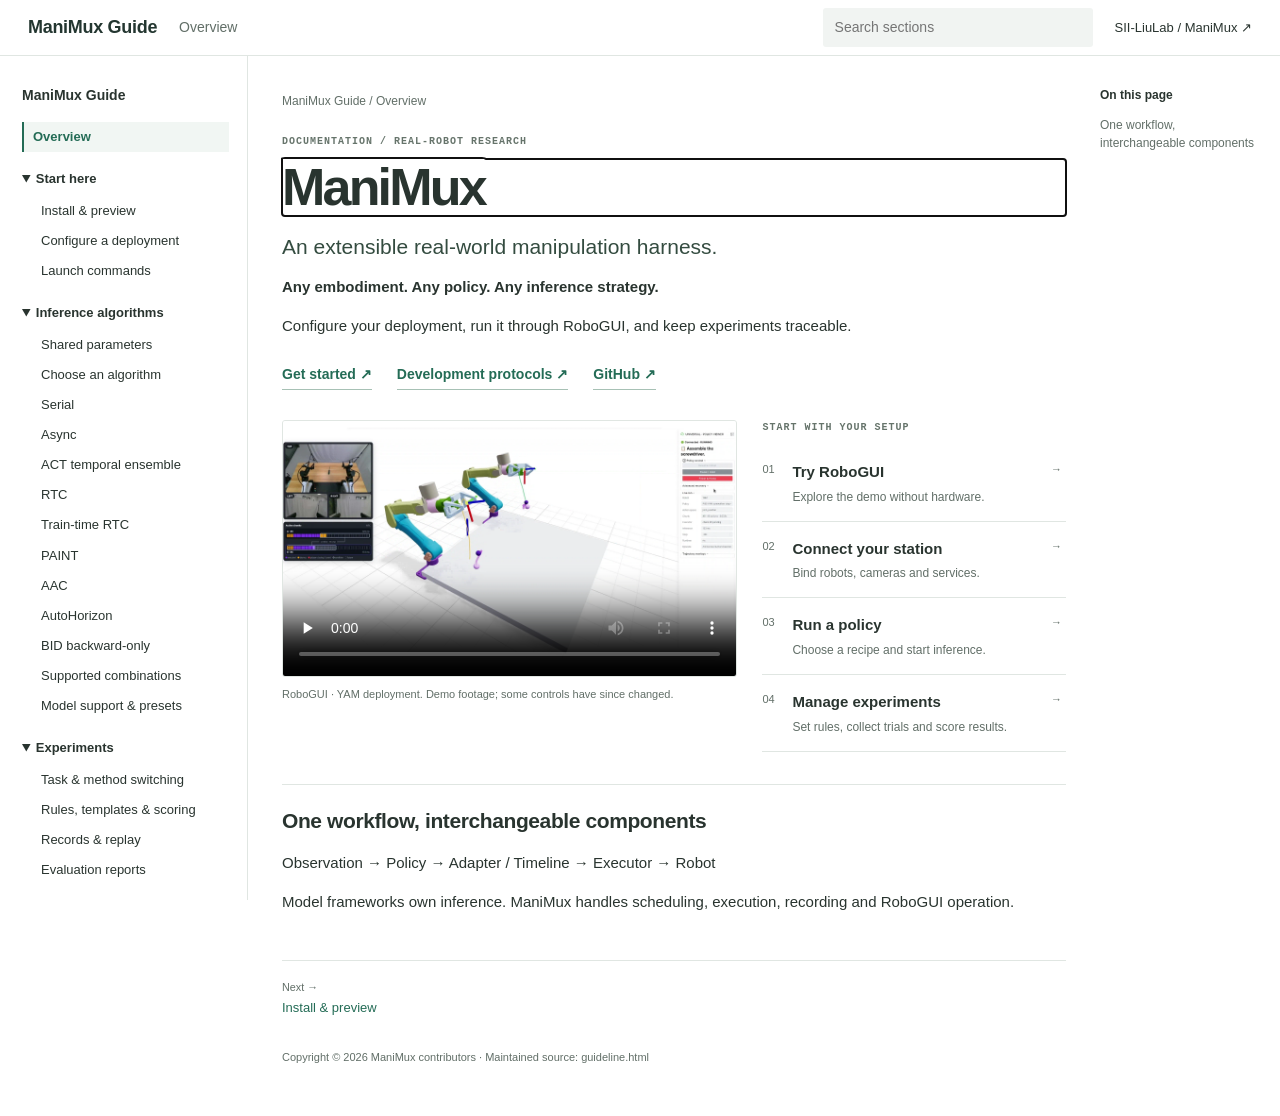
<file: guideline.html>
<!doctype html>
<html lang="en"><head><meta charset="utf-8"><meta name="viewport" content="width=device-width,initial-scale=1">
<meta name="description" content="ManiMux guide: deployment, inference algorithms and experiment rules."><title>ManiMux Guide</title><style>
:root{--ink:#29342f;--muted:#626f68;--accent:#246c56;--rule:#e0e6e2;--soft:#f5f7f6}
*{box-sizing:border-box}html{scroll-padding-top:80px}body{margin:0;background:#fff;color:var(--ink);font:15px/1.65 -apple-system,BlinkMacSystemFont,"Segoe UI",sans-serif}a{color:var(--accent);text-decoration:none}a:hover{text-decoration:underline;text-underline-offset:3px}a:focus-visible,button:focus-visible,input:focus-visible,summary:focus-visible{outline:2px solid var(--accent);outline-offset:3px}[hidden]{display:none!important}
.topbar{position:fixed;inset:0 0 auto;height:56px;background:white;border-bottom:1px solid var(--rule);z-index:30;display:flex;align-items:center;padding:0 28px;gap:22px}.brand{font-size:18px;letter-spacing:-.3px;font-weight:700;color:#233630;white-space:nowrap}.current{color:var(--muted);font-size:14px}.search-box{margin-left:auto;position:relative;width:270px}.search-box input{width:100%;padding:8px 12px;border:0;background:#f1f4f2;border-radius:3px;font:inherit;font-size:14px}.search-results{position:absolute;right:0;top:42px;width:420px;max-height:65vh;overflow:auto;background:#fff;border:1px solid var(--rule);box-shadow:0 8px 20px #142c191c}.search-results a{display:block;padding:12px 16px;border-bottom:1px solid var(--rule)}.search-results strong,.search-results small{display:block}.search-results small{color:var(--muted);font-size:12px;margin-top:3px}.search-results p{padding:10px 16px}.repo{font-size:13px;color:var(--ink);white-space:nowrap}
.layout{max-width:1450px;margin:auto;padding-top:56px;display:grid;grid-template-columns:248px minmax(0,1fr) 180px;gap:34px}.sidebar{position:sticky;top:56px;height:calc(100vh - 56px);overflow:auto;border-right:1px solid var(--rule);padding:28px 18px 28px 22px}.sidebar-title{font-weight:700;font-size:14px;margin-bottom:15px}.sidebar nav a{display:block;color:var(--ink);font-size:13px;padding:5px 9px;line-height:1.55;border-left:2px solid transparent}.sidebar nav a[aria-current="page"]{color:var(--accent);font-weight:650;border-left-color:var(--accent);background:#f1f6f3}.nav-group{margin:10px 0}.nav-group summary{font-weight:650;font-size:13px;cursor:pointer;padding:6px 0}.nav-group>div{padding-left:8px}.sidebar-tools{border-top:1px solid var(--rule);margin-top:20px;padding-top:14px}button{font:inherit;color:var(--accent);background:white;border:1px solid var(--rule);padding:5px 10px;border-radius:3px;cursor:pointer;font-size:12px}
main{min-width:0;padding:36px 0 50px}.breadcrumb{font-size:12px;color:var(--muted);margin-bottom:22px}.guide-page h2{font-size:30px;line-height:1.25;letter-spacing:-.8px;margin:0 0 26px;font-weight:650}.guide-page h3{font-size:21px;line-height:1.35;font-weight:650;letter-spacing:-.4px;border-top:1px solid var(--rule);padding-top:22px;margin:32px 0 16px}.guide-page p{margin:14px 0}.guide-page a{border-bottom:1px solid #c7d8ce}.table-wrap{overflow:auto;margin:22px 0}table{width:100%;border-collapse:collapse;font-size:13px;line-height:1.6;border:1px solid var(--rule)}td,th{border-bottom:1px solid var(--rule);padding:11px 13px;text-align:left;vertical-align:top}th{background:#f7f9f8;font-weight:650}td:first-child{min-width:115px}code{font:12px/1.65 "SFMono-Regular",Consolas,monospace;background:var(--soft);border-radius:2px;padding:2px 4px;overflow-wrap:anywhere}pre{position:relative;overflow:auto;background:var(--soft);padding:19px 18px;margin:20px 0;border-radius:3px}pre code{padding:0;white-space:pre;overflow-wrap:normal}pre .copy{position:absolute;right:6px;top:6px;background:#fff;font-size:11px;padding:2px 7px}.guide-page details{padding:12px 16px;border:1px solid var(--rule);border-radius:3px;margin:22px 0}.guide-page summary{cursor:pointer;font-weight:650;color:var(--accent)}li{margin:7px 0}.kicker{font:600 10px/1.5 "SFMono-Regular",Consolas,monospace;letter-spacing:1px;color:#66746b;text-transform:uppercase}.overview h1{font-size:52px;line-height:1.1;letter-spacing:-2.8px;margin:10px 0 16px;font-weight:650}.overview .lead{font-size:21px;line-height:1.4;color:#344c40}.quicklinks{display:flex;gap:25px;flex-wrap:wrap;margin:24px 0 30px;font-size:14px;font-weight:650}.quicklinks a{border-bottom:1px solid #a7c1b5;padding-bottom:3px}.overview-grid{display:grid;grid-template-columns:minmax(0,1.5fr) minmax(200px,1fr);gap:25px;align-items:start}.overview-grid figure{margin:0}video{display:block;width:100%;border:1px solid var(--rule);border-radius:3px;background:var(--soft)}figcaption{font-size:11px;color:var(--muted);margin-top:8px}.start-links>a{display:grid;grid-template-columns:20px 1fr 15px;gap:10px;padding:15px 0;border-bottom:1px solid var(--rule);color:var(--ink)}.start-links .kicker{padding-bottom:10px}.start-links small{display:block;font-size:12px;line-height:1.5;color:var(--muted);margin-top:3px}.start-links span{font-size:11px;color:var(--muted)}.toc{position:sticky;top:86px;align-self:start;padding-right:18px;font-size:12px}.toc-title{font-weight:650;margin-bottom:10px}.toc a{display:block;color:var(--muted);margin:8px 0;line-height:1.5}.page-footer{margin-top:45px;padding-top:18px;border-top:1px solid var(--rule);display:flex;justify-content:space-between;gap:20px;font-size:13px}.page-footer a{display:flex;flex-direction:column;max-width:48%}.page-footer small{color:var(--muted)}.copyright{color:var(--muted);font-size:11px;margin-top:30px}.menu-button{display:none;border:0;font-size:22px;padding:0}.backdrop{display:none}.skip{position:fixed;top:-60px;left:16px;z-index:100;background:white;padding:8px}.skip:focus{top:6px}
@media(min-width:1500px){.layout{gap:42px}}@media(max-width:1150px){.layout{grid-template-columns:232px minmax(0,1fr);gap:28px;padding-right:26px}.toc{display:none}.overview-grid{grid-template-columns:1fr}.search-box{width:225px}.current{display:none}}@media(max-width:760px){.topbar{padding:0 16px;gap:15px}.repo{display:none}.brand{font-size:16px}.menu-button{display:block}.search-box{width:min(45vw,250px)}.search-results{width:min(90vw,420px)}.layout{display:block;padding:76px 22px 0}.sidebar{position:fixed;top:56px;left:0;width:270px;z-index:25;background:white;transform:translateX(-100%);transition:transform .15s ease}.nav-open .sidebar{transform:translateX(0)}.nav-open .backdrop{display:block;position:fixed;inset:56px 0 0;background:#0005;z-index:20}main{padding-top:10px}.overview h1{font-size:44px}.guide-page h2{font-size:27px}.overview-grid{grid-template-columns:1fr}.breadcrumb{margin-bottom:18px}}@media print{.topbar,.sidebar,.toc,.page-footer,.copy,.breadcrumb,.backdrop{display:none!important}.layout{display:block;padding:0;max-width:none}main{padding:0}.guide-page{display:block!important;break-before:page}.guide-page.overview{break-before:auto}body{font-size:11px}table{font-size:10px}pre code{white-space:pre-wrap;font-size:10px}video{display:none}.guide-page h2,.guide-page h3{break-after:avoid}tr{break-inside:avoid}.table-wrap{overflow:visible}.copyright{display:none}}
</style></head>
<body><a class="skip" href="#overview">Skip to content</a>
<header class="topbar"><button class="menu-button" id="menu" aria-label="Toggle navigation" aria-expanded="false" aria-controls="sidebar">☰</button><a class="brand" href="#overview">ManiMux Guide</a><span class="current" id="current-title">Overview</span><div class="search-box"><input id="guide-search" type="search" placeholder="Search sections" aria-label="Search guide" autocomplete="off"><div id="search-results" class="search-results" hidden></div></div><a class="repo" href="https://github.com/SII-LiuLab/manimux">SII-LiuLab / ManiMux ↗</a></header>
<div id="backdrop" class="backdrop"></div><div class="layout"><aside class="sidebar" id="sidebar"><div class="sidebar-title">ManiMux Guide</div><nav aria-label="Guide sections"><a href="#overview" data-page="overview">Overview</a><details class="nav-group" open><summary>Start here</summary><div><a href="#install" data-page="install">Install &amp; preview</a><a href="#configuration" data-page="configuration">Configure a deployment</a><a href="#launch" data-page="launch">Launch commands</a></div></details><details class="nav-group" open><summary>Inference algorithms</summary><div><a href="#shared-parameters" data-page="shared-parameters">Shared parameters</a><a href="#algorithms" data-page="algorithms">Choose an algorithm</a><a href="#serial" data-page="serial">Serial</a><a href="#async" data-page="async">Async</a><a href="#act-temporal-ensemble" data-page="act-temporal-ensemble">ACT temporal ensemble</a><a href="#rtc" data-page="rtc">RTC</a><a href="#train-time-rtc" data-page="train-time-rtc">Train-time RTC</a><a href="#paint" data-page="paint">PAINT</a><a href="#aac" data-page="aac">AAC</a><a href="#autohorizon" data-page="autohorizon">AutoHorizon</a><a href="#bid-backward" data-page="bid-backward">BID backward-only</a><a href="#optional-algorithm-composition" data-page="optional-algorithm-composition">Supported combinations</a><a href="#support" data-page="support">Model support &amp; presets</a></div></details><details class="nav-group" open><summary>Experiments</summary><div><a href="#experiment-lists" data-page="experiment-lists">Task &amp; method switching</a><a href="#experiments" data-page="experiments">Rules, templates &amp; scoring</a><a href="#records" data-page="records">Records &amp; replay</a><a href="#reports" data-page="reports">Evaluation reports</a></div></details><details class="nav-group" open><summary>Development</summary><div><a href="#agent-references" data-page="agent-references">Work with your agent</a><a href="#troubleshooting" data-page="troubleshooting">Troubleshooting</a></div></details></nav><div class="sidebar-tools"><button id="print">Print entire guide / PDF</button></div></aside>
<main id="content"><div class="breadcrumb" id="breadcrumb">ManiMux Guide / Overview</div><section aria-labelledby="overview" class="guide-page overview" data-page-id="overview" data-title="Overview">
<div class="kicker">Documentation / Real-robot research</div>
<h1 id="overview">ManiMux</h1>
<p class="lead">An extensible real-world manipulation harness.</p>
<p><strong>Any embodiment. Any policy. Any inference strategy.</strong></p>
<p>Configure your deployment, run it through RoboGUI, and keep experiments traceable.</p>
<div class="quicklinks"><a href="#install">Get started ↗</a><a href="#agent-references">Development protocols ↗</a><a href="https://github.com/SII-LiuLab/manimux">GitHub ↗</a></div>
<div class="overview-grid"><figure><video aria-label="RoboGUI demonstration with a YAM robot" controls="" playsinline="" poster="assets/manimux-robogui-demo.webp" preload="none"><source src="assets/manimux_2026-09-05_23-17-35-00.00.03.144-00.00.34.914-seg1-00.00.02.596-00.00.34.966.mp4" type="video/mp4"/></video><figcaption>RoboGUI · YAM deployment. Demo footage; some controls have since changed.</figcaption></figure>
<div class="start-links"><div class="kicker">Start with your setup</div>
<a href="#install"><span>01</span><div><strong>Try RoboGUI</strong><small>Explore the demo without hardware.</small></div><span>→</span></a>
<a href="#configuration"><span>02</span><div><strong>Connect your station</strong><small>Bind robots, cameras and services.</small></div><span>→</span></a>
<a href="#launch"><span>03</span><div><strong>Run a policy</strong><small>Choose a recipe and start inference.</small></div><span>→</span></a>
<a href="#experiments"><span>04</span><div><strong>Manage experiments</strong><small>Set rules, collect trials and score results.</small></div><span>→</span></a>
</div></div>
<h3 id="workflow">One workflow, interchangeable components</h3>
<p>Observation → Policy → Adapter / Timeline → Executor → Robot</p>
<p>Model frameworks own inference. ManiMux handles scheduling, execution, recording and RoboGUI operation.</p>
</section>
<section aria-labelledby="install" class="guide-page" data-page-id="install" data-title="Install &amp; preview" hidden=""><h2 id="install">Install</h2>
<p>Run commands from the repository root. Python 3.11/3.12 are supported.</p>
<pre><code class="language-bash">uv sync --dev
uv run manimux-robogui --robot yam --demo --host 127.0.0.1 --port 8086
</code></pre>
<p>Open <code>http://127.0.0.1:8086</code>. This demo does not connect hardware.
Use <code>--robot piper</code> or <code>--robot aloha</code> for the corresponding asset preview.</p>
<table>
<thead>
<tr>
<th>Environment</th>
<th>Owns</th>
</tr>
</thead>
<tbody>
<tr>
<td>Root <code>.venv/</code></td>
<td>Core development and offline RoboGUI</td>
</tr>
<tr>
<td><code>envs/yam/.venv/</code></td>
<td>YAM SDK, cameras, runtime and RoboGUI</td>
</tr>
<tr>
<td>Model environment</td>
<td>JAX/PyTorch, weights and the XPolicyLab policy server</td>
</tr>
</tbody>
</table>
<p>For an existing hardware environment, install the current checkout explicitly:</p>
<pre><code class="language-bash">uv pip install --python envs/yam/.venv/bin/python -e '.[replay,realsense,xpolicylab]'
</code></pre>
<p>This does not install the robot SDK or create the model environment. Follow the
<a href=".agents/skills/manimux-station-setup/references/station.md">station setup reference</a>
and the selected <a href="#support">model runbook</a>. Do not run root <code>uv sync</code> against an
independent hardware/model environment; it can remove dependencies absent from the root lockfile.</p>
</section>
<section aria-labelledby="configuration" class="guide-page" data-page-id="configuration" data-title="Configure a deployment" hidden=""><h2 id="configuration">Configuration</h2>
<p>One experiment YAML selects the deployment. Keep common settings in their owning component YAML
and reference them with <code>config:</code>.</p>
<table>
<thead>
<tr>
<th>Setting</th>
<th>Edit here</th>
</tr>
</thead>
<tbody>
<tr>
<td>Task prompt, output, step budget</td>
<td>Experiment <code>run</code></td>
</tr>
<tr>
<td>Layout IDs / repeats / reference requirement</td>
<td><code>run.experiment_template</code></td>
</tr>
<tr>
<td>Scoring rules</td>
<td><code>evaluation.config</code> → rubric YAML</td>
</tr>
<tr>
<td>CAN/IP, camera serials, service endpoints, local paths</td>
<td><code>manimux/configs/local/station.yaml</code></td>
</tr>
<tr>
<td>Robot assembly, control frequency</td>
<td><code>robot.config</code>, <code>robot.control_hz</code></td>
</tr>
<tr>
<td>Geometry, joint order, TCP and limits</td>
<td>Embodiment / control profile YAML</td>
</tr>
<tr>
<td>Camera FPS, resolution and exposure</td>
<td><code>camera_server.config</code> → camera-set YAML</td>
</tr>
<tr>
<td>Model camera mapping and action conversion</td>
<td><code>policy.adapter</code></td>
</tr>
<tr>
<td>Model action interval and horizon</td>
<td><code>policy.action_dt_s</code>, <code>policy.horizon_policy_steps</code></td>
</tr>
<tr>
<td>Checkpoint, normalization, sampler steps and seed</td>
<td><code>policy_server.config</code> → model recipe</td>
</tr>
<tr>
<td>Scheduling / chunk handoff</td>
<td><code>inference</code> or its referenced YAML</td>
</tr>
<tr>
<td>Command generation</td>
<td><code>executor</code> — current team experiments use <code>type: direct</code></td>
</tr>
</tbody>
</table>
<p><strong>Station setup:</strong> copy <a href="manimux/configs/local/yam_example.yaml">yam_example.yaml</a> to
<code>station.yaml</code> only if a private station file does not already exist. Fill actual CAN
interfaces, camera serials, endpoints and checkpoint roots. Preserve component names.</p>
<p><code>config:</code> paths resolve relative to the containing YAML; mappings merge and lists replace.
Experiment <code>run.output_dir</code> is relative to the launch directory. Station-local paths resolve
relative to the station file; <code>paths.output_dir</code> can override the recording directory.</p>
<p>Use the same <code>--local PATH</code> on entry points that support station binding. Pi05, camera and runtime
support it; RoboGUI network options remain separate. A model launcher taking only <code>--config</code>
must use the recipe paired with the experiment. See <a href=".agents/skills/manimux-station-setup/references/station.md#scope-and-remaining-independent-entry-points">entry-point scope</a>.</p>
<p><strong>Before launch, inspect the resolved config without connecting hardware:</strong></p>
<pre><code class="language-bash">envs/yam/.venv/bin/python - &lt;&lt;'PY'
from manimux.cli import load_config
cfg = load_config('manimux/configs/experiments/coin/pi05/yam_pi05_rtc_joint_step50000.yaml')
for key in ('run', 'policy', 'inference', 'executor', 'evaluation'):
    print(key, cfg[key])
PY
</code></pre>
<p>Edit YAML before loading the experiment. Restart the affected process after changes;
editing a file does not hot-reload a running deployment.</p>
</section>
<section aria-labelledby="launch" class="guide-page" data-page-id="launch" data-title="Launch commands" hidden=""><h2 id="launch">Launch</h2>
<p><strong>Complete Pi05 coin / YAM example.</strong> Requires installed hardware/model environments,
the checkpoint selected by the recipe, and a configured station. Run from the repository
root in four terminals, using the same experiment in cameras, model and runtime.</p>
<h3 id="1-camera-service">1 · Camera service</h3>
<pre><code class="language-bash">envs/yam/.venv/bin/python -m manimux.servers.camera.server \
  --experiment manimux/configs/experiments/coin/pi05/yam_pi05_rtc_joint_step50000.yaml
</code></pre>
<h3 id="2-robogui">2 · RoboGUI</h3>
<pre><code class="language-bash">envs/yam/.venv/bin/python -m manimux.robogui.dashboard \
  --robot yam --host 127.0.0.1 --port 8086
</code></pre>
<h3 id="3-pi05-model-service">3 · Pi05 model service</h3>
<pre><code class="language-bash">XPolicyLab/policy/Pi_05/openpi/.venv/bin/python -m manimux.servers.pi05 \
  --experiment manimux/configs/experiments/coin/pi05/yam_pi05_rtc_joint_step50000.yaml
</code></pre>
<h3 id="4-runtime">4 · Runtime</h3>
<pre><code class="language-bash">envs/yam/.venv/bin/python -m manimux serve \
  --config manimux/configs/experiments/coin/pi05/yam_pi05_rtc_joint_step50000.yaml
</code></pre>
<p>Open <code>http://127.0.0.1:8086</code>. <code>serve</code> waits for GUI preparation; it does not launch the other
three services. <strong>Prepare can connect hardware and move to the configured start pose.</strong>
Use <strong>Prepare → adjust layout → Activate Warmup → Start rollout → Finish</strong>.</p><p>Recovery controls follow the connected runtime's declared capabilities and arm selections. When idle Home is available, <strong>Finish rollout</strong> does not home; use <strong>Return Home</strong>, which applies to all configured arms. Otherwise Finish preserves the experiment's <code>home_on_close</code>. Drag and Release finish an active rollout without homing. Tianji Release offers continuous or five-second cooperative hand-guiding when declared; loss of the recovery lease cancels it.</p><p>Pack-plate deployments select <code>tianji_taccap_pack_plate.yaml</code> for the saved <code>pack_plate_start</code> Home. Update older bound configurations and restart the runtime to load a changed assembly.</p><p>
Warmup is explicit when <code>run.warmup_before_start: true</code>; otherwise go directly to Start. Follow the selected Finish/Home behavior before
stopping runtime, then stop model, camera and GUI processes.</p>
<p>For another method, use its YAML in all experiment-aware commands. For another model,
replace terminal 3 with that model's environment and launcher; do not reuse Pi05's interpreter.</p>
<details><summary>Other model-server command forms</summary>
<p>These forms use explicit placeholders: resolve <code>MM_MODEL_PY</code>, <code>MM_RECIPE</code> and <code>MM_EXPERIMENT</code>
from the chosen deployment. They are not additional services to run alongside Pi05.</p>
<pre><code class="language-bash"># XR1: matching standalone model recipe
"$MM_MODEL_PY" -m manimux.servers.xr1 --config "$MM_RECIPE"

# LingBot: shared XPolicyLab server, matching model recipe
"$MM_MODEL_PY" XPolicyLab/setup_policy_server.py --config-path "$MM_RECIPE"

# DP: recipe selected from the experiment
"$MM_MODEL_PY" -m manimux.servers.dp --experiment "$MM_EXPERIMENT"

# OpenWAM: matching standalone model recipe
"$MM_MODEL_PY" -m manimux.servers.openwam --config "$MM_RECIPE"
</code></pre>
</details>
</section>
<section aria-labelledby="shared-parameters" class="guide-page" data-page-id="shared-parameters" data-title="Shared parameters" hidden=""><h2 id="shared-parameters">Shared parameters</h2>
<p>Use this guide to configure Serial, asynchronous chunking, RTC, ACT temporal
ensembling, AAC, PAINT, AutoHorizon and backward-only BID, including their supported
combinations. Start from an experiment that already works with your robot and policy;
keep its checkpoint, cameras, action representation and executor settings.</p>
<h3 id="configure-an-experiment">Configure an experiment</h3>
<p>Set <code>inference.algorithm</code> and <code>inference.inference_schedule</code> explicitly. The examples
below replace the experiment's entire <code>inference</code> section unless described as overrides.
They assume a model horizon <strong>H = 50</strong>; adjust the example windows for your model's
actual H. Do not shorten <code>policy.horizon_policy_steps</code> to change how long a chunk executes.</p>
<p>You can instead load an <a href="manimux/configs/inference/README.md">inference preset</a>
and override its settings:</p>
<pre><code class="language-yaml">inference:
  config: ../../../inference/yam_act_serial.yaml
  algorithm: act_temporal_ensemble
  chunk_policy_steps: 8
</code></pre>
<p>This relative path is for an experiment under
<code>manimux/configs/experiments/&lt;task&gt;/&lt;model&gt;/</code>. <code>config</code> paths are relative to the
experiment YAML. Nested mappings merge; omitted fields remain inherited. Each
section loads one preset, without recursive <code>config</code> references.
When switching methods, remove incompatible inherited limits, triggers and blending.
Some presets contain only parameters, so select the algorithm explicitly.</p>
<p>The examples use <code>policy.action_decoding: inline</code> (the default). Verify that the
deployment's adapter and action format meet the compatibility requirements below
before enabling a combination. See <a href="#configuration">configuration</a> and
<a href="#support">deployment recipes</a> for the rest of the experiment and launch procedure.</p>
<h3 id="asyncsim-deployments">AsyncSim deployments</h3>
<p>Simulation experiments live under <code>manimux/configs/experiments/asyncsim/</code> and use AsyncSimRuntime, the shared policy worker, request scheduler and action timeline. Ordinary chunking selects <code>async</code> or <code>serial</code>; latency trimming uses <code>drop_infer_latency</code>. Use <code>robodojo_x5_dual.yaml</code> for RoboDojo geometry, separately from the physical X5 model.</p>
<p>Run the controller in <code>envs/arx_x5/.venv</code>, inference in the model's own environment, and simulation in the RoboDojo environment. The <a href=".agents/skills/manimux-inference/references/deployment/vpp2-arx-x5.md">VPP2 deployment reference</a> covers visible observation history and launch prerequisites. VPP2 uses default sampling, serial 25 Hz execution and a 24-action prefix. History does not receive simulator poses or execution metrics.</p>
<p>AsyncSimRuntime supports <code>multi_inflight</code> with a streaming-capable backend. Each result keeps its request's observation anchor and deadline; results newer than the accepted plan can be used even after another observation was uploaded. XR1 and OpenWAM X5 decoding preserve request context beyond their eight-entry fallback caches. Serial retains one outstanding request and waits for the execution prefix to finish. Inline IK still uses the controller thread.</p>
<p>Select <code>robodojo_xr1_insert_tubes_default_multi_inflight.yaml</code> for default XR1 sampling with continuous observation uploads capped at 25 Hz, 30 action rows at 40 ms each, and <code>drop_infer_latency</code> on the simulation clock. The existing <code>robodojo_xr1_insert_tubes_default_serial.yaml</code> keeps serial execution from row zero. With the model and simulator already running, launch from the AsyncSim workspace root:</p>
<pre><code class="language-bash">PYTHONPATH=.:manimux manimux/envs/arx_x5/.venv/bin/python scripts/run_async_benchmark.py \
  --experiment manimux/manimux/configs/experiments/asyncsim/robodojo_xr1_insert_tubes_default_multi_inflight.yaml \
  --local manimux/manimux/configs/local/asyncsim_xr1.example.yaml \
  --task insert_tubes --policy Xiaomi_Robotics_1 \
  --checkpoint HF-RoboDojo-sim-arx_x5-ee-0-35efbc7 \
  --profile async_config/profiles/manimux_xr1_zero_delay.yml --seeds 1 \
  --timeout 900 --output async_eval_result/xr1_insert_tubes_default_multi_inflight</code></pre>
<p>AsyncSim deployments use one environment and one policy service per simulator. Multi-inflight scheduling remains available within that controller; it does not batch multiple environments.</p>
<h3 id="request-schedules-and-triggers">Request schedules and triggers</h3>
<table>
<thead>
<tr>
<th><code>inference_schedule</code></th>
<th>When a new request may start</th>
</tr>
</thead>
<tbody>
<tr>
<td><code>serial</code></td>
<td>After the selected execution prefix finishes and the preceding response or error is processed. The robot holds its last command while waiting for inference.</td>
</tr>
<tr>
<td><code>single_inflight</code></td>
<td>After the preceding response or error is processed, including process decoding when enabled; the current chunk may still be executing.</td>
</tr>
<tr>
<td><code>deadline</code></td>
<td>First request immediately when its trigger permits; later requests only after the preceding request's <code>policy.timeout_s</code> deadline, even if its reply arrived earlier. See the algorithm-specific resolutions above.</td>
</tr>
<tr>
<td><code>multi_inflight</code></td>
<td>Before earlier replies arrive, subject to the observation-rate cap, trigger and algorithm readiness.</td>
</tr>
</tbody>
</table>
<p>Serial waits for scheduled execution time, not measured arrival at the target.
Reaching <code>policy.timeout_s</code> alone does not release a single-inflight request; the
client must return a response or error. It also does not cancel a remote model call.</p>
<table>
<thead>
<tr>
<th><code>request_trigger</code></th>
<th>Applies to</th>
<th>Behavior</th>
</tr>
</thead>
<tbody>
<tr>
<td><code>refill</code></td>
<td>Asynchronous ordinary chunking, BID, AAC and AutoHorizon</td>
<td>Submit when remaining prepared action time is <strong>strictly below</strong> <code>refill_threshold_s</code>. Default for these algorithms, including multi-inflight.</td>
</tr>
<tr>
<td><code>continuous</code></td>
<td>The same asynchronous algorithms</td>
<td>Submit without checking remaining action time. Schedule and rate limits still apply.</td>
</tr>
<tr>
<td><code>algorithm</code></td>
<td>All serial configurations, RTC, PAINT and standalone ACT</td>
<td>Use the selected algorithm's execution/query timing. Default and required for these cases.</td>
</tr>
</tbody>
</table>
<p>With <code>multi_inflight</code>, the server runs one model call at a time and replaces its
waiting observation with the newest available one. It starts another call when a
fresh observation is available; this is not parallel model execution. RTC/PAINT
execution windows and ACT query intervals still limit submissions.</p>
<h3 id="time-rate-and-handoff-parameters">Time, rate and handoff parameters</h3>
<table>
<thead>
<tr>
<th>Parameter</th>
<th>Default</th>
<th>Usage</th>
</tr>
</thead>
<tbody>
<tr>
<td><code>policy.action_dt_s</code></td>
<td>Required</td>
<td>Seconds per model action row, unless <code>trajectory_duration_s</code> overrides it. Keep the checkpoint's interval.</td>
</tr>
<tr>
<td><code>policy.horizon_policy_steps</code></td>
<td>Required</td>
<td>Full predicted horizon H, not an execution limit.</td>
</tr>
<tr>
<td><code>inference.refill_threshold_s</code></td>
<td><code>0.4</code></td>
<td>Seconds of remaining actions at which refill becomes eligible; <code>0.1</code> means 100 ms. Use a positive value. Zero prevents refill even with an empty timeline.</td>
</tr>
<tr>
<td><code>inference.observation_hz</code></td>
<td><code>null</code></td>
<td>Maximum request submission rate. A finite positive value is required for multi-inflight; other schedules may also use it. It does not change camera FPS or robot control rate.</td>
</tr>
<tr>
<td><code>policy.timeout_s</code></td>
<td><code>1.0</code></td>
<td>Runtime request deadline, in seconds; also sets the resubmission deadline for actual deadline scheduling.</td>
</tr>
<tr>
<td><code>policy.options.request_timeout_s</code></td>
<td><code>policy.timeout_s</code> for <code>xpolicylab_ws</code></td>
<td>Client transport timeout, distinct from the runtime deadline.</td>
</tr>
<tr>
<td><code>inference.max_plan_age_s</code></td>
<td><code>1.0</code></td>
<td>Maximum observation-to-acceptance age of a plan, in seconds. Separate from the request deadline.</td>
</tr>
<tr>
<td><code>inference.action_start_mode</code></td>
<td><code>drop_infer_latency</code></td>
<td>Choose the playback clock described below.</td>
</tr>
<tr>
<td><code>inference.blend_policy_steps</code></td>
<td><code>2</code></td>
<td>Number of model action steps used for the handoff from the measured/last command to the new trajectory. <code>0</code> disables this blend. This is separate from ACT ensembling.</td>
</tr>
<tr>
<td><code>inference.handoff_skip_steps</code></td>
<td><code>0</code></td>
<td>Intentional action-row skip, not a latency estimate. Leave at zero for the combinations in this guide.</td>
</tr>
</tbody>
</table>
<p>Choose a refill threshold that leaves time for preparation, transport, inference
and decoding. Outside refill mode, only the default <code>0.4</code> is tolerated and ignored;
other explicit values, including <code>null</code>, are rejected. If a preset supplies another
value, use a different preset or override it to <code>0.4</code> when changing triggers.</p>
<p><code>first_step_when_ready</code> starts row zero when the result is accepted. Use it for the
serial examples below. <code>drop_infer_latency</code> keeps the observation-based action
clock and discards source rows whose times have passed before acceptance. Use it
for the asynchronous examples. Neither setting changes the recorded observation
timestamp. A late reply can have too few usable rows and be rejected.</p>
<h3 id="meaning-of-chunk_policy_steps">Meaning of <code>chunk_policy_steps</code></h3>
<p>Step counts are <strong>model action rows</strong>, not control-loop ticks. The row interval dt
is normally <code>policy.action_dt_s</code>. If <code>policy.trajectory_duration_s</code> is set, it
overrides dt with <code>trajectory_duration_s / (H - 1)</code>.</p>
<p>K rows span <code>(K - 1) * dt</code> between their first and last targets. Ordinary serial,
serial ACT and BID additionally hold the last row for one interval, giving K * dt
for K usable rows. AAC/AutoHorizon do not add that interval. Thus 12 rows at 30 Hz
span about 0.367 s, or 0.4 s with the last-row hold; the control-loop rate does not
change these times.</p>
<table>
<thead>
<tr>
<th>Algorithm</th>
<th>Meaning of <code>chunk_policy_steps</code></th>
<th>Valid setting / omitted value</th>
</tr>
</thead>
<tbody>
<tr>
<td>Ordinary chunking</td>
<td>Maximum source prefix; asynchronous latency trimming can shorten it further</td>
<td>Integer 2 through H; omitted/null leaves <code>max_chunk_policy_steps</code> in control, whose default is null (full horizon)</td>
</tr>
<tr>
<td>RTC</td>
<td>Minimum execution window used to time the next request, adjusted for predicted delay; execution continues during inference</td>
<td>Positive integer up to H; omitted uses <code>rtc.min_execute_policy_steps</code>, default roughly H/2</td>
</tr>
<tr>
<td>PAINT</td>
<td>Source-action window that triggers the next request; execution continues during inference</td>
<td>K must satisfy <code>d &lt;= K &lt;= H - d</code>; omitted uses <code>paint.execution_policy_steps</code>, default 10</td>
</tr>
<tr>
<td>ACT, asynchronous</td>
<td>Interval between eligible queries</td>
<td>Integer 1 through H−1; omitted uses <code>temporal_ensemble.query_interval_policy_steps</code>, default 1</td>
</tr>
<tr>
<td>ACT, serial</td>
<td>Execution prefix K</td>
<td>Integer 1 through H; omitted/null executes H</td>
</tr>
<tr>
<td>BID, fixed horizon</td>
<td>Up to K future rows after alignment; fewer if the prediction ends earlier</td>
<td>Integer 1 through H−1; omitted uses <code>bid.replan_policy_steps</code>, default 5</td>
</tr>
<tr>
<td>AAC, AutoHorizon, BID + AAC horizon</td>
<td>Chosen adaptively for each prediction</td>
<td>Omit this field</td>
</tr>
</tbody>
</table>
<p>Use either <code>chunk_policy_steps</code> or its method-specific counterpart. Conflicting
values are rejected; setting <code>chunk_policy_steps: null</code> does not clear an inherited
counterpart. Remove/reset that field too. Do not carry <code>max_chunk_policy_steps</code> into
a specialized method.</p>
<h3 id="related-deployment-controls">Related deployment controls</h3>
<table><thead><tr><th>Parameter</th><th>Meaning</th><th>Usage</th></tr></thead><tbody>
<tr>
<td><code>policy_server.num_steps</code></td>
<td>Sampler iterations for Pi05/XR1</td>
<td>More iterations cost compute; key names differ by model recipe</td>
</tr>
<tr>
<td><code>policy_server.inference_seed</code></td>
<td>Sampling seed where supported</td>
<td>Freeze for a controlled comparison; follow that backend's RESET behavior</td>
</tr>
<tr>
<td><code>robot.control_hz</code></td>
<td>Commands per second</td>
<td>Independent of camera FPS and model action rate</td>
</tr>
<tr>
<td><code>run.max_control_steps</code></td>
<td>Control-step budget</td>
<td>A step limit, not a precisely measured wall-clock task timeout</td>
</tr>
<tr>
<td><code>run.warmup_before_start</code></td>
<td>Show Activate Warmup after Prepare; Start drains warmup and resets the backend</td>
<td>Separates cold compilation from trial operation</td>
</tr>
</tbody></table>
</section>
<section aria-labelledby="algorithms" class="guide-page" data-page-id="algorithms" data-title="Choose an algorithm" hidden=""><h2 id="algorithms">Algorithms</h2>
<table>
<thead>
<tr>
<th>Method / <code>inference.algorithm</code></th>
<th>Execution</th>
<th>Main controls</th>
<th>Requires model hook</th>
</tr>
</thead>
<tbody>
<tr>
<td><a href="#serial">Serial</a> / <code>serial</code></td>
<td>Infer after the selected prefix ends; hold while waiting</td>
<td>K</td>
<td>Default sampling</td>
</tr>
<tr>
<td><a href="#async">Async</a> / <code>async</code></td>
<td>Infer while the current prefix executes</td>
<td>K, refill threshold</td>
<td>Default sampling</td>
</tr>
<tr>
<td><a href="#act-temporal-ensemble">ACT</a> / <code>act_temporal_ensemble</code></td>
<td>Combine overlapping predictions at the same action time</td>
<td>Query interval or serial prefix, coefficient</td>
<td>Default sampling</td>
</tr>
<tr>
<td><a href="#rtc">RTC</a> / <code>rtc</code></td>
<td>Condition the new chunk on the old trajectory during inference</td>
<td>Minimum execution, delay forecast, beta</td>
<td>RTC</td>
</tr>
<tr>
<td><a href="#paint">PAINT</a> / <code>paint</code></td>
<td>Prefix-conditioned generation with an explicit predicted delay</td>
<td>Execution trigger, delay forecast</td>
<td>PAINT</td>
</tr>
<tr>
<td><a href="#aac">AAC</a> / <code>aac</code></td>
<td>Sample candidates, select a chunk and adaptive length</td>
<td>Samples, motion threshold, selector, stats</td>
<td>AAC</td>
</tr>
<tr>
<td><a href="#autohorizon">AutoHorizon</a> / <code>autohorizon</code></td>
<td>Attention-selected execution length</td>
<td>Fixed upstream attention rule</td>
<td>AutoHorizon</td>
</tr>
<tr><td><a href="#bid-backward">BID backward-only</a> / <code>bid_backward</code></td><td>Select a candidate consistent with the previous accepted prediction</td><td>Samples, decay, fixed or AAC horizon</td><td>AAC candidate sampling</td></tr>
</tbody>
</table>
<p>ACT here is temporal ensembling, not the ACT policy architecture. <code>algorithm: manimux</code>
is removed; use <code>async</code>. Executors are configured separately.</p>
<h3 id="compatibility">Compatibility</h3>
<p>“Yes” means a supported built-in runtime combination, subject to the requirements
below; “—” means unsupported. ACT means temporal ensembling, not an ACT policy checkpoint.</p>
<table>
<thead>
<tr>
<th>Base algorithm</th>
<th><code>serial</code></th>
<th><code>single_inflight</code></th>
<th><code>deadline</code></th>
<th><code>multi_inflight</code></th>
<th>Add ACT ensembling</th>
</tr>
</thead>
<tbody>
<tr>
<td>Ordinary chunking: <code>serial</code> / <code>async</code></td>
<td>Yes</td>
<td>Yes</td>
<td>Yes</td>
<td>Yes</td>
<td>Select <code>act_temporal_ensemble</code> instead</td>
</tr>
<tr>
<td><code>act_temporal_ensemble</code></td>
<td>Yes</td>
<td>Yes</td>
<td>Resolves to <code>single_inflight</code></td>
<td>Yes</td>
<td>Already enabled</td>
</tr>
<tr>
<td><code>rtc</code></td>
<td>—</td>
<td>Yes</td>
<td>Resolves to <code>single_inflight</code></td>
<td>Yes</td>
<td>Yes</td>
</tr>
<tr>
<td><code>paint</code></td>
<td>—</td>
<td>Yes</td>
<td>Resolves to <code>single_inflight</code></td>
<td>Yes</td>
<td>Yes</td>
</tr>
<tr>
<td><code>aac</code></td>
<td>Yes</td>
<td>Yes</td>
<td>Resolves to <code>serial</code></td>
<td>Yes</td>
<td>Yes</td>
</tr>
<tr>
<td><code>autohorizon</code></td>
<td>Yes</td>
<td>Yes</td>
<td>Resolves to <code>serial</code></td>
<td>Yes</td>
<td>Yes</td>
</tr>
<tr>
<td><code>bid_backward</code></td>
<td>Yes</td>
<td>Yes</td>
<td>Yes</td>
<td>Yes</td>
<td>Yes</td>
</tr>
<tr>
<td><code>bid_backward</code> + AAC horizon</td>
<td>Yes</td>
<td>Yes</td>
<td>Yes</td>
<td>Yes</td>
<td>Yes</td>
</tr>
</tbody>
</table>
<p>The <code>deadline</code> resolutions also apply with ACT enabled. The final column adds ACT
to the base method under each of its supported schedules; it does not enable other
pairs such as RTC + PAINT.</p>
<h4 id="policy-and-decoding-requirements">Policy and decoding requirements</h4>
<ul>
<li>Ordinary chunking and standalone ACT use the policy's default sampling mode.
  RTC, PAINT, AAC and AutoHorizon require the corresponding advertised sampling mode
  (<code>rtc</code>, <code>paint</code>, <code>aac</code>, <code>autohorizon</code>). BID also requires <code>aac</code> candidate sampling.
  Adding ACT does not change the base algorithm's sampling requirement. Check the
  <a href=".agents/skills/manimux-inference/references/inference-matrix.md">model sampling matrix</a> and the running server's capabilities;
  a YAML setting cannot enable a missing model hook.</li>
<li>Process decoding supports ordinary <code>async</code>, <code>serial</code>, RTC and train-time RTC without ACT,
  using a compatible adapter and a non-streaming schedule. Serial preserves its complete
  selected prefix through inference and decoding. Multi-inflight requires inline decoding.</li>
<li>Multi-inflight requires a streaming-capable client/server and adapter. The supplied
  path uses <code>xpolicylab_ws</code>, ManiMux's streaming server, and
  <code>manimux.policy_adapter.joint:JointAdapter</code>. An upstream server without the
  <code>multi_inflight</code> capability cannot run these configurations.</li>
<li>BID, serial ACT, ACT added to another algorithm, and asynchronous AAC/AutoHorizon
  require complete absolute-joint trajectories with inline decoding. The supplied
  adapter is <code>JointAdapter</code>; do not pass delta-joint or end-effector actions directly
  to it. These combinations do not support dense IK or waypoint handoffs.</li>
<li>Asynchronous AAC, AAC + ACT, and BID + AAC require <code>policy.worker: xpolicylab_ws</code>.
  Every use of AAC, including BID + AAC, needs an explicit <code>robot.config</code> and
  matching dual-arm end-effector increment statistics.</li>
<li>Custom <code>inference.strategy</code> plugins do not support multi-inflight, continuous
  requests, serial ACT or ACT composition. A model recipe that needs its own history
  or decoding adapter cannot gain these combinations by replacing its adapter name.</li>
</ul>
</section>
<section aria-labelledby="serial" class="guide-page" data-page-id="serial" data-title="Serial" hidden=""><h2 id="serial">Serial</h2>
<pre><code class="language-yaml">inference:
  algorithm: serial
  inference_schedule: serial
  chunk_policy_steps: 12
  action_start_mode: first_step_when_ready
  blend_policy_steps: 0
</code></pre>
<p>Executes the selected prefix, including a full interval for its last row, before
observing and requesting again. Omit <code>chunk_policy_steps</code> to execute the full chunk.
<code>algorithm: serial</code> defaults to serial and requires that schedule.</p>
</section>
<section aria-labelledby="async" class="guide-page" data-page-id="async" data-title="Async" hidden=""><h2 id="async">Async</h2>
<pre><code class="language-yaml">inference:
  algorithm: async
  inference_schedule: single_inflight
  request_trigger: refill
  refill_threshold_s: 0.4
  action_start_mode: drop_infer_latency
  blend_policy_steps: 0
</code></pre>
<p>This uses the full available prediction and refills while actions are still executing.
Optionally add <code>chunk_policy_steps</code> to cap its source prefix. Change only
<code>inference_schedule</code> to <code>deadline</code> for deadline admission, or use the
<a href="#multi-inflight-and-continuous-requests">multi-inflight example</a> below.
The defaults are <code>async</code> and <code>deadline</code>. With only <code>inference_schedule: serial</code>,
the algorithm defaults to <code>serial</code>. The old <code>algorithm: manimux</code> selector is no longer accepted.</p>
</section>
<section aria-labelledby="act-temporal-ensemble" class="guide-page" data-page-id="act-temporal-ensemble" data-title="ACT temporal ensemble" hidden=""><h2 id="act-temporal-ensemble">ACT temporal ensemble</h2>
<pre><code class="language-yaml">inference:
  algorithm: act_temporal_ensemble
  inference_schedule: single_inflight
  chunk_policy_steps: 1
  action_start_mode: drop_infer_latency
  blend_policy_steps: 0
  temporal_ensemble:
    coefficient: 0.01
</code></pre>
<p><code>coefficient</code> must be non-negative: zero weights overlapping predictions equally;
positive values favor older contributing predictions. The default is <code>0.01</code>.
No <code>temporal_ensemble.enabled</code> flag is needed for this algorithm.</p>
<p>Standalone asynchronous ACT permits a positive <code>blend_policy_steps</code>, which adds a
separate handoff blend. Keep it zero to use only temporal ensembling.</p>
<h3 id="serial-act-with-a-configurable-execution-horizon">Serial ACT with a configurable execution horizon</h3>
<pre><code class="language-yaml">inference:
  algorithm: act_temporal_ensemble
  inference_schedule: serial
  chunk_policy_steps: 5
  action_start_mode: first_step_when_ready
  blend_policy_steps: 0
  temporal_ensemble:
    coefficient: 0.01
</code></pre>
<p>Full predictions contribute at their actual execution times, including inference
gaps. Set K below H to leave potential overlap; K = H or long gaps may leave only
the current prediction. <code>query_interval_policy_steps</code> is unused in serial mode.
Keep blending and handoff skip at zero.</p>
</section>
<section aria-labelledby="rtc" class="guide-page" data-page-id="rtc" data-title="RTC" hidden=""><h2 id="rtc">RTC</h2>
<pre><code class="language-yaml">inference:
  algorithm: rtc
  inference_schedule: single_inflight
  chunk_policy_steps: 12
  action_start_mode: drop_infer_latency
  blend_policy_steps: 0
  rtc:
    initial_delay_policy_steps: 4
    delay_buffer_size: 10
    beta: 5.0
</code></pre>
<p>The <code>rtc</code> values above are the defaults:</p>
<ul>
<li><code>initial_delay_policy_steps</code> initializes latency in model steps; require
  <code>2 * initial_delay_policy_steps &lt;= H</code>.</li>
<li><code>delay_buffer_size</code> sets the number of recent samples whose maximum predicts delay.</li>
<li><code>beta</code> controls conditioning strength and must be finite and positive.</li>
<li><code>initial_delay_policy_steps: null</code> initializes from pre-Start warmup samples.
  To use that workflow, enable <code>run.warmup_before_start: true</code>, choose <strong>Activate Warmup</strong>
  after Prepare in RoboGUI, and use inline
  decoding. Without calibration samples, the initial estimate is zero. See the
  <a href="manimux/configs/inference/README.md">preset guide</a> for warmup controls.</li>
</ul>
</section>
<section aria-labelledby="train-time-rtc" class="guide-page" data-page-id="train-time-rtc" data-title="Train-time RTC" hidden=""><h2 id="train-time-rtc">Train-time RTC</h2>
<p>Prefix-trained UMI-DP checkpoints use <code>algorithm: train_time_rtc</code> and <code>inference_schedule: single_inflight</code>. They advertise the separate <code>train_time_rtc</code> sampling capability; ordinary RTC guidance checkpoints do not support this mode.</p>
<p>The pack-plate recipe fixes five leading action rows with <code>delay_estimator: fixed</code> and <code>fixed_prefix_steps: 5</code>. The first request and unavailable committed prefixes are unconditioned. Fixed prefixes do not guarantee latency coverage. Dynamic <code>decode_max</code> and <code>end_to_end_max</code> estimators are also available.</p>
<p>Use <code>action_start_mode: drop_infer_latency</code>, <code>blend_policy_steps: 0</code> and <code>handoff_skip_steps: 0</code>. Both inline and process decoding are supported. Select <code>manimux/configs/experiments/pack_plate/umi_dp/tianji_taccap_umi_dp_train_time_rtc.yaml</code>.</p>
<p>See the <a href=".agents/skills/manimux-inference/references/inference.md#train-time-rtc">timing contract</a> and <a href=".agents/skills/manimux-inference/references/deployment/umi-dp-tianji-taccap.md#pack-plate-train-time-rtc">deployment reference</a>.</p></section>
<section aria-labelledby="paint" class="guide-page" data-page-id="paint" data-title="PAINT" hidden=""><h2 id="paint">PAINT</h2>
<pre><code class="language-yaml">inference:
  algorithm: paint
  inference_schedule: single_inflight
  chunk_policy_steps: 12
  action_start_mode: drop_infer_latency
  blend_policy_steps: 0
  paint:
    initial_delay_policy_steps: 4
    delay_buffer_size: 10
</code></pre>
<p>Use a positive initial delay <strong>d</strong> and execution/query window <strong>K</strong> satisfying
<code>d &lt;= K &lt;= H - d</code>. The defaults are d = 4, K = 10 and a delay buffer of 10 samples.
Unlike RTC, PAINT does not accept <code>null</code> for its initial delay. Its delay estimate
must cover observation age, queueing, transport, inference and decoding; higher
observed delays can make the window infeasible. Select K and d for the actual model
horizon and measured latency.</p>
</section>
<section aria-labelledby="aac" class="guide-page" data-page-id="aac" data-title="AAC" hidden=""><h2 id="aac">AAC</h2>
<pre><code class="language-yaml">inference:
  algorithm: aac
  inference_schedule: serial
  action_start_mode: first_step_when_ready
  blend_policy_steps: 0
  aac:
    num_samples: 20
    motion_threshold: 0.2
    ee_stats_path: manimux/policies/xpolicylab/norm_stats/yam_60ep_ee_increment.json
    chunk_id_selector: &quot;0&quot;
    backward_beta: 0.99
</code></pre>
<p>This example uses YAM statistics and a YAM preset threshold. Replace them for a
different embodiment or dataset. Relative <code>ee_stats_path</code> values resolve from the
launch working directory, unlike <code>config</code>; run from the repository root for this
example or use an absolute path.</p>
<table>
<thead>
<tr>
<th>AAC parameter</th>
<th>Usage</th>
</tr>
</thead>
<tbody>
<tr>
<td><code>num_samples</code></td>
<td>Number of independent candidate chunks, at least 2; default 20. More samples increase inference/memory demand.</td>
</tr>
<tr>
<td><code>motion_threshold</code></td>
<td>Finite non-negative threshold used to choose the execution horizon; larger values can raise the minimum execution length. Core default is 3.0; the example uses 0.2.</td>
</tr>
<tr>
<td><code>ee_stats_path</code></td>
<td>Required normalization statistics for dual-arm end-effector increments.</td>
</tr>
<tr>
<td><code>chunk_id_selector</code></td>
<td><code>"0"</code>: first candidate; <code>"mean"</code>: candidate closest to the mean; <code>"backward"</code>: continuity-based selection using previous predictions. Quote <code>"0"</code> in YAML.</td>
</tr>
<tr>
<td><code>backward_beta</code></td>
<td>Decay for <code>"backward"</code> selection, in <code>(0, 1]</code>; default 0.99.</td>
</tr>
</tbody>
</table>
<p>AAC's <code>"backward"</code> selector is distinct from <code>algorithm: bid_backward</code>.</p>
</section>
<section aria-labelledby="autohorizon" class="guide-page" data-page-id="autohorizon" data-title="AutoHorizon" hidden=""><h2 id="autohorizon">AutoHorizon</h2>
<pre><code class="language-yaml">inference:
  algorithm: autohorizon
  inference_schedule: serial
  action_start_mode: first_step_when_ready
  blend_policy_steps: 0
</code></pre>
<p>The policy chooses the execution length; omit fixed chunk limits. There is no
runtime <code>autohorizon</code> parameter block. Model-side settings belong to the
<a href=".agents/skills/manimux-inference/references/inference-matrix.md">model recipe and sampling matrix</a>.</p>
</section>
<section aria-labelledby="bid-backward" class="guide-page" data-page-id="bid-backward" data-title="BID backward-only" hidden=""><h2 id="bid-backward">BID backward-only</h2>
<pre><code class="language-yaml">inference:
  algorithm: bid_backward
  inference_schedule: serial
  chunk_policy_steps: 5
  action_start_mode: first_step_when_ready
  blend_policy_steps: 0
  bid:
    num_samples: 16
    rho: 0.9
    execution_horizon: fixed
</code></pre>
<p>Uses candidates from one policy and BID's backward criterion; no forward criterion
or second policy is used.</p>
<ul>
<li><code>num_samples</code>: integer at least 2, default 16.</li>
<li><code>rho</code>: backward score decay, in <code>(0, 1]</code>, default 0.9. Smaller values emphasize
  earlier overlapping action times more strongly.</li>
<li><code>execution_horizon</code>: <code>fixed</code> (default), using K, or <code>aac</code> as shown below.</li>
<li>Fixed K must be smaller than H. Keep <code>handoff_skip_steps: 0</code>.</li>
</ul>
<p>Serial BID requires <code>first_step_when_ready</code>. Fixed-horizon asynchronous BID accepts
either action-start mode; the examples use <code>drop_infer_latency</code> to discard expired rows.
Asynchronous scoring compares overlapping future action times; its K counts future
rows remaining after latency alignment, not already-expired source rows.</p>
</section>
<section aria-labelledby="optional-algorithm-composition" class="guide-page" data-page-id="optional-algorithm-composition" data-title="Supported combinations" hidden=""><h2 id="optional-algorithm-composition">Supported combinations</h2>
<p>Choose one base <code>algorithm</code>. Add ACT with <code>temporal_ensemble.enabled</code>, or select
AAC's execution horizon through <code>bid.execution_horizon</code>. Merely adding an <code>rtc</code>,
<code>paint</code> or <code>aac</code> parameter block does not activate a second algorithm.</p>
<h3 id="what-ensemble-adds">What ensemble adds</h3>
<p>Standalone <code>algorithm: act_temporal_ensemble</code> already performs temporal ensembling.
The optional combination wraps another algorithm, such as RTC, with the same kind of output fusion.
It uses predictions from different inference requests for the <strong>same future action time</strong>.
It does not combine measured state with actions, call another model, or add another executor.</p>
<pre><code class="language-text">RTC only:
Scheduler → RTC request/condition → model → adapter → Timeline → executor

RTC + ACT:
Scheduler → RTC request/condition → model → adapter → ACT ensemble → Timeline → executor

BID + ACT:
model candidates → adapter decodes each → BID selects one → ACT ensemble → Timeline → executor</code></pre>
<p>The factory creates <code>EnsembleStrategy(base_strategy, config)</code> only when the combination
is enabled. The base strategy still constructs requests. The wrapper aligns and averages overlapping
predictions before Timeline commit. Reset clears both the base strategy and ensemble history.</p>
<table><thead><tr><th>Mechanism</th><th>Where it runs</th><th>What it changes</th></tr></thead><tbody>
<tr><td>RTC conditioning</td><td>Inside model sampling</td><td>Uses the existing action plan and weights to guide generation of a new chunk.</td></tr>
<tr><td><code>blend_policy_steps</code></td><td>Timeline handoff</td><td>Interpolates the beginning of a new plan from its configured command/state anchor.</td></tr>
<tr><td>ACT temporal ensemble</td><td>After decoding, before Timeline</td><td>Weights predictions from multiple chunks at matching future timestamps.</td></tr>
</tbody></table>
<p>RTC + ACT keeps RTC conditioning and adds one output ensemble. It requires
<code>blend_policy_steps: 0</code> so handoff interpolation is not added as well.
This is a supported combination, not evidence that it improves task success. The next RTC condition
uses the accepted fused timeline. No arbitrary stack of fusion algorithms is configured here.</p>
<h3 id="add-act-to-rtc-paint-bid-aac-or-autohorizon">Add ACT to RTC, PAINT, BID, AAC or AutoHorizon</h3>
<p>For example, RTC + ACT using a preset:</p>
<pre><code class="language-yaml">inference:
  config: ../../../inference/yam_rtc.yaml
  algorithm: rtc
  inference_schedule: single_inflight
  blend_policy_steps: 0
  temporal_ensemble:
    enabled: true
    coefficient: 0.01
</code></pre>
<p><strong>Disable the added ensemble:</strong> keep the base algorithm and set the flag to false
in the experiment YAML. These are overrides to the same RTC experiment:</p>
<pre><code class="language-yaml">inference:
  algorithm: rtc
  temporal_ensemble:
    enabled: false</code></pre>
<p>The combination flag defaults to false. Explicit false also overrides an enabled referenced preset.
After changing YAML, finish the current rollout and restart <code>manimux serve --config ...</code>
before preparing the next trial. The same model server can stay running for this flag change.
For a controlled comparison, leave the other settings unchanged.</p>
<p><code>coefficient: 0</code> still averages predictions with equal weights; it does not disable
ensemble. A positive coefficient follows ACT's oldest-to-newest exponential weighting and gives
older overlapping predictions more weight. Changing <code>enabled</code> to false does not disable
the standalone <code>act_temporal_ensemble</code> algorithm; select another base algorithm to remove it.</p>
<p>Apply the same <code>temporal_ensemble</code> block to PAINT, BID, AAC or AutoHorizon. Require
inline complete absolute-joint decoding, <code>blend_policy_steps: 0</code>,
<code>handoff_skip_steps: 0</code>, and the default <code>handoff: blend</code>. RTC/PAINT + ACT require
<code>drop_infer_latency</code>; serial combinations use <code>first_step_when_ready</code>.</p>
<p>The base algorithm retains its query/execution timing; ACT's
<code>query_interval_policy_steps</code> is unused in these combinations. Only overlapping
action times contribute, so serial AAC/AutoHorizon may have no effective overlap.</p>
<h3 id="ensemble-contribution-scope">Which prediction rows participate</h3>
<p>Prediction length and execution length are different. A model may predict 50 steps while this
request executes only 5. The base strategy declares <code>ensemble_scope</code> in code;
this is a developer contract, not another operator YAML setting.</p>
<table><thead><tr><th>Source strategy</th><th>Declared scope</th><th>Order</th></tr></thead><tbody>
<tr><td>Fixed-horizon BID, Serial ACT</td><td><code>full_prediction</code></td><td>Fuse and retain the full prediction; then crop the execution prefix.</td></tr>
<tr><td>AAC, AutoHorizon, BID + AAC</td><td><code>execution_prefix</code></td><td>Crop to the selected execution length first; fuse and retain only those rows.</td></tr>
<tr><td>RTC, PAINT</td><td><code>execution_prefix</code></td><td>Run the strategy's condition/plan validity checks first; fuse the returned chunk, which currently retains the full horizon.</td></tr>
</tbody></table>
<p>Only future, overlapping timestamps contribute in either mode. Cropping uses source-row indices;
expired rows are still removed by Timeline. The ensemble wrapper reads this declaration rather than
matching algorithm names. Keep the chosen scope fixed for a strategy instance.</p>
<h3 id="strategy-extension-contracts">For agents and strategy developers</h3>
<p>Use the optional protocols in <code>manimux/runtime/inference.py</code> when extending the existing
strategy path. Do not introduce another control loop or move model sampling into the executor.</p>
<table><thead><tr><th>Contract</th><th>Responsibility and call order</th></tr></thead><tbody>
<tr><td><code>StrategyActionDecoder.decode_action(raw, context, *, adapter)</code></td><td>Decode through the existing adapter after the response arrives. Candidate methods may retain pending candidates by request ID. Warmup uses this same path.</td></tr>
<tr><td><code>StrategyChunkSelector.select_chunk(*, chunk, now_ns)</code></td><td>Select after decoding. Execution uses the same timestamp for selection, preparation and Timeline commit. Warmup selects a preview without accepting a plan.</td></tr>
<tr><td><code>EnsembleSource.ensemble_scope</code></td><td>Declare full_prediction or execution_prefix. The wrapper calls prepare_chunk once, after or before fusion respectively.</td></tr>
<tr><td><code>on_plan_accepted / on_response_rejected / reset</code></td><td>Advance accepted reference history only after commit succeeds. Remove rejected pending state and rejected ensemble contributions; reset clears history before reuse.</td></tr>
<tr><td><code>PolicyAdapter.supports_candidate_decoding</code></td><td>Opt in only when each candidate decodes to full, untrimmed absolute-joint rows on the policy grid, without handoff or runtime-trajectory data. Used by BID and deferred AAC; model sampling capability is checked separately.</td></tr>
</tbody></table>
<h3 id="asynchronous-adaptive-horizons">Asynchronous adaptive horizons</h3>
<p>To use AAC or AutoHorizon with single-inflight, keep the selected method's parameters
and replace its serial settings with these overrides:</p>
<pre><code class="language-yaml">inference:
  inference_schedule: single_inflight
  request_trigger: refill
  refill_threshold_s: 0.4
  action_start_mode: drop_infer_latency
  blend_policy_steps: 0
</code></pre>
<p>Merge these overrides into the base example. They also work for BID and BID + AAC.
Asynchronous AAC, AutoHorizon and BID + AAC require <code>drop_infer_latency</code>, zero
blending/skip, and the decoding/client requirements above. ACT may also be added.</p>
<p>For an adaptive horizon of e source rows, if d rows expire before acceptance, only
the remaining e−d rows are eligible. When d reaches e, the reply is rejected. The
runtime does not extend the selected horizon to compensate for latency; short
horizons and slow inference can therefore cause holds.</p>
<h3 id="multi-inflight-and-continuous-requests">Multi-inflight and continuous requests</h3>
<p>Ordinary asynchronous chunking with continuous observation uploads:</p>
<pre><code class="language-yaml">inference:
  algorithm: async
  inference_schedule: multi_inflight
  request_trigger: continuous
  observation_hz: 30.0
  action_start_mode: drop_infer_latency
  blend_policy_steps: 0
</code></pre>
<p>For BID, AAC or AutoHorizon, keep its <code>algorithm</code> and method parameters and apply
the other settings in this example, including <code>action_start_mode</code>. For refill-based uploads,
use <code>request_trigger: refill</code> and a positive <code>refill_threshold_s</code> instead.
<code>continuous</code> can also be used with <code>single_inflight</code> or actual <code>deadline</code> scheduling.</p>
<p>RTC, PAINT and standalone ACT require <code>request_trigger: algorithm</code>. For example,
RTC + ACT + multi-inflight:</p>
<pre><code class="language-yaml">inference:
  config: ../../../inference/yam_rtc_multi_inflight.yaml
  algorithm: rtc
  inference_schedule: multi_inflight
  request_trigger: algorithm
  observation_hz: 30.0
  temporal_ensemble:
    enabled: true
    coefficient: 0.01
</code></pre>
<p>For standalone RTC, PAINT or ACT, start from its own individual example and set
<code>inference_schedule: multi_inflight</code>, <code>observation_hz</code>, and <code>request_trigger: algorithm</code>.
Keep its algorithm and method parameters. Streaming PAINT requires
<code>drop_infer_latency</code> and zero blending/skip. Add ACT to RTC/PAINT as shown above.</p>
<p>RTC/PAINT replies can be rejected when the plan they were conditioned on has already
been replaced. PAINT also rejects replies that arrive beyond the usable conditioned
prefix. A higher upload rate can increase such rejections; it does not remove model
latency or guarantee uninterrupted execution.</p>
<h3 id="bid-with-aacs-execution-horizon">BID with AAC's execution horizon</h3>
<p>Use the dedicated preset to avoid inheriting a fixed K:</p>
<pre><code class="language-yaml">inference:
  config: ../../../inference/yam_bid_aac.yaml
  algorithm: bid_backward
  inference_schedule: serial
  bid:
    execution_horizon: aac
    num_samples: 16
    rho: 0.9
</code></pre>
<p>The preset supplies serial scheduling, <code>first_step_when_ready</code>, zero blending,
YAM EE statistics and AAC's motion threshold. Override <code>aac.ee_stats_path</code> and
<code>aac.motion_threshold</code> for your deployment as described in the AAC section.</p>
<p><code>bid.num_samples</code> sets the shared batch size. AAC's sample-count/selector settings
and BID's fixed replan length do not control this combination; leave them at defaults.
Omit <code>chunk_policy_steps</code>, or set it to <code>null</code> to clear an inherited fixed K.
Apply the asynchronous overrides above for single-inflight or multi-inflight;
<code>deadline</code> also works. To add ACT, use the earlier <code>temporal_ensemble</code> block.</p>
<h3 id="unsupported-combinations">Unsupported combinations</h3>
<ul>
<li>RTC + PAINT, and RTC/PAINT with BID or AAC candidate selection.</li>
<li>AutoHorizon with RTC, PAINT, BID or AAC sampling/horizon selection.</li>
</ul>
<h3 id="further-configuration">Further configuration</h3>
<p>For model-specific sampler options, use the <a href=".agents/skills/manimux-inference/references/inference-matrix.md">sampling matrix</a>.
For executor smoothing, limits and IK, use <a href=".agents/skills/manimux-development/references/execution.md">execution and IK</a>.
Algorithm sources and derivations are kept in the <a href=".agents/skills/manimux-inference/references/reproductions/README.md">reproduction records</a>;
advanced decoder/waypoint configuration is covered by the
<a href=".agents/skills/manimux-development/references/runtime-config.md">runtime configuration reference</a>.</p>
</section>
<section aria-labelledby="support" class="guide-page" data-page-id="support" data-title="Model support &amp; presets" hidden=""><h2 id="support">Support</h2>
<p>BID requires AAC candidate sampling plus complete absolute-joint decoding. Adding ACT or asynchronous adaptive horizons also requires the decoding and client constraints in the <a href="#algorithms">compatibility table</a>; a model hook alone is insufficient.</p>
<p>This matrix covers the current <strong>YAM adapters</strong>, not every checkpoint or embodiment.
“Hook” means an implementation path; the loaded server's <code>HELLO.capabilities.sampling_modes</code>
decides availability. It does not establish task performance.</p>
<table>
<thead>
<tr>
<th>Model</th>
<th>Serial / Async / ACT</th>
<th>RTC</th>
<th>PAINT</th>
<th>AAC</th>
<th>AutoHorizon</th>
</tr>
</thead>
<tbody>
<tr>
<td>Pi05 JAX joint</td>
<td>Yes</td>
<td>Hook</td>
<td>Hook</td>
<td>Hook</td>
<td>Hook</td>
</tr>
<tr>
<td>Xiaomi XR1</td>
<td>Yes</td>
<td>Hook</td>
<td>Hook</td>
<td>Hook</td>
<td>Hook</td>
</tr>
<tr>
<td>LingBot-VLA2</td>
<td>Yes</td>
<td>Hook</td>
<td>Hook</td>
<td>Hook</td>
<td>Hook</td>
</tr>
<tr>
<td>DP U-Net DDPM</td>
<td>Yes</td>
<td>VP-guidance adaptation</td>
<td>No</td>
<td>Hook</td>
<td>No</td>
</tr>
<tr>
<td>OpenWAM joint flow</td>
<td>Yes</td>
<td>Adaptation</td>
<td>Adaptation</td>
<td>Hook</td>
<td>Hook</td>
</tr>
</tbody>
</table>
<p>OpenWAM specialized modes require compilation and DiT cache disabled, CFG scale 1;
AutoHorizon also requires the joint-attention driver. LingBot conditioned/attention modes
require the native horizon; attention capture needs eager execution. Pi05 PyTorch and
Pi05 EEF are outside this matrix. <a href=".agents/skills/manimux-inference/references/inference-matrix.md">Detailed model contracts</a></p>
<p><strong>Generate selecting configs from one existing deployment, without launching services:</strong></p>
<pre><code class="language-bash">PYTHONPATH=. envs/yam/.venv/bin/python scripts/experiments/build_inference_matrix.py \
  --base manimux/configs/experiments/coin/pi05/yam_pi05_rtc_joint_step50000.yaml \
  --output-dir data/configs/coin-pi05-comparison-v1 \
  --execution-steps 16 --paint-delay-steps 4 \
  --aac-stats manimux/policies/xpolicylab/norm_stats/yam_60ep_ee_increment.json \
  --methods serial async act rtc paint aac autohorizon
</code></pre>
<p>The generator preserves the base checkpoint, adapter and executor, skips unsupported DP
methods, validates configs, and refuses to overwrite outputs. The AAC stats must exist and
be suitable for the study; omitting AAC removes that requirement. Generated values are
starting presets, not a frozen protocol.</p>
<table>
<thead>
<tr>
<th>Model deployment details</th>
<th>Model environment / entry</th>
</tr>
</thead>
<tbody>
<tr>
<td><a href=".agents/skills/manimux-inference/references/deployment/pi05-yam.md">Pi05 / YAM</a></td>
<td>OpenPI environment; <code>manimux.servers.pi05 --experiment</code></td>
</tr>
<tr>
<td><a href=".agents/skills/manimux-inference/references/deployment/xiaomi-xr1-yam.md">XR1 / YAM</a></td>
<td>XR1 environment; <code>manimux.servers.xr1 --config</code></td>
</tr>
<tr>
<td><a href=".agents/skills/manimux-inference/references/deployment/lingbot-vla2-yam.md">LingBot / YAM</a></td>
<td>LingBot environment; XPolicyLab <code>setup_policy_server.py --config-path</code></td>
</tr>
<tr>
<td><a href=".agents/skills/manimux-inference/references/deployment/dp-yam.md">DP / YAM</a></td>
<td>DP environment; <code>manimux.servers.dp --experiment</code></td>
</tr>
<tr>
<td><a href=".agents/skills/manimux-inference/references/deployment/openwam-yam.md">OpenWAM / YAM</a></td>
<td>OpenWAM environment; <code>manimux.servers.openwam --config</code></td>
</tr>
</tbody>
</table>
<p>Use each selected experiment's actual <code>policy_server</code> recipe; changing only runtime algorithm
cannot add a missing sampler hook. Historical runbook measurements apply to their recorded
revisions, not automatically to a new checkpoint.</p>
</section>
<section aria-labelledby="experiment-lists" class="guide-page" data-page-id="experiment-lists" data-title="Task &amp; method switching" hidden=""><h2 id="experiment-lists">Task &amp; method switching</h2>
<p>Use <code>serve --config-list</code> to choose experiments in RoboGUI while keeping the same model and camera services running. A list references complete experiment YAMLs; it does not override their parameters.</p>
<h3 id="experiment-config-locations">Where configurations live</h3>
<table><thead><tr><th>File</th><th>Owns</th></tr></thead><tbody>
<tr><td><code>manimux/configs/experiment_lists/*.yaml</code></td><td>The experiments available in this session. First entry is the initial selection.</td></tr>
<tr><td><code>manimux/configs/experiments/&lt;task&gt;/&lt;model&gt;/*.yaml</code></td><td>Task prompt, inference method, executor, output directory, layout/repeat rules and rubric reference.</td></tr>
<tr><td><code>manimux/configs/policy/&lt;model&gt;/&lt;robot&gt;/&lt;dataset&gt;/*.yaml</code></td><td>Shared checkpoint, normalization, model initialization and backend identity.</td></tr>
<tr><td><code>manimux/configs/inference/*.yaml</code></td><td>Reusable method parameters, referenced by the experiment.</td></tr>
<tr><td><code>manimux/configs/evaluation/*.yaml</code></td><td>Task scoring rules; existing episode snapshots remain unchanged.</td></tr>
</tbody></table>
<pre><code class="language-yaml"># manimux/configs/experiment_lists/yam_pi05_mixed300ep.yaml
experiments:
  - id: coin_rtc
    label: RTC
    config: ../experiments/coin/pi05/yam_pi05_mixed300ep_rtc_step30000.yaml
  - id: coin_serial
    label: Serial
    config: ../experiments/coin/pi05/yam_pi05_mixed300ep_serial_step30000.yaml
  - id: stack_blocks_small_rtc
    label: RTC
    config: ../experiments/stack_blocks_small/pi05/yam_pi05_mixed300ep_rtc_step30000.yaml
</code></pre>
<p><code>id</code> must be unique. <code>config</code> is relative to the list file. Optional <code>label</code> is shown as Method / Config and defaults to the ID. Task and algorithm come from the resolved experiment, so they are not repeated in the list. Give parameter variants distinct labels and output directories.</p>
<h3 id="mixed300ep-launch">Launch the mixed-task Pi05 30k experiments</h3>
<p>The complete list contains six tasks × four methods: RTC, Serial, Async and PAINT. All use the shared <code>policy/pi05/yam/mixed/joint-step30000.yaml</code> recipe and direct executor. The checkpoint is <code>pi05_yam_mixed_20261011_300ep_30k/30000</code>; it is separate from the older single-task coin/block checkpoints.</p>
<p>Stop teleoperation before using the same robot/cameras for inference. Run these commands in four terminals. Camera and model services use the first experiment's shared settings; keep them running when changing the UI selection.</p>
<pre><code class="language-bash"># Terminal 1 — cameras
cd /home/ubuntu/manimux
envs/yam/.venv/bin/python -m manimux.servers.camera.server \
  --experiment manimux/configs/experiments/coin/pi05/yam_pi05_mixed300ep_rtc_step30000.yaml

# Terminal 2 — RoboGUI
cd /home/ubuntu/manimux
envs/yam/.venv/bin/python -m manimux.robogui.dashboard \
  --robot yam --host 127.0.0.1 --port 8086

# Terminal 3 — model (loads weights once)
cd /home/ubuntu/manimux
XPolicyLab/policy/Pi_05/openpi/.venv/bin/python -m manimux.servers.pi05 \
  --experiment manimux/configs/experiments/coin/pi05/yam_pi05_mixed300ep_rtc_step30000.yaml

# Terminal 4 — selectable runtime
cd /home/ubuntu/manimux
envs/yam/.venv/bin/python -m manimux serve \
  --config-list manimux/configs/experiment_lists/yam_pi05_mixed300ep.yaml
</code></pre>
<p>Open <a href="http://127.0.0.1:8086">RoboGUI</a>. Choose <strong>Task → Method / Config → Layout → Prepare Run / Prepare Experiment</strong>. Then Activate Warmup → Start rollout. After Finish, save or skip evaluation before selecting another configuration. Prepare Run needs neither a layout nor scoring. Prepare may move the robot to its configured start pose.</p>
<h3 id="experiment-switch-boundaries">What changes at selection</h3>
<table><thead><tr><th>Changes</th><th>Behavior</th></tr></thead><tbody>
<tr><td>Task</td><td>Update prompt, rubric, reference layout library and per-method repeat progress. The mixed model receives the task instruction in each observation.</td></tr>
<tr><td>Runtime method / parameters</td><td>Create a fresh runtime on the next Prepare: new worker, strategy, timeline and warmup. No old chunk or ensemble history is reused.</td></tr>
<tr><td>Checkpoint, normalization, model initialization (including num_steps), cameras, robot or action contract</td><td>Rejected within one list. Use a separate list and launch its matching services. Same weights alone are insufficient for service reuse.</td></tr>
<tr><td>YAML edited on disk</td><td>Lists are loaded and validated at serve startup. Restart serve to load edits; model/camera changes also require their services to restart.</td></tr>
</tbody></table>
<p>Task/config selection is disabled while preparing, running, recovering or awaiting evaluation. Switching never starts a rollout. Backend identity and sampling capability checks remain enabled. In the mixed recipe, task_name identifies the shared deployment; <code>run.task</code> owns the actual instruction.</p>
<h3 id="experiment-list-records">Output and provenance</h3>
<pre><code>data/experiments/pi05-mixed300ep-step30000/
  coin/rtc/session-.../
    session-manifest.json
    rollout-001/...
  coin/serial/session-.../
  stack_blocks_small/rtc/session-.../
</code></pre>
<p>Each selection opens a new session under that experiment's output directory. The session manifest saves the selected ID, list path/hash, experiment path/hash and complete resolved configuration. Repeat progress includes prior finalized scored records in the same method directory. New checkpoint configs do not overwrite historical experiment YAMLs or results.</p>
<p>Coin retains stages 0 / 0.1 / 0.3 / 0.5 / 1; both stacking tasks retain 0 / 0.5 / 1; bottles retain the existing count rubric. Clock and moving-cube configs currently use binary scoring. Their ten-layout templates require saved task reference images for Prepare Experiment; use Prepare Run for a trial without a reference.</p>
</section>
<section aria-labelledby="experiments" class="guide-page" data-page-id="experiments" data-title="Rules, templates &amp; scoring" hidden=""><h2 id="experiments">Experiments</h2>
<h3 id="agree-on-the-rule-before-collection">Agree on the rule before collection</h3>
<table>
<thead>
<tr>
<th>Decision</th>
<th>Record</th>
</tr>
</thead>
<tbody>
<tr>
<td>Complete success</td>
<td>Observable outcome and when it is judged</td>
</tr>
<tr>
<td>Partial credit</td>
<td>None, completed count, or named stages with explicit total scores</td>
</tr>
<tr>
<td>Progress lost later</td>
<td>Whether final state or a previously reached milestone determines the score</td>
</tr>
<tr>
<td>Comparison</td>
<td>Model/checkpoint + inference, controlled settings and chosen metrics</td>
</tr>
<tr>
<td>Trials</td>
<td>Layout/reset, repeat budget, order, stopping rule and invalid-attempt criteria</td>
</tr>
</tbody>
</table>
<p>An agent setting up a custom scored study should ask whether partial credit is needed,
unless already agreed. It should not invent weights or require scoring for free inference.
Keep PRM optional. Record protocol choices separately from runtime configuration.</p>
<h3 id="configure-two-independent-templates">Configure two independent templates</h3>
<p>Merge this fragment into a complete experiment under
<code>manimux/configs/experiments/&lt;task&gt;/&lt;model&gt;/</code>. The sample values are replaceable.</p>
<pre><code class="language-yaml">run:
  experiment_name: coin-study-v1
  condition: rtc
  output_dir: ./data/experiments/coin-study-v1/rtc
  experiment_template:
    name: Two layouts, three repeats
    layout_ids: [near, far]
    repeats: 3
    require_reference: false
evaluation:
  config: ../../../evaluation/coin.yaml
recording:
  enabled: true
</code></pre>
<p><strong>Prepare Run / Prepare Experiment.</strong> Both buttons are available before a rollout.
Prepare Run needs no layout or scoring. For Prepare Experiment, select Layout once;
its reference is attached automatically and scoring is offered after Finish.
The <strong>Images</strong> panel is expanded by default. Historical replay has a separate command below.
Task, policy and executor are read-only. Keep experiment name, condition and model parameters in YAML.
The Top gallery matches <code>run.task</code> ignoring case, punctuation and spaces versus underscores;
store images in <code>data/evaluation_layouts/&lt;task&gt;/&lt;layout&gt;.png</code>.</p>
<p>Repeat numbers are suggested from finalized, scored trials across sessions under the same
<code>run.output_dir</code>, matched by task, experiment name, condition, layout and reference hash.
Successful and failed tasks count; invalid, skipped and unstarted attempts remain recorded but do not
consume a repeat. When a layout is complete, select another. Use a separate output directory for each
model/checkpoint/method or changed scoring rule. No repeat counter is stored only in the browser.</p>
<p><code>run.experiment_template</code> constrains layouts/repeats/reference images. It does not schedule
or randomize the study. <code>evaluation.config</code> selects the scoring YAML. There is no UI template
editor; edit the files and reload the runtime before the next study condition.</p>
<table>
<thead>
<tr>
<th>Rubric <code>kind</code></th>
<th>Operator choice</th>
<th>Score</th>
</tr>
</thead>
<tbody>
<tr>
<td><code>binary</code></td>
<td>Completed / Not completed</td>
<td>Success rate only</td>
</tr>
<tr>
<td><code>count</code></td>
<td>Completed count</td>
<td>Count / target</td>
</tr>
<tr>
<td><code>stages</code></td>
<td>One outcome</td>
<td>Selected total score; never sum milestones</td>
</tr>
</tbody>
</table>
<p><strong>Coin example — stage template:</strong></p>
<pre><code class="language-yaml">kind: stages
task_id: coin
rubric_id: coin_stages_v2
label: Coin transfer and deposit
options:
  - {id: incomplete, label: No coin picked up, score: 0, success: false}
  - {id: picked_up, label: Coin picked up by one hand, score: 0.1, success: false}
  - {id: handover, label: Handed over, score: 0.3, success: false}
  - {id: above_bank, label: Coin held above piggy bank, score: 0.5, success: false}
  - {id: deposited, label: Deposited in target, score: 1, success: true}
</code></pre>
<p><strong>Stacking example — count template:</strong></p>
<pre><code class="language-yaml">kind: count
task_id: stack_blocks
rubric_id: stack_blocks_count2_v1
label: Stack blocks
count_label: Completed stacks
target_count: 2
</code></pre>
<p>This gives 0 / 0.5 / 1. A minimal binary file is <code>kind: binary</code>.
Stage IDs and labels must be unique; scores must be finite in [0, 1], with <code>success: true</code>
exactly for score 1. Keep longer judgment criteria in the study record, not unknown YAML fields.</p>
<p>Use one rubric across compared methods. Version <code>rubric_id</code> when criteria change.
Each rollout saves a snapshot; later YAML edits do not change historical scores.
<a href="manimux/configs/evaluation/coin.yaml">Current coin template</a> · <a href="manimux/configs/evaluation/stack_blocks.yaml">Stacking template</a></p>
<h3 id="operate-each-trial">Operate each trial</h3>
<ol>
<li>Use <strong>Prepare Run</strong> for a free trial. For a scored trial, reset the scene, select <strong>Layout</strong>, then click <strong>Prepare Experiment</strong>; its Top reference is attached automatically.</li>
<li><strong>Prepare → adjust layout → Activate Warmup → Start rollout.</strong>
Layout stays editable until first Start. The suggested repeat updates with the selected layout.
Start validates the template and freezes layout, repeat and image hash; Pause/Resume keeps that selection locked.
Warmup only previews predictions; it never executes them. Keep reset and stopping rules consistent.</li>
<li><strong>Finish</strong>, select one score option, then <strong>Save evaluation</strong>.
The scoring template supplies the expanded single-choice options: stage labels and scores,
or counts with their derived scores (for example 0 / 0.5 / 1). Without partial-credit rules,
choose <strong>1 · Completed</strong> or <strong>0 · Not completed</strong>. Nothing is preselected.</li>
<li>For an unusable trial, mark invalid and state the reason. <strong>Skip evaluation</strong> leaves it unreviewed.</li>
<li>Start a fresh rollout for the next trial. Preserve failed attempts and separately identify retries.</li>
</ol>
<p>For completion time, annotate seconds from formal Start to the success criterion, only for
successful attempts. Do not substitute the full recording duration. Free rollouts have no
scoring step. Optional operator notes and failure details are entered after Finish.</p>
<p>If a finished experiment was skipped or the GUI was restarted, <strong>New rollout</strong>
shows <strong>Unscored experiment → Score selected experiment</strong> while the runtime is idle.
It lists started, finalized, unlabelled experiments for the same task and method output directory.
Select the session/rollout and score it in the existing form using its saved rubric;
new YAML rules do not replace historical scoring rules. Free runs and partial attempts are excluded.</p>
</section>
<section aria-labelledby="records" class="guide-page" data-page-id="records" data-title="Records &amp; replay" hidden=""><h2 id="records">Records</h2>
<pre><code class="language-text">&lt;run.output_dir&gt;/
└── session-.../
    ├── session-manifest.json
    └── rollout-.../
        ├── meta.json
        ├── result.json
        ├── events.jsonl
        ├── data.zarr/           # ticks + raw / strategy / committed plans
        ├── videos/             # camera video + index.json
        └── evaluation/
            └── human-label.json
</code></pre>
<table>
<thead>
<tr>
<th>File / field</th>
<th>Meaning</th>
</tr>
</thead>
<tbody>
<tr>
<td><code>session-manifest.json</code></td>
<td>Resolved configuration, entry-file hash and source identities</td>
</tr>
<tr>
<td><code>meta.json</code></td>
<td>Task/layout/repeat, policy identity and frozen rubric</td>
</tr>
<tr>
<td><code>result.json.run_completed</code></td>
<td>Runtime completion, <strong>not task success</strong></td>
</tr>
<tr>
<td><code>human-label.json</code></td>
<td>Human task result, partial score where configured, rule snapshot and reviewer</td>
</tr>
<tr>
<td><code>ticks</code></td>
<td>Measured state, scheduled reference, executor command; command is not a hardware receipt</td>
</tr>
<tr>
<td><code>plans</code></td>
<td>Raw policy chunks, strategy output and committed trajectory</td>
</tr>
<tr>
<td><code>videos/index.json</code></td>
<td>Timestamps, counts, dropped bundles and encoder errors</td>
</tr>
</tbody>
</table>
<h3 id="evaluation-inputs">What evaluation actually reads</h3>
<p><strong>Read results first, traces second.</strong> Human labels hold task outcomes; metadata identifies the trial. Zarr holds numerical motion data. Events explain lifecycle changes, inference and handoffs; they are not the score sheet.</p>
<table><thead><tr><th>Question / metric</th><th>Files and fields</th><th>Current use</th></tr></thead><tbody>
<tr><td>Which trial and method?</td><td><code>meta.json</code>: task, layout_id, repeat_id, policy_backend, evaluation; <code>session-manifest.json</code>: config. The task report config selects the cohort and expected identities.</td><td>Validate grouping and rule consistency before aggregation.</td></tr>
<tr><td>Human score / success rate</td><td><code>evaluation/human-label.json</code>: task_result, stage_id / completed_count, score, evaluation; compare against <code>meta.evaluation</code>.</td><td>Implemented. Rubric options are possible outcomes, not the selected result. Skip leaves no label.</td></tr>
<tr><td>Successful completion time</td><td><code>human-label.json: completion_time.seconds</code>, with origin, endpoint and source.</td><td>Implemented for successful, explicitly annotated trials. Do not use result.wall_time_s.</td></tr>
<tr><td>NLDLJ / NSPARC</td><td><code>data.zarr/ticks</code>: scheduled/{arm}, monotonic_ns, plan_id; <code>events.jsonl</code>: pause and Home events; configured FK and metric profile.</td><td>Implemented when configured. Measures the scheduled end-effector reference, not measured state. Rejects unsupported gaps or interruptions.</td></tr>
<tr><td>Chunk jumps and 10/20/30-step comparisons</td><td><code>data.zarr/plans/*/committed</code>: joint arrays, start_time_ns, dt_ns, plan_id; canonical_raw and its observation_time_ns for diagnostic plots. Events and tick plan identities support execution review.</td><td>Offline candidate diagnostics exist; the report imports existing comparison artifacts and plots. Formal executed-handoff qualification is not integrated.</td></tr>
<tr><td>PRM-as-a-Judge</td><td><code>videos/*.mp4</code>, <code>videos/index.json</code>, task prompt and fixed judge/goal/sampling profile.</td><td>Separate PRM tooling exists; matched result import into the task report is not integrated.</td></tr>
<tr><td>Why was a trial slow or interrupted?</td><td><code>events.jsonl</code>: kind and event-specific request, timing, pause/Home and boundary fields; <code>result.json</code>: run_completed, terminal_reason, video_recording.</td><td>Diagnostics and eligibility checks; runtime completion is not task success.</td></tr>
</tbody></table>
<p><code>data.zarr/ticks/state</code> is measured motion; <code>scheduled</code> is the timeline reference; <code>command</code> is the executor submission to the SDK. <code>plans</code> includes predicted future points that may never execute. JSON Unicode escapes such as <code>\u4e22</code> are valid Chinese text encodings; new JSON records preserve readable UTF-8 text. Existing records and their hashes are unchanged.</p>
<div><h3 id="record-field-reference">Saved-record field reference</h3><p>Field paths below cover the recorded Pi05/RTC schema, with repeated arms, cameras and source-file entries written as placeholders. A value being saved does not mean its algorithm is active: RTC/direct snapshots also include inactive AAC, PAINT, Smooth and MPC settings. Session config holds defaults; meta.json holds the actual trial identity.</p><p>All monotonic timestamps are host-clock nanoseconds, not UTC. Do not subtract them directly from Unix timestamps. Model steps, command ticks, video frames and inference requests are different counters.</p>
<details><summary>session-manifest.json — identity/provenance</summary><table><thead><tr><th>Field</th><th>Meaning</th></tr></thead><tbody>
<tr><td><code>config_path</code></td><td>Entry experiment YAML path.</td></tr>
<tr><td><code>config_sha256</code></td><td>SHA-256 of the entry YAML bytes, not the fully resolved config and not every referenced file.</td></tr>
<tr><td><code>created_at</code></td><td>UTC wall-clock creation timestamp of the session manifest.</td></tr>
<tr><td><code>deployment_artifacts.declared_identity.checkpoint_source</code></td><td>Declared checkpoint training/export identity.</td></tr>
<tr><td><code>deployment_artifacts.declared_identity.checkpoint_variant</code></td><td>Named deployment/checkpoint variant for matching client and server.</td></tr>
<tr><td><code>deployment_artifacts.declared_identity.norm_stats_source</code></td><td>Declared normalization-statistics identity/fingerprint.</td></tr>
<tr><td><code>deployment_artifacts.declared_identity.train_config_name</code></td><td>Model training configuration name used to reconstruct/load the policy.</td></tr>
<tr><td><code>deployment_artifacts.model_path.available</code></td><td>Whether the artifact/source/SDK could be inspected.</td></tr>
<tr><td><code>deployment_artifacts.model_path.content_sha256</code></td><td>Optional content hash of a deployment artifact; null with not_hashed means no full content hash was computed.</td></tr>
<tr><td><code>deployment_artifacts.model_path.hash_reason</code></td><td>Why content_sha256 is unavailable.</td></tr>
<tr><td><code>deployment_artifacts.model_path.is_directory</code></td><td>Whether the artifact path was a directory when inspected.</td></tr>
<tr><td><code>deployment_artifacts.model_path.mtime_ns</code></td><td>Filesystem modification time, Unix nanoseconds.</td></tr>
<tr><td><code>deployment_artifacts.model_path.path</code></td><td>Absolute path of the referenced image, file or deployment artifact; identity evidence, not embedded file contents.</td></tr>
<tr><td><code>deployment_artifacts.model_path.size_bytes</code></td><td>File size from stat(); for a directory it is the directory entry size, NOT total checkpoint bytes.</td></tr>
<tr><td><code>deployment_artifacts.norm_stats_path.available</code></td><td>Whether the artifact/source/SDK could be inspected.</td></tr>
<tr><td><code>deployment_artifacts.norm_stats_path.content_sha256</code></td><td>Optional content hash of a deployment artifact; null with not_hashed means no full content hash was computed.</td></tr>
<tr><td><code>deployment_artifacts.norm_stats_path.hash_reason</code></td><td>Why content_sha256 is unavailable.</td></tr>
<tr><td><code>deployment_artifacts.norm_stats_path.is_directory</code></td><td>Whether the artifact path was a directory when inspected.</td></tr>
<tr><td><code>deployment_artifacts.norm_stats_path.mtime_ns</code></td><td>Filesystem modification time, Unix nanoseconds.</td></tr>
<tr><td><code>deployment_artifacts.norm_stats_path.path</code></td><td>Absolute path of the referenced image, file or deployment artifact; identity evidence, not embedded file contents.</td></tr>
<tr><td><code>deployment_artifacts.norm_stats_path.size_bytes</code></td><td>File size from stat(); for a directory it is the directory entry size, NOT total checkpoint bytes.</td></tr>
<tr><td><code>git_sha</code></td><td>ManiMux HEAD commit at session creation; dirty source is captured separately.</td></tr>
<tr><td><code>mode</code></td><td>Context-dependent mode: manifest run/serve; source-file POSIX permission bits; sensor read mode or executor limit mode in config.</td></tr>
<tr><td><code>session_id</code></td><td>Manifest: runtime-service session/directory ID. meta: per-rollout worker/reset session ID; these intentionally differ.</td></tr>
<tr><td><code>source_provenance.captured_at</code></td><td>UTC wall-clock time of provenance capture.</td></tr>
<tr><td><code>source_provenance.coverage</code></td><td>Declared scope of the provenance collection.</td></tr>
<tr><td><code>source_provenance.excluded</code></td><td>Categories intentionally omitted from source fingerprinting.</td></tr>
<tr><td><code>source_provenance.repositories.{repository}.available</code></td><td>Whether the artifact/source/SDK could be inspected.</td></tr>
<tr><td><code>source_provenance.repositories.{repository}.changed_source_paths</code></td><td>Selected source paths differing from HEAD or untracked at capture.</td></tr>
<tr><td><code>source_provenance.repositories.{repository}.complete</code></td><td>Whether all selected source fingerprints were obtained; not hardware health or experiment success.</td></tr>
<tr><td><code>source_provenance.repositories.{repository}.dirty_source</code></td><td>Whether the selected source scope contains uncommitted/untracked changes.</td></tr>
<tr><td><code>source_provenance.repositories.{repository}.files.{file}.mode</code></td><td>POSIX permission bits from stat(), stored as an integer; not an inference mode.</td></tr>
<tr><td><code>source_provenance.repositories.{repository}.files.{file}.reason</code></td><td>Context-specific reason code: for control, running / robogui_pause / stale_control / not_ready / home / finish / control_thread_stopped; for provenance, why evidence is unavailable.</td></tr>
<tr><td><code>source_provenance.repositories.{repository}.files.{file}.sha256</code></td><td>SHA-256 of the identified file&#x27;s bytes. null means that hash was unavailable.</td></tr>
<tr><td><code>source_provenance.repositories.{repository}.files.{file}.size_bytes</code></td><td>File size from stat(); for a directory it is the directory entry size, NOT total checkpoint bytes.</td></tr>
<tr><td><code>source_provenance.repositories.{repository}.files.{file}.stable_read</code></td><td>Whether file size and modification time stayed unchanged during fingerprinting.</td></tr>
<tr><td><code>source_provenance.repositories.{repository}.files.{file}.tracked</code></td><td>Whether Git tracked the file at capture.</td></tr>
<tr><td><code>source_provenance.repositories.{repository}.head</code></td><td>Repository HEAD revision at capture.</td></tr>
<tr><td><code>source_provenance.repositories.{repository}.scope</code></td><td>Source paths selected for fingerprinting.</td></tr>
<tr><td><code>source_provenance.repositories.{repository}.source_sha256</code></td><td>Fingerprint of the selected source manifest, including recorded file evidence; not necessarily a whole-repository archive hash.</td></tr>
<tr><td><code>source_provenance.repositories.{repository}.submodules</code></td><td>Nested source fingerprints for selected submodules; empty means none in this selected snapshot.</td></tr>
<tr><td><code>source_provenance.schema</code></td><td>Version tag describing the structure of this document.</td></tr>
<tr><td><code>xpolicylab_git_sha</code></td><td>XPolicyLab HEAD commit at session creation.</td></tr>
</tbody></table></details>
<details><summary>session-manifest.json — config</summary><table><thead><tr><th>Field</th><th>Meaning</th></tr></thead><tbody>
<tr><td><code>config.camera_server.cameras.{camera}.component</code></td><td>Robot assembly component name supplying the device binding.</td></tr>
<tr><td><code>config.camera_server.cameras.{camera}.config</code></td><td>Path of a referenced YAML/configuration file; config at manifest root is the entire resolved experiment configuration.</td></tr>
<tr><td><code>config.camera_server.cameras.{camera}.options.align_depth</code></td><td>Whether depth is aligned to the color image.</td></tr>
<tr><td><code>config.camera_server.cameras.{camera}.options.background</code></td><td>Whether camera acquisition runs in a background worker.</td></tr>
<tr><td><code>config.camera_server.cameras.{camera}.options.enable_depth</code></td><td>Whether the camera depth stream is enabled.</td></tr>
<tr><td><code>config.camera_server.cameras.{camera}.options.exposure_us</code></td><td>Requested exposure time in microseconds; this is configuration, not a per-frame measured exposure log.</td></tr>
<tr><td><code>config.camera_server.cameras.{camera}.options.flip</code></td><td>Configured camera-image flip option.</td></tr>
<tr><td><code>config.camera_server.cameras.{camera}.options.fps</code></td><td>Configured camera rate or video encoding rate depending on parent object; not a measured rate. Video replay timestamps must come from index.json.</td></tr>
<tr><td><code>config.camera_server.cameras.{camera}.options.height</code></td><td>Requested image height; camera-server client does not necessarily resize to its generic sensor default.</td></tr>
<tr><td><code>config.camera_server.cameras.{camera}.options.max_frame_age_sec</code></td><td>Maximum accepted cached-camera frame age, seconds.</td></tr>
<tr><td><code>config.camera_server.cameras.{camera}.options.read_timeout_ms</code></td><td>Camera SDK frame-read timeout, milliseconds.</td></tr>
<tr><td><code>config.camera_server.cameras.{camera}.options.warmup_frames</code></td><td>Camera frames discarded during camera startup, unrelated to model warmup.</td></tr>
<tr><td><code>config.camera_server.cameras.{camera}.options.white_balance</code></td><td>Requested color-camera white balance.</td></tr>
<tr><td><code>config.camera_server.cameras.{camera}.options.width</code></td><td>Requested image width; actual recorded pixels are determined by the served camera frames.</td></tr>
<tr><td><code>config.camera_server.pub_endpoint</code></td><td>Camera publication endpoint.</td></tr>
<tr><td><code>config.camera_server.rep_endpoint</code></td><td>Camera request/reply endpoint.</td></tr>
<tr><td><code>config.camera_server.service</code></td><td>Named service binding, e.g. camera or policy.</td></tr>
<tr><td><code>config.control_profile</code></td><td>Path selecting shared robot control settings.</td></tr>
<tr><td><code>config.evaluation.kind</code></td><td>Event type in events.jsonl; in an evaluation rubric, binary / count / stages selects the scoring rule.</td></tr>
<tr><td><code>config.evaluation.label</code></td><td>Human-readable rubric/score option label.</td></tr>
<tr><td><code>config.evaluation.options[].id</code></td><td>Device index under parameter_devices; stable scoring-option ID under evaluation.options[].</td></tr>
<tr><td><code>config.evaluation.options[].label</code></td><td>Human-readable rubric/score option label.</td></tr>
<tr><td><code>config.evaluation.options[].score</code></td><td>Configured partial score in a rubric; in a saved human label, the score derived from the chosen count/stage.</td></tr>
<tr><td><code>config.evaluation.options[].success</code></td><td>Whether this rubric option counts as complete task success; true exactly when its score is 1.</td></tr>
<tr><td><code>config.evaluation.rubric_id</code></td><td>Versioned scoring-rule identity.</td></tr>
<tr><td><code>config.evaluation.task_id</code></td><td>Canonical evaluation task identifier.</td></tr>
<tr><td><code>config.executor.command_safety.max_acceleration</code></td><td>Acceleration limit in the relevant coordinate convention; null/empty disables that particular configured limit.</td></tr>
<tr><td><code>config.executor.command_safety.max_velocity</code></td><td>Velocity limit in the relevant coordinate convention; null/empty disables that particular configured limit.</td></tr>
<tr><td><code>config.executor.command_safety.position_lower</code></td><td>Lower command position bounds by group.</td></tr>
<tr><td><code>config.executor.command_safety.position_upper</code></td><td>Upper command position bounds by group.</td></tr>
<tr><td><code>config.executor.motion_limits.arm.max_acceleration</code></td><td>Acceleration limit in the relevant coordinate convention; null/empty disables that particular configured limit.</td></tr>
<tr><td><code>config.executor.motion_limits.arm.max_step_dt_s</code></td><td>Cap on integration/update dt used by the selected motion limiter; null means no extra cap.</td></tr>
<tr><td><code>config.executor.motion_limits.arm.max_velocity</code></td><td>Velocity limit in the relevant coordinate convention; null/empty disables that particular configured limit.</td></tr>
<tr><td><code>config.executor.motion_limits.arm.mode</code></td><td>Context-dependent mode: manifest run/serve; source-file POSIX permission bits; sensor read mode or executor limit mode in config.</td></tr>
<tr><td><code>config.executor.motion_limits.gripper.group_indices.{arm}</code></td><td>Zero-based gripper coordinate index for this arm.</td></tr>
<tr><td><code>config.executor.motion_limits.gripper.max_acceleration</code></td><td>Acceleration limit in the relevant coordinate convention; null/empty disables that particular configured limit.</td></tr>
<tr><td><code>config.executor.motion_limits.gripper.max_closing_velocity</code></td><td>Separate gripper closing-speed limit when supported/configured.</td></tr>
<tr><td><code>config.executor.motion_limits.gripper.max_velocity</code></td><td>Velocity limit in the relevant coordinate convention; null/empty disables that particular configured limit.</td></tr>
<tr><td><code>config.executor.mpc.command_delta_weight</code></td><td>MPC objective weight on successive command changes; inactive when executor is direct.</td></tr>
<tr><td><code>config.executor.mpc.dynamics_a</code></td><td>MPC first-order dynamics coefficient; inactive when executor is direct.</td></tr>
<tr><td><code>config.executor.mpc.horizon_control_steps</code></td><td>MPC planning horizon measured in control ticks, not model steps.</td></tr>
<tr><td><code>config.executor.mpc.max_acceleration</code></td><td>Acceleration limit in the relevant coordinate convention; null/empty disables that particular configured limit.</td></tr>
<tr><td><code>config.executor.mpc.max_velocity</code></td><td>Velocity limit in the relevant coordinate convention; null/empty disables that particular configured limit.</td></tr>
<tr><td><code>config.executor.mpc.position_limit_abs</code></td><td>Symmetric absolute position bound of the owning executor.</td></tr>
<tr><td><code>config.executor.mpc.tracking_weight</code></td><td>MPC reference-tracking objective weight.</td></tr>
<tr><td><code>config.executor.smooth.cutoff_hz</code></td><td>Smooth-executor low-pass cutoff frequency, Hz.</td></tr>
<tr><td><code>config.executor.smooth.grasp_guard</code></td><td>Optional Smooth grasp-guard configuration; null disables it.</td></tr>
<tr><td><code>config.executor.smooth.gripper.close_threshold</code></td><td>Threshold for entering the gripper-closed state in the selected Smooth gripper mode.</td></tr>
<tr><td><code>config.executor.smooth.gripper.closed_value</code></td><td>Normalized gripper target representing closed.</td></tr>
<tr><td><code>config.executor.smooth.gripper.group_indices.{arm}</code></td><td>Zero-based gripper coordinate index for this arm.</td></tr>
<tr><td><code>config.executor.smooth.gripper.max_acceleration</code></td><td>Acceleration limit in the relevant coordinate convention; null/empty disables that particular configured limit.</td></tr>
<tr><td><code>config.executor.smooth.gripper.max_closing_velocity</code></td><td>Separate gripper closing-speed limit when supported/configured.</td></tr>
<tr><td><code>config.executor.smooth.gripper.max_velocity</code></td><td>Velocity limit in the relevant coordinate convention; null/empty disables that particular configured limit.</td></tr>
<tr><td><code>config.executor.smooth.gripper.min_closed_s</code></td><td>Minimum closed dwell time in Smooth gripper logic.</td></tr>
<tr><td><code>config.executor.smooth.gripper.mode</code></td><td>Context-dependent mode: manifest run/serve; source-file POSIX permission bits; sensor read mode or executor limit mode in config.</td></tr>
<tr><td><code>config.executor.smooth.gripper.open_confirm_s</code></td><td>Required open-intent confirmation interval in Smooth gripper logic.</td></tr>
<tr><td><code>config.executor.smooth.gripper.open_threshold</code></td><td>Threshold for entering the gripper-open state.</td></tr>
<tr><td><code>config.executor.smooth.gripper.open_value</code></td><td>Normalized gripper target representing open.</td></tr>
<tr><td><code>config.executor.smooth.max_acceleration</code></td><td>Acceleration limit in the relevant coordinate convention; null/empty disables that particular configured limit.</td></tr>
<tr><td><code>config.executor.smooth.max_step_dt_s</code></td><td>Cap on integration/update dt used by the selected motion limiter; null means no extra cap.</td></tr>
<tr><td><code>config.executor.smooth.max_velocity</code></td><td>Velocity limit in the relevant coordinate convention; null/empty disables that particular configured limit.</td></tr>
<tr><td><code>config.executor.smooth.mode</code></td><td>Context-dependent mode: manifest run/serve; source-file POSIX permission bits; sensor read mode or executor limit mode in config.</td></tr>
<tr><td><code>config.executor.smooth.position_limit_abs</code></td><td>Symmetric absolute position bound of the owning executor.</td></tr>
<tr><td><code>config.executor.smooth.release_guard</code></td><td>Optional Smooth release-guard configuration; null disables it.</td></tr>
<tr><td><code>config.executor.smooth.tracking_mode</code></td><td>Smooth executor tracking implementation selector; inactive for direct execution.</td></tr>
<tr><td><code>config.executor.type</code></td><td>Implementation selector of the owning robot, executor or action adapter.</td></tr>
<tr><td><code>config.inference.aac.backward_beta</code></td><td>AAC backward-guidance parameter; inactive for RTC.</td></tr>
<tr><td><code>config.inference.aac.chunk_id_selector</code></td><td>AAC reference chunk selector; inactive for RTC.</td></tr>
<tr><td><code>config.inference.aac.ee_stats_path</code></td><td>AAC end-effector normalization/statistics file; inactive for RTC.</td></tr>
<tr><td><code>config.inference.aac.motion_threshold</code></td><td>AAC motion-selection threshold; inactive for RTC.</td></tr>
<tr><td><code>config.inference.aac.num_samples</code></td><td>AAC candidate sample count; inactive for RTC.</td></tr>
<tr><td><code>config.inference.action_start_mode</code></td><td>Whether Timeline drops expired prefix rows (drop_infer_latency) or starts from the first available row when ready.</td></tr>
<tr><td><code>config.inference.algorithm</code></td><td>Selected inference algorithm; other algorithm parameter blocks may still be serialized but inactive.</td></tr>
<tr><td><code>config.inference.blend_policy_steps</code></td><td>Timeline blending length in model steps.</td></tr>
<tr><td><code>config.inference.chunk_policy_steps</code></td><td>Explicit chunk execution length in model steps when used by the chosen strategy; null leaves it unspecified.</td></tr>
<tr><td><code>config.inference.decode_budget_ms</code></td><td>Budget used by independent action decoding, milliseconds; not measured decode time.</td></tr>
<tr><td><code>config.inference.decode_forecast_mode</code></td><td>Action-decoding latency estimator mode.</td></tr>
<tr><td><code>config.inference.decode_forecast_size</code></td><td>Action-decoding latency estimator sample-window size.</td></tr>
<tr><td><code>config.inference.expected_decode_s</code></td><td>Configured initial decode-delay estimate, seconds.</td></tr>
<tr><td><code>config.inference.independent_group_decoding</code></td><td>Whether action groups use independent asynchronous decoding.</td></tr>
<tr><td><code>config.inference.inference_schedule</code></td><td>Request scheduling selector (e.g. deadline or serial).</td></tr>
<tr><td><code>config.inference.max_chunk_policy_steps</code></td><td>Maximum accepted source prefix in model steps; null means no additional cap.</td></tr>
<tr><td><code>config.inference.max_plan_age_s</code></td><td>Maximum accepted chunk age, seconds, checked against its observation anchor.</td></tr>
<tr><td><code>config.inference.paint.delay_buffer_size</code></td><td>Length of the owning strategy&#x27;s rolling delay forecast buffer.</td></tr>
<tr><td><code>config.inference.paint.execution_policy_steps</code></td><td>PAINT execution budget in model steps; inactive for RTC.</td></tr>
<tr><td><code>config.inference.paint.initial_delay_policy_steps</code></td><td>Initial delay forecast in model steps; RTC null allows warmup-based initialization.</td></tr>
<tr><td><code>config.inference.refill_threshold_s</code></td><td>Generic scheduling refill threshold, seconds; selected strategies can own their own trigger.</td></tr>
<tr><td><code>config.inference.rtc.beta</code></td><td>RTC conditioning guidance strength.</td></tr>
<tr><td><code>config.inference.rtc.delay_buffer_size</code></td><td>Length of the owning strategy&#x27;s rolling delay forecast buffer.</td></tr>
<tr><td><code>config.inference.rtc.initial_delay_policy_steps</code></td><td>Initial delay forecast in model steps; RTC null allows warmup-based initialization.</td></tr>
<tr><td><code>config.inference.rtc.min_execute_policy_steps</code></td><td>RTC minimum source-model steps before requesting the next chunk.</td></tr>
<tr><td><code>config.inference.strategy</code></td><td>Optional custom strategy implementation; null uses algorithm selection.</td></tr>
<tr><td><code>config.inference.temporal_ensemble.coefficient</code></td><td>ACT temporal ensemble weighting coefficient; also used when temporal_ensemble.enabled is true.</td></tr>
<tr><td><code>config.inference.temporal_ensemble.query_interval_policy_steps</code></td><td>ACT temporal ensemble query interval in model steps; inactive for RTC.</td></tr>
<tr><td><code>config.local</code></td><td>Private station YAML path used to resolve device/service bindings.</td></tr>
<tr><td><code>config.policy.action_decoding</code></td><td>Action decoder execution mode, e.g. inline versus independent decoding.</td></tr>
<tr><td><code>config.policy.action_dt_s</code></td><td>Spacing of model action points, in seconds; 1/30 here. Independent of 100-Hz command control.</td></tr>
<tr><td><code>config.policy.adapter.camera_map.{image_key}</code></td><td>Mapping from model image keys to camera-server source names.</td></tr>
<tr><td><code>config.policy.adapter.group_layouts.{arm}.arm_dofs</code></td><td>Number of arm coordinates in a controlled group.</td></tr>
<tr><td><code>config.policy.adapter.group_layouts.{arm}.gripper_dofs</code></td><td>Number of gripper coordinates in a controlled group.</td></tr>
<tr><td><code>config.policy.adapter.group_order</code></td><td>Order of groups when packing model action/state arrays.</td></tr>
<tr><td><code>config.policy.adapter.group_prefixes.{arm}</code></td><td>Model wire-name prefix for this arm.</td></tr>
<tr><td><code>config.policy.adapter.type</code></td><td>Implementation selector of the owning robot, executor or action adapter.</td></tr>
<tr><td><code>config.policy.device</code></td><td>Client/worker device setting; not proof of the remote model server&#x27;s GPU placement.</td></tr>
<tr><td><code>config.policy.expected_backend.model.action_horizon</code></td><td>Model output action-point count.</td></tr>
<tr><td><code>config.policy.expected_backend.model.checkpoint_source</code></td><td>Declared checkpoint training/export identity.</td></tr>
<tr><td><code>config.policy.expected_backend.model.checkpoint_variant</code></td><td>Named deployment/checkpoint variant for matching client and server.</td></tr>
<tr><td><code>config.policy.expected_backend.model.inference_seed</code></td><td>Configured/reported inference random seed; warmup is fenced by backend reset before formal execution.</td></tr>
<tr><td><code>config.policy.expected_backend.model.model_root</code></td><td>Server-reported checkpoint/model root directory.</td></tr>
<tr><td><code>config.policy.expected_backend.model.norm_stats_path</code></td><td>Normalization statistics path selected for this deployment.</td></tr>
<tr><td><code>config.policy.expected_backend.model.norm_stats_source</code></td><td>Declared normalization-statistics identity/fingerprint.</td></tr>
<tr><td><code>config.policy.expected_backend.model.num_steps</code></td><td>Model sampler/denoising iteration count; not action horizon or control ticks.</td></tr>
<tr><td><code>config.policy.expected_backend.model.policy_family</code></td><td>Model family reported by the server.</td></tr>
<tr><td><code>config.policy.expected_backend.model.task_name</code></td><td>Model-server task/prompt setting.</td></tr>
<tr><td><code>config.policy.expected_backend.model.train_config_name</code></td><td>Model training configuration name used to reconstruct/load the policy.</td></tr>
<tr><td><code>config.policy.expected_backend.server</code></td><td>Backend server identity string, or WebSocket URL under policy.options.</td></tr>
<tr><td><code>config.policy.horizon_policy_steps</code></td><td>Expected model action-point count per chunk.</td></tr>
<tr><td><code>config.policy.options.action_format</code></td><td>Wire/action conversion format selected by the client.</td></tr>
<tr><td><code>config.policy.options.request_timeout_s</code></td><td>WebSocket request timeout, seconds.</td></tr>
<tr><td><code>config.policy.options.server</code></td><td>Backend server identity string, or WebSocket URL under policy.options.</td></tr>
<tr><td><code>config.policy.service</code></td><td>Named service binding, e.g. camera or policy.</td></tr>
<tr><td><code>config.policy.startup_timeout_s</code></td><td>Startup/readiness timeout of the owning worker or sensor reader, seconds.</td></tr>
<tr><td><code>config.policy.timeout_s</code></td><td>Owning component timeout: policy request deadline seconds or GUI control transport timeout seconds.</td></tr>
<tr><td><code>config.policy.trajectory_duration_s</code></td><td>Optional explicit trajectory duration when determining action spacing.</td></tr>
<tr><td><code>config.policy.worker</code></td><td>Policy worker plugin/transport selector.</td></tr>
<tr><td><code>config.policy_server.action_horizon</code></td><td>Model output action-point count.</td></tr>
<tr><td><code>config.policy_server.action_type</code></td><td>Model-side action representation, e.g. joint.</td></tr>
<tr><td><code>config.policy_server.checkpoint_source</code></td><td>Declared checkpoint training/export identity.</td></tr>
<tr><td><code>config.policy_server.checkpoint_variant</code></td><td>Named deployment/checkpoint variant for matching client and server.</td></tr>
<tr><td><code>config.policy_server.env_cfg_type</code></td><td>Model framework environment contract name.</td></tr>
<tr><td><code>config.policy_server.eval_batch</code></td><td>Model framework batch-evaluation switch.</td></tr>
<tr><td><code>config.policy_server.host</code></td><td>Model service bind address.</td></tr>
<tr><td><code>config.policy_server.inference_seed</code></td><td>Configured/reported inference random seed; warmup is fenced by backend reset before formal execution.</td></tr>
<tr><td><code>config.policy_server.model_path</code></td><td>Model checkpoint path on the server host.</td></tr>
<tr><td><code>config.policy_server.norm_stats_path</code></td><td>Normalization statistics path selected for this deployment.</td></tr>
<tr><td><code>config.policy_server.norm_stats_source</code></td><td>Declared normalization-statistics identity/fingerprint.</td></tr>
<tr><td><code>config.policy_server.num_envs</code></td><td>Environment batch count expected by the model adapter.</td></tr>
<tr><td><code>config.policy_server.num_steps</code></td><td>Model sampler/denoising iteration count; not action horizon or control ticks.</td></tr>
<tr><td><code>config.policy_server.observation_profile</code></td><td>Model adapter observation mapping profile.</td></tr>
<tr><td><code>config.policy_server.policy_name</code></td><td>Registered model implementation name.</td></tr>
<tr><td><code>config.policy_server.port</code></td><td>Model service port.</td></tr>
<tr><td><code>config.policy_server.protocol</code></td><td>Service wire protocol, e.g. ws.</td></tr>
<tr><td><code>config.policy_server.repo_id</code></td><td>Dataset/asset identifier used by the model deployment.</td></tr>
<tr><td><code>config.policy_server.robot_action_dim_info.arm_dim</code></td><td>Per-arm model action dimensions, excluding end effectors.</td></tr>
<tr><td><code>config.policy_server.robot_action_dim_info.ee_dim</code></td><td>Per-arm end-effector action dimensions.</td></tr>
<tr><td><code>config.policy_server.task_name</code></td><td>Model-server task/prompt setting.</td></tr>
<tr><td><code>config.policy_server.train_config_name</code></td><td>Model training configuration name used to reconstruct/load the policy.</td></tr>
<tr><td><code>config.policy_server.use_delta_joint_actions</code></td><td>Model deployment transform setting for joint actions. Runtime canonical chunks remain decoded absolute targets.</td></tr>
<tr><td><code>config.recording.enabled</code></td><td>Whether this specific component or recording feature is enabled.</td></tr>
<tr><td><code>config.recording.video_codec</code></td><td>Requested saved-video codec.</td></tr>
<tr><td><code>config.recording.video_fps</code></td><td>Requested video encoding/sampling rate; not command-loop rate.</td></tr>
<tr><td><code>config.recording.video_queue_size</code></td><td>Maximum queued multi-camera video bundles before dropping a bundle.</td></tr>
<tr><td><code>config.robogui.camera_hz</code></td><td>Camera refresh publication rate to RoboGUI, not acquisition or recording FPS.</td></tr>
<tr><td><code>config.robogui.control.max_age_s</code></td><td>Maximum accepted cached GUI-control snapshot age, seconds; older snapshots force hold.</td></tr>
<tr><td><code>config.robogui.control.poll_hz</code></td><td>Configured polling frequency of the owning control/sensor reader.</td></tr>
<tr><td><code>config.robogui.control.timeout_s</code></td><td>Owning component timeout: policy request deadline seconds or GUI control transport timeout seconds.</td></tr>
<tr><td><code>config.robogui.enabled</code></td><td>Whether this specific component or recording feature is enabled.</td></tr>
<tr><td><code>config.robogui.policy_label</code></td><td>Human-readable policy label used in RoboGUI.</td></tr>
<tr><td><code>config.robogui.robot</code></td><td>RoboGUI robot display preset name.</td></tr>
<tr><td><code>config.robogui.tianji_teleop_root</code></td><td>Optional external Tianji teleoperation path; unused for YAM.</td></tr>
<tr><td><code>config.robot.config</code></td><td>Path of a referenced YAML/configuration file; config at manifest root is the entire resolved experiment configuration.</td></tr>
<tr><td><code>config.robot.control_hz</code></td><td>Requested robot control-loop frequency, Hz; actual intervals can overrun.</td></tr>
<tr><td><code>config.robot.group_dims.{arm}</code></td><td>Controlled vector width for this arm (7 in this YAM run).</td></tr>
<tr><td><code>config.robot.group_layouts.{arm}.arm_dofs</code></td><td>Number of arm coordinates in a controlled group.</td></tr>
<tr><td><code>config.robot.group_layouts.{arm}.gripper_dofs</code></td><td>Number of gripper coordinates in a controlled group.</td></tr>
<tr><td><code>config.robot.options.component_hardware.{component}.camera_serial</code></td><td>Physical camera serial binding. A station may list devices not selected in this experiment.</td></tr>
<tr><td><code>config.robot.options.component_hardware.{component}.channel</code></td><td>Physical CAN/controller channel binding.</td></tr>
<tr><td><code>config.robot.options.execute</code></td><td>Whether hardware command execution is enabled.</td></tr>
<tr><td><code>config.robot.options.home_duration_s</code></td><td>Configured Home interpolation duration, seconds.</td></tr>
<tr><td><code>config.robot.options.home_on_close</code></td><td>Whether normal cleanup returns the robot Home.</td></tr>
<tr><td><code>config.robot.options.move_to_start_on_connect</code></td><td>Whether robot connection moves to the configured start pose.</td></tr>
<tr><td><code>config.robot.options.start_duration_s</code></td><td>Configured start-pose interpolation duration, seconds.</td></tr>
<tr><td><code>config.robot.options.start_joints.{arm}</code></td><td>Configured arm start target: six joint radians followed by normalized gripper opening.</td></tr>
<tr><td><code>config.robot.type</code></td><td>Implementation selector of the owning robot, executor or action adapter.</td></tr>
<tr><td><code>config.run.condition</code></td><td>User-entered experiment condition label.</td></tr>
<tr><td><code>config.run.control_timing</code></td><td>Whether detailed loop-stage timing is captured; false does not disable events.jsonl.</td></tr>
<tr><td><code>config.run.experiment_mode</code></td><td>Whether this attempt uses the study workflow and optional human evaluation. Session config is a default; meta.json contains the actual prepared trial selection.</td></tr>
<tr><td><code>config.run.experiment_name</code></td><td>User-entered study/campaign name.</td></tr>
<tr><td><code>config.run.experiment_template.layout_ids</code></td><td>Allowed layout IDs in the study template.</td></tr>
<tr><td><code>config.run.experiment_template.name</code></td><td>Name of the containing template, sensor, SDK or component.</td></tr>
<tr><td><code>config.run.experiment_template.repeats</code></td><td>Allowed repeat count in the study template.</td></tr>
<tr><td><code>config.run.experiment_template.require_reference</code></td><td>Whether the study requires an attached saved reference image.</td></tr>
<tr><td><code>config.run.layout_id</code></td><td>Selected reference/layout identifier for this attempt.</td></tr>
<tr><td><code>config.run.max_control_steps</code></td><td>Maximum formal recorded control ticks before ending the rollout.</td></tr>
<tr><td><code>config.run.notes</code></td><td>User-entered trial notes.</td></tr>
<tr><td><code>config.run.output_dir</code></td><td>Campaign/algorithm parent output directory; sessions and rollouts are created below it.</td></tr>
<tr><td><code>config.run.reference_layout</code></td><td>Optional reference-image identity; null when none selected in this configuration snapshot.</td></tr>
<tr><td><code>config.run.repeat_id</code></td><td>Repeat number within the selected layout.</td></tr>
<tr><td><code>config.run.sensor_reading.max_frame_age_s</code></td><td>Maximum accepted cached sensor frame age, seconds.</td></tr>
<tr><td><code>config.run.sensor_reading.mode</code></td><td>Context-dependent mode: manifest run/serve; source-file POSIX permission bits; sensor read mode or executor limit mode in config.</td></tr>
<tr><td><code>config.run.sensor_reading.poll_hz</code></td><td>Configured polling frequency of the owning control/sensor reader.</td></tr>
<tr><td><code>config.run.sensor_reading.shutdown_timeout_s</code></td><td>Sensor-reader shutdown timeout, seconds.</td></tr>
<tr><td><code>config.run.sensor_reading.startup_timeout_s</code></td><td>Startup/readiness timeout of the owning worker or sensor reader, seconds.</td></tr>
<tr><td><code>config.run.task</code></td><td>Policy instruction in top-level meta; reference_layout.task is the reference-image gallery name, not the evaluation task_id.</td></tr>
<tr><td><code>config.run.timing_max_cycles</code></td><td>Maximum loop cycles retained by detailed timing capture.</td></tr>
<tr><td><code>config.run.warmup_before_start</code></td><td>Enable model warmup before formal Start; current GUI requires explicit activation.</td></tr>
<tr><td><code>config.sensors[].driver</code></td><td>Sensor driver plugin name.</td></tr>
<tr><td><code>config.sensors[].fps</code></td><td>Configured camera rate or video encoding rate depending on parent object; not a measured rate. Video replay timestamps must come from index.json.</td></tr>
<tr><td><code>config.sensors[].height</code></td><td>Requested image height; camera-server client does not necessarily resize to its generic sensor default.</td></tr>
<tr><td><code>config.sensors[].name</code></td><td>Name of the containing template, sensor, SDK or component.</td></tr>
<tr><td><code>config.sensors[].options.camera_names</code></td><td>Camera-server streams requested by this sensor client.</td></tr>
<tr><td><code>config.sensors[].options.endpoint</code></td><td>Remote sensor request/reply endpoint.</td></tr>
<tr><td><code>config.sensors[].options.max_frame_age_sec</code></td><td>Maximum accepted cached-camera frame age, seconds.</td></tr>
<tr><td><code>config.sensors[].options.request_timeout_ms</code></td><td>Sensor request timeout, milliseconds.</td></tr>
<tr><td><code>config.sensors[].service</code></td><td>Named service binding, e.g. camera or policy.</td></tr>
<tr><td><code>config.sensors[].width</code></td><td>Requested image width; actual recorded pixels are determined by the served camera frames.</td></tr>
</tbody></table></details>
<details><summary>meta.json — rollout and backend snapshots</summary><table><thead><tr><th>Field</th><th>Meaning</th></tr></thead><tbody>
<tr><td><code>action_dt_s</code></td><td>Spacing of model action points, in seconds; 1/30 here. Independent of 100-Hz command control.</td></tr>
<tr><td><code>action_start_mode</code></td><td>Whether Timeline drops expired prefix rows (drop_infer_latency) or starts from the first available row when ready.</td></tr>
<tr><td><code>blend_steps</code></td><td>Number of model steps configured for boundary blending; zero means no such blend.</td></tr>
<tr><td><code>camera_map.{image_key}</code></td><td>Mapping from model image keys to camera-server source names.</td></tr>
<tr><td><code>condition</code></td><td>User-entered experiment condition label.</td></tr>
<tr><td><code>episode_id</code></td><td>Rollout directory identity within its runtime-service session.</td></tr>
<tr><td><code>evaluation.kind</code></td><td>Event type in events.jsonl; in an evaluation rubric, binary / count / stages selects the scoring rule.</td></tr>
<tr><td><code>evaluation.label</code></td><td>Human-readable rubric/score option label.</td></tr>
<tr><td><code>evaluation.options[].id</code></td><td>Device index under parameter_devices; stable scoring-option ID under evaluation.options[].</td></tr>
<tr><td><code>evaluation.options[].label</code></td><td>Human-readable rubric/score option label.</td></tr>
<tr><td><code>evaluation.options[].score</code></td><td>Configured partial score in a rubric; in a saved human label, the score derived from the chosen count/stage.</td></tr>
<tr><td><code>evaluation.options[].success</code></td><td>Whether this rubric option counts as complete task success; true exactly when its score is 1.</td></tr>
<tr><td><code>evaluation.rubric_id</code></td><td>Versioned scoring-rule identity.</td></tr>
<tr><td><code>evaluation.task_id</code></td><td>Canonical evaluation task identifier.</td></tr>
<tr><td><code>executor_kind</code></td><td>Executor selected for this rollout; direct submits the scheduled target without Smooth/MPC processing.</td></tr>
<tr><td><code>experiment_mode</code></td><td>Whether this attempt uses the study workflow and optional human evaluation.</td></tr>
<tr><td><code>experiment_name</code></td><td>User-entered study/campaign name.</td></tr>
<tr><td><code>experiment_template.layout_ids</code></td><td>Allowed layout IDs in the study template.</td></tr>
<tr><td><code>experiment_template.name</code></td><td>Name of the containing template, sensor, SDK or component.</td></tr>
<tr><td><code>experiment_template.repeats</code></td><td>Allowed repeat count in the study template.</td></tr>
<tr><td><code>experiment_template.require_reference</code></td><td>Whether the study requires an attached saved reference image.</td></tr>
<tr><td><code>formal_start_state.groups.{arm}</code></td><td>Measured position vectors grouped by arm; six joint radians plus normalized gripper for this YAM run.</td></tr>
<tr><td><code>formal_start_state.monotonic_ns</code></td><td>Host monotonic-clock timestamp in nanoseconds. Meaning is the owning event/state/tick instant; not Unix calendar time.</td></tr>
<tr><td><code>formal_start_state.sequence</code></td><td>RobotState snapshot counter; under sent_command it is the SDK complete-send-cycle counter. Repeated CAN sequence values mean reused cached send snapshots.</td></tr>
<tr><td><code>formal_start_state.target_error.{arm}</code></td><td>Measured group positions minus the configured target_groups, coordinate by coordinate.</td></tr>
<tr><td><code>formal_start_state.target_groups.{arm}</code></td><td>Configured start/Home target positions grouped by arm.</td></tr>
<tr><td><code>formal_start_state.timestamp_source</code></td><td>Meaning of the state timestamp. robot_state_host_receipt is the host snapshot/receipt boundary, not motor hardware sampling time.</td></tr>
<tr><td><code>horizon_steps</code></td><td>Number of action points in the model chunk, not control-loop ticks.</td></tr>
<tr><td><code>inference_seed</code></td><td>Configured/reported inference random seed; warmup is fenced by backend reset before formal execution.</td></tr>
<tr><td><code>initial_state.groups.{arm}</code></td><td>Measured position vectors grouped by arm; six joint radians plus normalized gripper for this YAM run.</td></tr>
<tr><td><code>initial_state.monotonic_ns</code></td><td>Host monotonic-clock timestamp in nanoseconds. Meaning is the owning event/state/tick instant; not Unix calendar time.</td></tr>
<tr><td><code>initial_state.sequence</code></td><td>RobotState snapshot counter; under sent_command it is the SDK complete-send-cycle counter. Repeated CAN sequence values mean reused cached send snapshots.</td></tr>
<tr><td><code>initial_state.target_error.{arm}</code></td><td>Measured group positions minus the configured target_groups, coordinate by coordinate.</td></tr>
<tr><td><code>initial_state.target_groups.{arm}</code></td><td>Configured start/Home target positions grouped by arm.</td></tr>
<tr><td><code>initial_state.timestamp_source</code></td><td>Meaning of the state timestamp. robot_state_host_receipt is the host snapshot/receipt boundary, not motor hardware sampling time.</td></tr>
<tr><td><code>launch_mode</code></td><td>Runtime entry mode, e.g. serve or one-shot run.</td></tr>
<tr><td><code>layout_id</code></td><td>Selected reference/layout identifier for this attempt.</td></tr>
<tr><td><code>max_chunk_steps</code></td><td>Maximum allowed source chunk prefix length; null means no additional cap here.</td></tr>
<tr><td><code>notes</code></td><td>User-entered trial notes.</td></tr>
<tr><td><code>policy_adapter</code></td><td>Python class that maps robot observations and policy outputs to the shared representation.</td></tr>
<tr><td><code>policy_backend.model.action_dim</code></td><td>Model&#x27;s internal padded action width, e.g. 32. Not the robot&#x27;s 14 controlled coordinates.</td></tr>
<tr><td><code>policy_backend.model.action_horizon</code></td><td>Model output action-point count.</td></tr>
<tr><td><code>policy_backend.model.action_type</code></td><td>Model-side action representation, e.g. joint.</td></tr>
<tr><td><code>policy_backend.model.checkpoint_source</code></td><td>Declared checkpoint training/export identity.</td></tr>
<tr><td><code>policy_backend.model.checkpoint_variant</code></td><td>Named deployment/checkpoint variant for matching client and server.</td></tr>
<tr><td><code>policy_backend.model.class</code></td><td>Python model adapter class name reported by the server.</td></tr>
<tr><td><code>policy_backend.model.execution.backend</code></td><td>Model numerical backend, e.g. jax.</td></tr>
<tr><td><code>policy_backend.model.execution.compute_dtype</code></td><td>Measured/reported computation dtype; null when not captured. Do not infer it from parameter dtype.</td></tr>
<tr><td><code>policy_backend.model.execution.framework_versions.{package}</code></td><td>Installed version of the named numerical/model framework package.</td></tr>
<tr><td><code>policy_backend.model.execution.inference_seed</code></td><td>Configured/reported inference random seed; warmup is fenced by backend reset before formal execution.</td></tr>
<tr><td><code>policy_backend.model.execution.noise_dtype</code></td><td>Reported sampled-noise dtype; null when not captured.</td></tr>
<tr><td><code>policy_backend.model.execution.parameter_devices[].device_kind</code></td><td>Device model description reported by the numerical framework.</td></tr>
<tr><td><code>policy_backend.model.execution.parameter_devices[].id</code></td><td>Device index under parameter_devices; stable scoring-option ID under evaluation.options[].</td></tr>
<tr><td><code>policy_backend.model.execution.parameter_devices[].platform</code></td><td>Numerical backend device platform, e.g. gpu.</td></tr>
<tr><td><code>policy_backend.model.execution.parameter_devices[].process_index</code></td><td>Distributed framework process index of the device.</td></tr>
<tr><td><code>policy_backend.model.execution.parameter_dtypes</code></td><td>Dtypes of loaded model parameter arrays; not necessarily end-to-end compute precision.</td></tr>
<tr><td><code>policy_backend.model.execution.rng</code></td><td>Model RNG ownership/implementation, e.g. policy_owned_jax_key.</td></tr>
<tr><td><code>policy_backend.model.execution.unavailable.{field}</code></td><td>Reason this named measurement/metadata field is unavailable; do not substitute another field.</td></tr>
<tr><td><code>policy_backend.model.inference_seed</code></td><td>Configured/reported inference random seed; warmup is fenced by backend reset before formal execution.</td></tr>
<tr><td><code>policy_backend.model.model_path</code></td><td>Model checkpoint path on the server host.</td></tr>
<tr><td><code>policy_backend.model.model_root</code></td><td>Server-reported checkpoint/model root directory.</td></tr>
<tr><td><code>policy_backend.model.module</code></td><td>Python module implementing the loaded model or robot SDK.</td></tr>
<tr><td><code>policy_backend.model.norm_stats_path</code></td><td>Normalization statistics path selected for this deployment.</td></tr>
<tr><td><code>policy_backend.model.norm_stats_source</code></td><td>Declared normalization-statistics identity/fingerprint.</td></tr>
<tr><td><code>policy_backend.model.num_envs</code></td><td>Environment batch count expected by the model adapter.</td></tr>
<tr><td><code>policy_backend.model.num_steps</code></td><td>Model sampler/denoising iteration count; not action horizon or control ticks.</td></tr>
<tr><td><code>policy_backend.model.observation_profile</code></td><td>Model adapter observation mapping profile.</td></tr>
<tr><td><code>policy_backend.model.policy_family</code></td><td>Model family reported by the server.</td></tr>
<tr><td><code>policy_backend.model.policy_name</code></td><td>Registered model implementation name.</td></tr>
<tr><td><code>policy_backend.model.repo_id</code></td><td>Dataset/asset identifier used by the model deployment.</td></tr>
<tr><td><code>policy_backend.model.robot_action_dim_info.arm_dim</code></td><td>Per-arm model action dimensions, excluding end effectors.</td></tr>
<tr><td><code>policy_backend.model.robot_action_dim_info.ee_dim</code></td><td>Per-arm end-effector action dimensions.</td></tr>
<tr><td><code>policy_backend.model.task_name</code></td><td>Model-server task/prompt setting.</td></tr>
<tr><td><code>policy_backend.model.train_config_name</code></td><td>Model training configuration name used to reconstruct/load the policy.</td></tr>
<tr><td><code>policy_backend.server</code></td><td>Backend server identity string, or WebSocket URL under policy.options.</td></tr>
<tr><td><code>policy_backend.server_instance_id</code></td><td>Unique running policy-server instance ID.</td></tr>
<tr><td><code>policy_backend.server_revision</code></td><td>Policy server&#x27;s reported source revision.</td></tr>
<tr><td><code>policy_label</code></td><td>Human-readable policy label used in RoboGUI.</td></tr>
<tr><td><code>policy_worker</code></td><td>Policy worker transport/backend implementation, e.g. xpolicylab_ws.</td></tr>
<tr><td><code>reference_layout.path</code></td><td>Absolute path of the referenced image, file or deployment artifact; identity evidence, not embedded file contents.</td></tr>
<tr><td><code>reference_layout.sha256</code></td><td>SHA-256 of the identified file&#x27;s bytes. null means that hash was unavailable.</td></tr>
<tr><td><code>reference_layout.task</code></td><td>Policy instruction in top-level meta; reference_layout.task is the reference-image gallery name, not the evaluation task_id.</td></tr>
<tr><td><code>repeat_id</code></td><td>Repeat number within the selected layout.</td></tr>
<tr><td><code>robot_backend.connected</code></td><td>Connection status at metadata capture; not a guarantee of later connectivity.</td></tr>
<tr><td><code>robot_backend.execute</code></td><td>Whether hardware command execution is enabled.</td></tr>
<tr><td><code>robot_backend.groups.{arm}.arm_type</code></td><td>Arm implementation/type reported by the driver.</td></tr>
<tr><td><code>robot_backend.groups.{arm}.captured_monotonic_ns</code></td><td>Host monotonic time when the hardware metadata snapshot was captured.</td></tr>
<tr><td><code>robot_backend.groups.{arm}.channel</code></td><td>Physical CAN/controller channel binding.</td></tr>
<tr><td><code>robot_backend.groups.{arm}.connected</code></td><td>Connection status at metadata capture; not a guarantee of later connectivity.</td></tr>
<tr><td><code>robot_backend.groups.{arm}.effective.clip_motor_torque_nm</code></td><td>SDK torque-clipping limit in Nm; inf means this particular clamp is unbounded.</td></tr>
<tr><td><code>robot_backend.groups.{arm}.effective.coulomb_friction</code></td><td>Configured per-motor Coulomb-friction compensation magnitude; active only if use_coulomb_friction is true.</td></tr>
<tr><td><code>robot_backend.groups.{arm}.effective.enable_auto_recovery</code></td><td>SDK automatic recovery setting.</td></tr>
<tr><td><code>robot_backend.groups.{arm}.effective.grav_comp_kd</code></td><td>SDK damping gains used in gravity-compensation behavior.</td></tr>
<tr><td><code>robot_backend.groups.{arm}.effective.gravity_comp_factor</code></td><td>Per-motor multipliers on modeled gravity-compensation torque.</td></tr>
<tr><td><code>robot_backend.groups.{arm}.effective.gripper_clog_effort_threshold_nm</code></td><td>Effort threshold used by the SDK gripper obstruction detector, Nm.</td></tr>
<tr><td><code>robot_backend.groups.{arm}.effective.gripper_clog_speed_threshold</code></td><td>SDK gripper obstruction speed threshold; interpret in the SDK&#x27;s gripper-speed convention.</td></tr>
<tr><td><code>robot_backend.groups.{arm}.effective.gripper_effort_average_window_s</code></td><td>Time window for gripper effort averaging, seconds.</td></tr>
<tr><td><code>robot_backend.groups.{arm}.effective.gripper_force_limit_n</code></td><td>Configured gripper force limit, newtons.</td></tr>
<tr><td><code>robot_backend.groups.{arm}.effective.gripper_index</code></td><td>Gripper coordinate index in the arm vector (zero-based).</td></tr>
<tr><td><code>robot_backend.groups.{arm}.effective.gripper_limits_raw_rad</code></td><td>SDK gripper closed/open motor-position endpoints in raw motor radians.</td></tr>
<tr><td><code>robot_backend.groups.{arm}.effective.joint_limits_rad</code></td><td>SDK joint-position limits, radians.</td></tr>
<tr><td><code>robot_backend.groups.{arm}.effective.kd</code></td><td>Per-motor derivative gains.</td></tr>
<tr><td><code>robot_backend.groups.{arm}.effective.kp</code></td><td>Per-motor proportional gains.</td></tr>
<tr><td><code>robot_backend.groups.{arm}.effective.last_reported_communication_hz</code></td><td>SDK&#x27;s last reported communication-rate statistic at capture; zero can mean not yet populated, not proof of zero traffic.</td></tr>
<tr><td><code>robot_backend.groups.{arm}.effective.motor_direction</code></td><td>Per-motor sign used for joint/motor coordinate conversion.</td></tr>
<tr><td><code>robot_backend.groups.{arm}.effective.motor_offset_rad</code></td><td>Per-motor angular zero offset, radians.</td></tr>
<tr><td><code>robot_backend.groups.{arm}.effective.use_coulomb_friction</code></td><td>Whether Coulomb-friction compensation is enabled.</td></tr>
<tr><td><code>robot_backend.groups.{arm}.effective.use_gravity_comp</code></td><td>Whether gravity compensation is enabled.</td></tr>
<tr><td><code>robot_backend.groups.{arm}.gripper_calibration.effective_closed_open_raw_rad</code></td><td>Effective calibrated closed/open motor endpoints used by the connected SDK.</td></tr>
<tr><td><code>robot_backend.groups.{arm}.gripper_calibration.procedure</code></td><td>Calibration procedure identifier if reported; null means unavailable.</td></tr>
<tr><td><code>robot_backend.groups.{arm}.gripper_calibration.procedure_reason</code></td><td>Why calibration procedure/origin is unavailable.</td></tr>
<tr><td><code>robot_backend.groups.{arm}.gripper_calibration.source</code></td><td>Evidence origin, e.g. connected_sdk_gripper_limits; under completion_time, human_annotation.</td></tr>
<tr><td><code>robot_backend.groups.{arm}.gripper_type</code></td><td>Gripper implementation/model.</td></tr>
<tr><td><code>robot_backend.groups.{arm}.sdk.available</code></td><td>Whether the artifact/source/SDK could be inspected.</td></tr>
<tr><td><code>robot_backend.groups.{arm}.sdk.loaded_robot_module.mode</code></td><td>Context-dependent mode: manifest run/serve; source-file POSIX permission bits; sensor read mode or executor limit mode in config.</td></tr>
<tr><td><code>robot_backend.groups.{arm}.sdk.loaded_robot_module.module</code></td><td>Python module implementing the loaded model or robot SDK.</td></tr>
<tr><td><code>robot_backend.groups.{arm}.sdk.loaded_robot_module.path</code></td><td>Absolute path of the referenced image, file or deployment artifact; identity evidence, not embedded file contents.</td></tr>
<tr><td><code>robot_backend.groups.{arm}.sdk.loaded_robot_module.sha256</code></td><td>SHA-256 of the identified file&#x27;s bytes. null means that hash was unavailable.</td></tr>
<tr><td><code>robot_backend.groups.{arm}.sdk.loaded_robot_module.size_bytes</code></td><td>File size from stat(); for a directory it is the directory entry size, NOT total checkpoint bytes.</td></tr>
<tr><td><code>robot_backend.groups.{arm}.sdk.loaded_robot_module.stable_read</code></td><td>Whether file size and modification time stayed unchanged during fingerprinting.</td></tr>
<tr><td><code>robot_backend.groups.{arm}.sdk.name</code></td><td>Name of the containing template, sensor, SDK or component.</td></tr>
<tr><td><code>robot_backend.groups.{arm}.sdk.source.commit_id</code></td><td>Reported source-control commit of an installed package.</td></tr>
<tr><td><code>robot_backend.groups.{arm}.sdk.source.url</code></td><td>Source repository URL recorded by package installation metadata.</td></tr>
<tr><td><code>robot_backend.groups.{arm}.sdk.source.vcs</code></td><td>Source version-control system, e.g. git.</td></tr>
<tr><td><code>robot_backend.groups.{arm}.sdk.source_complete</code></td><td>Whether all selected SDK source files were fingerprinted successfully; not full experiment reproducibility.</td></tr>
<tr><td><code>robot_backend.groups.{arm}.sdk.source_files.{file}.mode</code></td><td>POSIX permission bits from stat(), stored as an integer; not an inference mode.</td></tr>
<tr><td><code>robot_backend.groups.{arm}.sdk.source_files.{file}.sha256</code></td><td>SHA-256 of the identified file&#x27;s bytes. null means that hash was unavailable.</td></tr>
<tr><td><code>robot_backend.groups.{arm}.sdk.source_files.{file}.size_bytes</code></td><td>File size from stat(); for a directory it is the directory entry size, NOT total checkpoint bytes.</td></tr>
<tr><td><code>robot_backend.groups.{arm}.sdk.source_files.{file}.stable_read</code></td><td>Whether file size and modification time stayed unchanged during fingerprinting.</td></tr>
<tr><td><code>robot_backend.groups.{arm}.sdk.source_sha256</code></td><td>Fingerprint of the selected source manifest, including recorded file evidence; not necessarily a whole-repository archive hash.</td></tr>
<tr><td><code>robot_backend.groups.{arm}.sdk.version</code></td><td>Installed package version.</td></tr>
<tr><td><code>robot_backend.groups.{arm}.unavailable</code></td><td>Map of metadata fields that could not be captured and the reason for each; an empty map reports none.</td></tr>
<tr><td><code>runtime</code></td><td>Selected inference strategy name, e.g. rtc.</td></tr>
<tr><td><code>session_id</code></td><td>Manifest: runtime-service session/directory ID. meta: per-rollout worker/reset session ID; these intentionally differ.</td></tr>
<tr><td><code>smooth</code></td><td>Smooth-executor settings snapshot; null when Smooth is not the selected executor.</td></tr>
<tr><td><code>task</code></td><td>Policy instruction in top-level meta; reference_layout.task is the reference-image gallery name, not the evaluation task_id.</td></tr>
<tr><td><code>view_profile</code></td><td>Optional named adapter camera/view profile; null if no named profile was selected.</td></tr>
<tr><td><code>warmup.calibration_latency_ns</code></td><td>Rolling warmup end-to-end duration samples in nanoseconds, excluding the first successful call per branch.</td></tr>
<tr><td><code>warmup.calibration_sample_count</code></td><td>Number of samples currently in the bounded delay-calibration buffer, not total warmup requests.</td></tr>
<tr><td><code>warmup.completed_requests</code></td><td>Cumulative successfully decoded warmup requests, including first calls.</td></tr>
<tr><td><code>warmup.error</code></td><td>Error detail if present; empty string or null means no error reported by this component.</td></tr>
<tr><td><code>warmup.first_inference_ms.conditioned</code></td><td>First successful conditioned-branch warmup end-to-end duration in milliseconds when under first_inference_ms.</td></tr>
<tr><td><code>warmup.first_inference_ms.ordinary</code></td><td>First successful ordinary-branch warmup end-to-end duration in milliseconds when under first_inference_ms.</td></tr>
<tr><td><code>warmup.latency_calibrated</code></td><td>Whether at least one eligible warmup delay sample exists; not a statistical quality guarantee.</td></tr>
<tr><td><code>warmup.latest_branch</code></td><td>Branch of the latest submitted warmup request.</td></tr>
<tr><td><code>warmup.phase</code></td><td>Warmup lifecycle: idle, warming, draining, resetting, complete or error. Historical runs may start directly in warming.</td></tr>
<tr><td><code>warmup.recent_inference_ms</code></td><td>Recent successful warmup end-to-end durations in milliseconds, including first calls; not the same as worker-only inference_ms.</td></tr>
</tbody></table></details>
<details><summary>result.json — runtime outcome</summary><table><thead><tr><th>Field</th><th>Meaning</th></tr></thead><tbody>
<tr><td><code>control_timing.status</code></td><td>Component status. control_timing.status=disabled means detailed per-stage loop timing was not saved.</td></tr>
<tr><td><code>run_completed</code></td><td>Runtime reached normal finalization; not human task success. Replaces the legacy top-level runtime success key.</td></tr>
<tr><td><code>steps</code></td><td>Number of formally recorded control ticks. Does not count warmup ticks and is not a task-success metric.</td></tr>
<tr><td><code>success</code></td><td>Legacy runtime result/event key meaning normal runtime finalization. Under evaluation.options[] it instead defines complete TASK success for that score option.</td></tr>
<tr><td><code>terminal_reason</code></td><td>Why the run ended; robogui_finish_requested means the user requested Finish.</td></tr>
<tr><td><code>video_recording.dropped_bundles</code></td><td>Video bundles rejected because the encoder queue was full; not all possible camera/frame losses.</td></tr>
<tr><td><code>video_recording.enabled</code></td><td>Whether this specific component or recording feature is enabled.</td></tr>
<tr><td><code>video_recording.error</code></td><td>Error detail if present; empty string or null means no error reported by this component.</td></tr>
<tr><td><code>video_recording.frames_written</code></td><td>Total encoded frames summed over cameras. Three cameras with 1044 frames each give 3132, not 3132 synchronized time points.</td></tr>
<tr><td><code>wall_time_s</code></td><td>Elapsed run() wall time until finalization is invoked, in seconds; includes startup, warmup and pauses. Not task completion time or video duration.</td></tr>
</tbody></table></details>
<details><summary>videos/index.json — encoded camera frames</summary><table><thead><tr><th>Field</th><th>Meaning</th></tr></thead><tbody>
<tr><td><code>cameras.{camera}.capture_monotonic_ns</code></td><td>One host-monotonic capture timestamp per encoded camera frame, in MP4 frame order. Preserve each camera&#x27;s own timestamp sequence.</td></tr>
<tr><td><code>cameras.{camera}.file</code></td><td>Camera MP4 filename relative to videos/.</td></tr>
<tr><td><code>codec</code></td><td>Video codec passed to the encoder, e.g. mp4v.</td></tr>
<tr><td><code>dropped_bundles</code></td><td>Video bundles rejected because the encoder queue was full; not all possible camera/frame losses.</td></tr>
<tr><td><code>error</code></td><td>Error detail if present; empty string or null means no error reported by this component.</td></tr>
<tr><td><code>fps</code></td><td>Configured camera rate or video encoding rate depending on parent object; not a measured rate. Video replay timestamps must come from index.json.</td></tr>
<tr><td><code>frames_written</code></td><td>Total encoded frames summed over cameras. Three cameras with 1044 frames each give 3132, not 3132 synchronized time points.</td></tr>
<tr><td><code>schema</code></td><td>Version tag describing the structure of this document.</td></tr>
</tbody></table></details>
<details><summary>events.jsonl — episode_started</summary><table><thead><tr><th>Field</th><th>Meaning</th></tr></thead><tbody>
<tr><td><code>episode_id</code></td><td>Rollout directory identity within its runtime-service session.</td></tr>
<tr><td><code>kind</code></td><td>Event type in events.jsonl; in an evaluation rubric, binary / count / stages selects the scoring rule.</td></tr>
</tbody></table></details>
<details><summary>events.jsonl — robogui_control_state</summary><table><thead><tr><th>Field</th><th>Meaning</th></tr></thead><tbody>
<tr><td><code>control_age_ms</code></td><td>Milliseconds since the request-start time of the latest successfully received RoboGUI control snapshot. Includes its round trip and subsequent cache residence; not robot-state age or camera age.</td></tr>
<tr><td><code>error_count</code></td><td>Cumulative non-timeout UI-control transport errors in this client.</td></tr>
<tr><td><code>kind</code></td><td>Event type in events.jsonl; in an evaluation rubric, binary / count / stages selects the scoring rule.</td></tr>
<tr><td><code>monotonic_ns</code></td><td>Host monotonic-clock timestamp in nanoseconds. Meaning is the owning event/state/tick instant; not Unix calendar time.</td></tr>
<tr><td><code>paused</code></td><td>Whether the runtime is required to hold instead of executing policy commands.</td></tr>
<tr><td><code>reason</code></td><td>Context-specific reason code: for control, running / robogui_pause / stale_control / not_ready / home / finish / control_thread_stopped; for provenance, why evidence is unavailable.</td></tr>
<tr><td><code>reply_rtt_ms</code></td><td>Latest successful UI-control request/reply round trip in milliseconds. Includes UI processing and scheduling, not just network transport.</td></tr>
<tr><td><code>server_timing.lock_wait_ms</code></td><td>Time the GUI control handler waited to acquire its shared lock, in milliseconds.</td></tr>
<tr><td><code>server_timing.state_read_ms</code></td><td>Time spent constructing the control reply while holding the lock, in milliseconds.</td></tr>
<tr><td><code>step</code></td><td>Formal recorded control-step counter at this event. Warmup remains at step 0; model steps and camera frames use different counters.</td></tr>
<tr><td><code>timeout_count</code></td><td>Cumulative UI-control request timeouts in this runtime control client; not dropped camera frames or failed policy requests.</td></tr>
<tr><td><code>transport_status</code></td><td>Latest control transport outcome, such as ok or timeout. An earlier fresh successful snapshot can still be used after a timeout.</td></tr>
</tbody></table></details>
<details><summary>events.jsonl — warmup_inference_submitted</summary><table><thead><tr><th>Field</th><th>Meaning</th></tr></thead><tbody>
<tr><td><code>branch</code></td><td>Warmup request branch: ordinary has no RTC action condition; conditioned exercises RTC conditioning. These are model paths, not robot arms or Git branches.</td></tr>
<tr><td><code>horizon_steps</code></td><td>Number of action points in the model chunk, not control-loop ticks.</td></tr>
<tr><td><code>kind</code></td><td>Event type in events.jsonl; in an evaluation rubric, binary / count / stages selects the scoring rule.</td></tr>
<tr><td><code>request_seq</code></td><td>Inference request sequence: negative during warmup, positive for formal requests. Joins request/acceptance/chunk records.</td></tr>
</tbody></table></details>
<details><summary>events.jsonl — warmup_inference_completed</summary><table><thead><tr><th>Field</th><th>Meaning</th></tr></thead><tbody>
<tr><td><code>branch</code></td><td>Warmup request branch: ordinary has no RTC action condition; conditioned exercises RTC conditioning. These are model paths, not robot arms or Git branches.</td></tr>
<tr><td><code>e2e_ms</code></td><td>Warmup: elapsed host time from min(request scheduling time, observation anchor) through response polling and action decoding. Includes observation age, preparation, transport, model call and decoding.</td></tr>
<tr><td><code>first_call</code></td><td>Whether this is the first successful completion for this warmup branch; excluded from the delay-calibration buffer.</td></tr>
<tr><td><code>inference_ms</code></td><td>Worker duration around model.infer(). For the WebSocket client this includes observation encoding, transport, server inference and reply conversion; not isolated GPU time. Tick values repeat the latest accepted request duration.</td></tr>
<tr><td><code>kind</code></td><td>Event type in events.jsonl; in an evaluation rubric, binary / count / stages selects the scoring rule.</td></tr>
<tr><td><code>request_seq</code></td><td>Inference request sequence: negative during warmup, positive for formal requests. Joins request/acceptance/chunk records.</td></tr>
</tbody></table></details>
<details><summary>events.jsonl — warmup_start_requested</summary><table><thead><tr><th>Field</th><th>Meaning</th></tr></thead><tbody>
<tr><td><code>kind</code></td><td>Event type in events.jsonl; in an evaluation rubric, binary / count / stages selects the scoring rule.</td></tr>
</tbody></table></details>
<details><summary>events.jsonl — formal_rollout_ready</summary><table><thead><tr><th>Field</th><th>Meaning</th></tr></thead><tbody>
<tr><td><code>inference_seed</code></td><td>Configured/reported inference random seed; warmup is fenced by backend reset before formal execution.</td></tr>
<tr><td><code>kind</code></td><td>Event type in events.jsonl; in an evaluation rubric, binary / count / stages selects the scoring rule.</td></tr>
<tr><td><code>latency_sample_count</code></td><td>Number of warmup delay samples transferred into the formal inference strategy.</td></tr>
</tbody></table></details>
<details><summary>events.jsonl — warmup_completed</summary><table><thead><tr><th>Field</th><th>Meaning</th></tr></thead><tbody>
<tr><td><code>calibration_latency_ns</code></td><td>Rolling warmup end-to-end duration samples in nanoseconds, excluding the first successful call per branch.</td></tr>
<tr><td><code>calibration_sample_count</code></td><td>Number of samples currently in the bounded delay-calibration buffer, not total warmup requests.</td></tr>
<tr><td><code>completed_requests</code></td><td>Cumulative successfully decoded warmup requests, including first calls.</td></tr>
<tr><td><code>error</code></td><td>Error detail if present; empty string or null means no error reported by this component.</td></tr>
<tr><td><code>first_inference_ms.conditioned</code></td><td>First successful conditioned-branch warmup end-to-end duration in milliseconds when under first_inference_ms.</td></tr>
<tr><td><code>first_inference_ms.ordinary</code></td><td>First successful ordinary-branch warmup end-to-end duration in milliseconds when under first_inference_ms.</td></tr>
<tr><td><code>kind</code></td><td>Event type in events.jsonl; in an evaluation rubric, binary / count / stages selects the scoring rule.</td></tr>
<tr><td><code>latency_calibrated</code></td><td>Whether at least one eligible warmup delay sample exists; not a statistical quality guarantee.</td></tr>
<tr><td><code>latest_branch</code></td><td>Branch of the latest submitted warmup request.</td></tr>
<tr><td><code>phase</code></td><td>Warmup lifecycle: idle, warming, draining, resetting, complete or error. Historical runs may start directly in warming.</td></tr>
<tr><td><code>recent_inference_ms</code></td><td>Recent successful warmup end-to-end durations in milliseconds, including first calls; not the same as worker-only inference_ms.</td></tr>
</tbody></table></details>
<details><summary>events.jsonl — inference_submitted</summary><table><thead><tr><th>Field</th><th>Meaning</th></tr></thead><tbody>
<tr><td><code>conditioned</code></td><td>Whether an inference uses action conditioning; under first_inference_ms, the first successful conditioned-branch warmup end-to-end duration in milliseconds.</td></tr>
<tr><td><code>executed_steps</code></td><td>Source trajectory cursor used when building the next RTC request, in model steps; includes source offset and elapsed scheduled steps, not measured physical completion.</td></tr>
<tr><td><code>forecast_delay</code></td><td>Delay forecast used for this request, in model steps. Zero may mean the unconditioned first request did not use a forecast.</td></tr>
<tr><td><code>kind</code></td><td>Event type in events.jsonl; in an evaluation rubric, binary / count / stages selects the scoring rule.</td></tr>
<tr><td><code>request_seq</code></td><td>Inference request sequence: negative during warmup, positive for formal requests. Joins request/acceptance/chunk records.</td></tr>
</tbody></table></details>
<details><summary>events.jsonl — control_overrun</summary><table><thead><tr><th>Field</th><th>Meaning</th></tr></thead><tbody>
<tr><td><code>kind</code></td><td>Event type in events.jsonl; in an evaluation rubric, binary / count / stages selects the scoring rule.</td></tr>
<tr><td><code>lag_ns</code></td><td>How far the control-loop work exceeded the next scheduled tick deadline, in nanoseconds; not the entire loop period.</td></tr>
<tr><td><code>step</code></td><td>Formal recorded control-step counter at this event. Warmup remains at step 0; model steps and camera frames use different counters.</td></tr>
</tbody></table></details>
<details><summary>events.jsonl — plan_accepted</summary><table><thead><tr><th>Field</th><th>Meaning</th></tr></thead><tbody>
<tr><td><code>decode_ms</code></td><td>Host time converting returned actions into the runtime canonical action chunk, in milliseconds.</td></tr>
<tr><td><code>forecast_delay</code></td><td>Delay forecast used for this request, in model steps. Zero may mean the unconditioned first request did not use a forecast.</td></tr>
<tr><td><code>kind</code></td><td>Event type in events.jsonl; in an evaluation rubric, binary / count / stages selects the scoring rule.</td></tr>
<tr><td><code>measured_delay</code></td><td>ceil(rtc_delay_ms / model step duration), in model steps; measures processing delay, not mechanical tracking lag.</td></tr>
<tr><td><code>observation_to_commit_ms</code></td><td>Elapsed time from observation anchor to timeline acceptance, in milliseconds. The anchor is not necessarily image exposure time.</td></tr>
<tr><td><code>plan_id</code></td><td>Unique decoded plan identifier linking accepted plans and recorded ticks.</td></tr>
<tr><td><code>request_seq</code></td><td>Inference request sequence: negative during warmup, positive for formal requests. Joins request/acceptance/chunk records.</td></tr>
<tr><td><code>request_to_commit_ms</code></td><td>Elapsed time from request scheduling to timeline acceptance, in milliseconds.</td></tr>
<tr><td><code>rtc_delay_ms</code></td><td>RTC delay measurement: commit time minus min(request scheduling time, observation anchor), in milliseconds.</td></tr>
<tr><td><code>rtc_executed_steps_at_commit</code></td><td>Source index where the newly accepted RTC suffix begins (source offset plus trimmed steps); not proof those skipped actions physically executed.</td></tr>
<tr><td><code>rtc_source_horizon</code></td><td>Full source chunk length before prefix trimming, in model steps.</td></tr>
<tr><td><code>server_ms</code></td><td>Historical name for rounded worker inference_ms. Includes the WebSocket round trip and client work; not pure server or GPU time.</td></tr>
<tr><td><code>timeline_latency_ms</code></td><td>Timeline acceptance time minus chunk observation/time anchor, in milliseconds; equal to observation_to_commit_ms for this RTC run.</td></tr>
<tr><td><code>trimmed_steps</code></td><td>Prefix rows removed by Timeline from the supplied chunk because their trajectory times have passed.</td></tr>
</tbody></table></details>
<details><summary>events.jsonl — plan_boundary</summary><table><thead><tr><th>Field</th><th>Meaning</th></tr></thead><tbody>
<tr><td><code>action_space</code></td><td>Canonical trajectory representation; joint_position is absolute joint targets plus normalized gripper coordinates for this YAM layout.</td></tr>
<tr><td><code>blend_anchor_source</code></td><td>Which vector was selected as the boundary-blending anchor, e.g. last_command.</td></tr>
<tr><td><code>blend_steps</code></td><td>Number of model steps configured for boundary blending; zero means no such blend.</td></tr>
<tr><td><code>committed_first.{arm}</code></td><td>First target in the accepted timeline horizon after trimming/blending, grouped by arm.</td></tr>
<tr><td><code>kind</code></td><td>Event type in events.jsonl; in an evaluation rubric, binary / count / stages selects the scoring rule.</td></tr>
<tr><td><code>last_command.{arm}</code></td><td>Most recently submitted executor command at this plan-boundary event.</td></tr>
<tr><td><code>measured.{arm}</code></td><td>Measured robot state sampled for this boundary event.</td></tr>
<tr><td><code>monotonic_ns</code></td><td>Host monotonic-clock timestamp in nanoseconds. Meaning is the owning event/state/tick instant; not Unix calendar time.</td></tr>
<tr><td><code>plan_id</code></td><td>Unique decoded plan identifier linking accepted plans and recorded ticks.</td></tr>
<tr><td><code>previous_command.{arm}</code></td><td>Command from the preceding tick relative to last_command, used to assess command continuity.</td></tr>
<tr><td><code>previous_reference</code></td><td>Old timeline reference at the new commit instant; null if no prior reference exists.</td></tr>
<tr><td><code>previous_reference.{arm}</code></td><td>Old timeline reference at the new commit instant; null if no prior reference exists.</td></tr>
<tr><td><code>raw_first.{arm}</code></td><td>First surviving source row at index trimmed_steps, before blending. It is NOT necessarily original chunk row 0.</td></tr>
<tr><td><code>request_seq</code></td><td>Inference request sequence: negative during warmup, positive for formal requests. Joins request/acceptance/chunk records.</td></tr>
<tr><td><code>step</code></td><td>Formal recorded control-step counter at this event. Warmup remains at step 0; model steps and camera frames use different counters.</td></tr>
<tr><td><code>trimmed_steps</code></td><td>Prefix rows removed by Timeline from the supplied chunk because their trajectory times have passed.</td></tr>
</tbody></table></details>
<details><summary>events.jsonl — robogui_finish_requested</summary><table><thead><tr><th>Field</th><th>Meaning</th></tr></thead><tbody>
<tr><td><code>home</code></td><td>Whether this Finish request asks the runtime to return Home during cleanup.</td></tr>
<tr><td><code>kind</code></td><td>Event type in events.jsonl; in an evaluation rubric, binary / count / stages selects the scoring rule.</td></tr>
<tr><td><code>step</code></td><td>Formal recorded control-step counter at this event. Warmup remains at step 0; model steps and camera frames use different counters.</td></tr>
</tbody></table></details>
<details><summary>events.jsonl — episode_finished</summary><table><thead><tr><th>Field</th><th>Meaning</th></tr></thead><tbody>
<tr><td><code>kind</code></td><td>Event type in events.jsonl; in an evaluation rubric, binary / count / stages selects the scoring rule.</td></tr>
<tr><td><code>steps</code></td><td>Number of formally recorded control ticks. Does not count warmup ticks and is not a task-success metric.</td></tr>
<tr><td><code>success</code></td><td>Legacy runtime result/event key meaning normal runtime finalization. Under evaluation.options[] it instead defines complete TASK success for that score option.</td></tr>
<tr><td><code>terminal_reason</code></td><td>Why the run ended; robogui_finish_requested means the user requested Finish.</td></tr>
</tbody></table></details>

<details><summary>data.zarr/ticks — arrays</summary><table><thead><tr><th>Field</th><th>Meaning</th></tr></thead><tbody>
<tr><td><code>monotonic_ns</code></td><td>Per-recorded-tick host monotonic timestamp (ns), using the control loop&#x27;s now_ns anchor. Not an individual motor hardware-sampling timestamp.</td></tr>
<tr><td><code>state/{arm}</code></td><td>Measured feedback vector, shape [recorded ticks, coordinates]. In this YAM layout: J1–J6 radians, then normalized gripper opening (0 closed, 1 open).</td></tr>
<tr><td><code>scheduled/{arm}</code></td><td>Timeline reference sampled for this tick, before executor processing.</td></tr>
<tr><td><code>command/{arm}</code></td><td>Executor target recorded after robot.send_command() returns. It is the target submitted to the robot interface, not a motor-receipt acknowledgment.</td></tr>
<tr><td><code>plan_id</code></td><td>Plan associated with the command; empty string when no plan is associated.</td></tr>
<tr><td><code>inference_ms</code></td><td>Latest accepted worker call duration repeated across ticks. Do not average this array to obtain a per-request latency distribution.</td></tr>
<tr><td><code>camera_time_ns/{camera}</code></td><td>Capture timestamp associated with the image held at this control tick, in host monotonic ns. Repeated values indicate reused frames; -1 means missing.</td></tr>
<tr><td><code>sent_command/{arm}/valid</code></td><td>Whether a complete SDK CAN-send snapshot was available for this recorded tick.</td></tr>
<tr><td><code>sent_command/{arm}/sequence</code></td><td>SDK complete-send-cycle counter; repeated values identify reuse of the same cached snapshot.</td></tr>
<tr><td><code>sent_command/{arm}/position</code></td><td>Decoded wire position targets mapped back to joint radians and normalized gripper opening, after SDK processing.</td></tr>
<tr><td><code>sent_command/{arm}/motor_position</code></td><td>Decoded MIT wire position target in motor radians, including direction/zero-coordinate conversion.</td></tr>
<tr><td><code>sent_command/{arm}/send_time_ns</code></td><td>Per-motor Unix timestamp immediately before its last successful host bus.send(). Not the motor receive time.</td></tr>
<tr><td><code>sent_command/{arm}/send_monotonic_ns</code></td><td>Same send-start boundary on the host monotonic clock, in ns.</td></tr>
<tr><td><code>sent_command/{arm}/send_end_monotonic_ns</code></td><td>Host monotonic timestamp after that bus.send() returned. End minus start measures the host send call, not physical bus-to-motor completion.</td></tr>
<tr><td><code>sent_command/{arm}/send_count</code></td><td>Successful host sends, including retries, in that motor transaction.</td></tr>
<tr><td><code>sent_command attrs: source, position, motor_position, send_time_ns, send_monotonic_ns, send_end_monotonic_ns, send_count, sequence, missing, scope</code></td><td>Embedded schema descriptions for the corresponding arrays. They are descriptive strings, not extra samples. Missing snapshots use valid=false, NaN positions and -1 integer fields. These records sample host send evidence; they are not a full CAN log.</td></tr>
</tbody></table></details>
<details><summary>data.zarr/plans/{index} — chunks and attributes</summary><table><thead><tr><th>Field</th><th>Meaning</th></tr></thead><tbody>
<tr><td><code>{index}</code></td><td>Zero-padded storage ordinal of an accepted plan, e.g. 000000; not necessarily its request sequence.</td></tr>
<tr><td><code>plan_id</code></td><td>Plan identifier used to join events and ticks.</td></tr>
<tr><td><code>request_seq</code></td><td>Formal inference request sequence that produced this plan.</td></tr>
<tr><td><code>canonical_raw/{arm}</code></td><td>Decoded canonical chunk BEFORE strategy processing. It is not the padded/normalized raw neural-network tensor.</td></tr>
<tr><td><code>infra_output/{arm}</code></td><td>Chunk AFTER strategy processing and before Timeline trimming/blending. RTC may preserve the same numeric rows while adding timing metadata.</td></tr>
<tr><td><code>committed/{arm}</code></td><td>Final accepted trajectory suffix after Timeline trimming/blending.</td></tr>
<tr><td><code>canonical_raw / infra_output: observation_time_ns</code></td><td>Monotonic source-trajectory time anchor, usually the request&#x27;s state observation timestamp. It is not a claim that all camera and state samples were simultaneous.</td></tr>
<tr><td><code>canonical_raw / infra_output: created_time_ns</code></td><td>Chunk creation provenance from the worker&#x27;s response-finished timestamp; adapter work can occur later.</td></tr>
<tr><td><code>canonical_raw / infra_output: dt_ns</code></td><td>Spacing of consecutive model action points, ns; independent of control-tick spacing.</td></tr>
<tr><td><code>canonical_raw / infra_output: action_space</code></td><td>Canonical representation, joint_position here.</td></tr>
<tr><td><code>canonical_raw / infra_output: source_offset_steps</code></td><td>Original source index represented by row 0 of this decoded chunk; nonzero when an upstream decoder already omitted a prefix.</td></tr>
<tr><td><code>canonical_raw / infra_output: hold_from_step</code></td><td>Per-group suffix-hold boundary in decoded chunk rows when present; empty for complete RTC joint plans.</td></tr>
<tr><td><code>canonical_raw / infra_output: metadata.decode_ms</code></td><td>Host canonical action-decoding duration, milliseconds.</td></tr>
<tr><td><code>infra_output: metadata.observation_to_commit_ms</code></td><td>Observation anchor to commit duration, milliseconds.</td></tr>
<tr><td><code>infra_output: metadata.timeline_latency_ms</code></td><td>Timeline&#x27;s age measurement at commit, milliseconds; this RTC run uses the same observation anchor.</td></tr>
<tr><td><code>committed: start_time_ns</code></td><td>Host monotonic time from which Timeline schedules the committed trajectory.</td></tr>
<tr><td><code>committed: observation_time_ns, dt_ns, plan_id, action_space</code></td><td>Inherited observation provenance, action interval, identity and coordinate representation. Array row 0 is the committed suffix start.</td></tr>
</tbody></table></details>
<details><summary>Zarr storage files — implementation metadata</summary><table><thead><tr><th>Field</th><th>Meaning</th></tr></thead><tbody>
<tr><td><code>.zgroup / zarr_format</code></td><td>Zarr format version; 2 in this recording. Group marker, not a robot datum.</td></tr>
<tr><td><code>.zattrs</code></td><td>JSON group attributes carrying the plan/schema meanings documented above.</td></tr>
<tr><td><code>.zarray / shape</code></td><td>Full numeric array dimensions.</td></tr>
<tr><td><code>.zarray / chunks</code></td><td>Storage chunk dimensions. These storage chunks are unrelated to policy action chunks.</td></tr>
<tr><td><code>.zarray / dtype</code></td><td>Numeric/string dtype including byte order, e.g. &lt;i8 is little-endian signed int64.</td></tr>
<tr><td><code>.zarray / fill_value</code></td><td>Storage fill value for unwritten cells; not automatically a valid robot measurement.</td></tr>
<tr><td><code>.zarray / order</code></td><td>Memory element ordering, C or F.</td></tr>
<tr><td><code>.zarray / filters</code></td><td>Optional preprocessing codecs; null means none.</td></tr>
<tr><td><code>.zarray / compressor.id</code></td><td>Compression codec family, e.g. blosc.</td></tr>
<tr><td><code>.zarray / compressor.cname</code></td><td>Compression algorithm, e.g. lz4.</td></tr>
<tr><td><code>.zarray / compressor.clevel</code></td><td>Compression level.</td></tr>
<tr><td><code>.zarray / compressor.shuffle</code></td><td>Codec byte/bit shuffle mode.</td></tr>
<tr><td><code>.zarray / compressor.blocksize</code></td><td>Codec block size; 0 lets the codec choose.</td></tr>
<tr><td><code>0 / 0.0 / other numbered storage files</code></td><td>Compressed array chunks. Read through Zarr; filenames are storage coordinates, not event sequence IDs.</td></tr>
</tbody></table></details>
<details><summary>evaluation/human-label.json — optional human assessment</summary><table><thead><tr><th>Field</th><th>Meaning</th></tr></thead><tbody>
<tr><td><code>label_schema</code></td><td>Human-label format version, human-label-v2 for new labels.</td></tr>
<tr><td><code>task_result</code></td><td>Human task outcome: success, failure or invalid. This is distinct from result.json.run_completed.</td></tr>
<tr><td><code>stage_id</code></td><td>Selected rubric stage for stages scoring.</td></tr>
<tr><td><code>completed_count</code></td><td>Human-reported count for count-based scoring; absent for stages/binary scoring.</td></tr>
<tr><td><code>target_count</code></td><td>Target count from the recorded count rubric.</td></tr>
<tr><td><code>score</code></td><td>Derived stage score or completed_count / target_count. No score is invented when evaluation is skipped.</td></tr>
<tr><td><code>evaluation</code></td><td>Frozen rule snapshot: kind, task_id, rubric_id, label and options[]. Each option has id, label, score and complete-task-success flag; count rules also include target_count/count_label.</td></tr>
<tr><td><code>failure_tags</code></td><td>Deduplicated human-selected failure categories.</td></tr>
<tr><td><code>operator_note</code></td><td>Free-text assessment note.</td></tr>
<tr><td><code>reviewer_id</code></td><td>Operator/reviewer identity entered in the UI.</td></tr>
<tr><td><code>review_mode</code></td><td>live or video, identifying how the assessment was made.</td></tr>
<tr><td><code>created_at</code></td><td>UTC timestamp when the label was written.</td></tr>
<tr><td><code>completion_time.seconds</code></td><td>Explicit human annotation from first formal Start to meeting the success criterion. Only supported for successful task results.</td></tr>
<tr><td><code>completion_time.origin</code></td><td>first_formal_start.</td></tr>
<tr><td><code>completion_time.endpoint</code></td><td>task_success.</td></tr>
<tr><td><code>completion_time.source</code></td><td>human_annotation; not a runtime-duration measurement.</td></tr>
</tbody></table></details>
<details><summary>Later-version / interrupted-run additions</summary><table><thead><tr><th>Field</th><th>Meaning</th></tr></thead><tbody>
<tr><td><code>meta.json.identity_frozen</code></td><td>Whether first Start froze the final layout/reference. This field is absent in older records.</td></tr>
<tr><td><code>events: warmup_activated</code></td><td>Explicit Warmup activation was accepted; separate from warmup_start_requested, which means the operator requested formal Start.</td></tr>
<tr><td><code>events: rollout_identity_frozen</code></td><td>Final Start-time trial identity; same experiment/layout/reference field meanings as meta.json.</td></tr>
<tr><td><code>result.json.incomplete</code></td><td>true for an interrupted .partial episode; not a completed trial.</td></tr>
<tr><td><code>result.json.detail</code></td><td>Exception/error detail accompanying the interruption reason.</td></tr>
<tr><td><code>events: episode_aborted</code></td><td>Interrupted runtime with terminal_reason and detail.</td></tr>
<tr><td><code>control_timing.status</code></td><td>disabled: no detailed timing files were captured. saved: timing capture was written. error: export failed, with an error message. Ordinary events.jsonl is independent.</td></tr>
</tbody></table></details><p>The raw recording has no human-label file after Skip. An absent label is unreviewed, not failure and not success. Warmup generates event/latency evidence, but its predicted chunks are display-only and do not populate the formal recorded plan/tick/video streams. Detailed loop-stage timing is absent when control_timing is disabled.</p></div>
<p>Check the actual episode path in RoboGUI; station configuration can override the output root.
Open a finalized episode in a separate, read-only replay process:</p>
<pre><code class="language-bash">cd /home/ubuntu/manimux
envs/yam/.venv/bin/python -m manimux.robogui.replay \
  --robot yam --episode /path/to/session-xxx/rollout-001 \
  --source state --host 127.0.0.1 --port 8087
</code></pre>
<p><code>--source state</code> shows measured state; <code>scheduled</code> shows the timeline reference;
<code>command</code> shows executor output, not a hardware acknowledgment. For a custom display model,
replace <code>--robot yam</code> with <code>--config /path/to/robogui.yaml</code>.
The player starts paused and supports seeking and playback speed using recorded tick timestamps.
It does not replay RGB videos or connect to hardware. No camera, policy or runtime service is needed.
Partial episodes and records without the selected stream cannot be replayed.
<a href=".agents/skills/manimux-experiments/references/records.md">Recording contract</a></p>
</section>
<section aria-labelledby="reports" class="guide-page" data-page-id="reports" data-title="Evaluation reports" hidden=""><h2 id="reports">Reports</h2>
<p>The report index is <strong>separate from the scoring template</strong>. Save it under
<code>data/evaluation_tasks/&lt;task&gt;/task.yaml</code> and select exact episodes/settings.</p>
<pre><code class="language-yaml">schema: task-report-v1
task_id: coin
title: Coin study
output_root: ../../analysis
groups:
  - setting_id: pi05-coin-50k-rtc-v1
    model: Pi05
    method: RTC
    split: test
    target_attempts: 6
    expected:
      meta.task: put_the_coin_into_the_bin
      manifest.config.inference.algorithm: rtc
      meta.policy_backend.model.checkpoint_variant: pi05_yam_coin_step50000
    episodes: []  # Add actual episode_dir entries after collection.
</code></pre>
<p>Paths resolve relative to <code>task.yaml</code>. An empty list means pending, not zero success.
Bind the recorded checkpoint and resolved setting; do not pool trials by folder name alone.</p>
<pre><code class="language-bash">envs/yam/.venv/bin/python -m manimux.evaluation \
  --task-dir data/evaluation_tasks/coin
</code></pre>
<p>The command prints the HTML path. With the example output root:</p>
<pre><code class="language-text">data/analysis/coin/
├── latest.json
└── reports/&lt;version&gt;/
    ├── index.html
    ├── summary.json
    ├── episode-metrics.json
    ├── episodes.csv
    ├── cohort.jsonl
    ├── provenance.json
    ├── task.yaml
    └── figures/
</code></pre>
<table>
<thead>
<tr>
<th>Metric</th>
<th>Input / interpretation</th>
</tr>
</thead>
<tbody>
<tr>
<td>H-Score</td>
<td>Mean valid human partial score; displayed as %</td>
</tr>
<tr>
<td>H-SR</td>
<td>Human complete successes / valid success-or-failure labels</td>
</tr>
<tr>
<td>Completion time</td>
<td>Explicit Start → success annotation, successful attempts only</td>
</tr>
<tr>
<td>NLDLJ / NSPARC</td>
<td>Configured offline smoothness of scheduled EE references; not measured tracking</td>
</tr>
<tr>
<td>Handoff / 10, 20, 30-step similarity</td>
<td>Reviewed trajectory metrics and attached diagnostic plots</td>
</tr>
<tr>
<td>PRM</td>
<td>Separately generated judge results; never a replacement for a missing human label</td>
</tr>
</tbody>
</table>
<p>Invalid and unreviewed counts stay visible; missing metrics remain missing. Keep different rubric
snapshots separate. The report CLI does not run a robot, PRM inference or a complete formal seam
evaluator. <a href=".agents/skills/manimux-experiments/references/evaluation-reports.md">Report schema and metric options</a>
· <a href=".agents/skills/manimux-experiments/references/prm.md">PRM workflow</a>
· <a href=".agents/skills/manimux-experiments/references/chunk-speed.md">Speed diagnostics</a></p>
</section>
<section aria-labelledby="agent-references" class="guide-page" data-page-id="agent-references" data-title="Work with your agent" hidden=""><h2 id="agent-references">Agent references</h2>
<table>
<thead>
<tr>
<th>Work</th>
<th>Entry point</th>
</tr>
</thead>
<tbody>
<tr>
<td>Components, models, adapters and runtime integration</td>
<td><a href=".agents/skills/manimux-development/SKILL.md">Development skill</a></td>
</tr>
<tr>
<td>Station devices, SDKs and endpoints</td>
<td><a href=".agents/skills/manimux-station-setup/SKILL.md">Station setup skill</a></td>
</tr>
<tr>
<td>Algorithm/model capability and configuration</td>
<td><a href=".agents/skills/manimux-inference/SKILL.md">Inference skill</a></td>
</tr>
<tr>
<td>Study rules, labels, metrics and results</td>
<td><a href=".agents/skills/manimux-experiments/SKILL.md">Experiment skill</a></td>
</tr>
</tbody>
</table>
<p>This HTML is the maintained user guide. Technical contracts live in each skill's <code>references/</code>.
<code>docs/</code> is an ignored local archive. The team's private <code>experiments.md</code> retains its study
decisions and result tables; it is not a second public guide.</p>
</section>
<section aria-labelledby="troubleshooting" class="guide-page" data-page-id="troubleshooting" data-title="Troubleshooting" hidden=""><h2 id="troubleshooting">Troubleshooting</h2>
<table>
<thead>
<tr>
<th>Symptom</th>
<th>Check first</th>
</tr>
</thead>
<tbody>
<tr>
<td>Backend identity mismatch</td>
<td>Same task/checkpoint/normalization/horizon/sampler settings in model and runtime; retain identity checks</td>
</tr>
<tr>
<td>Unsupported sampling mode</td>
<td>Loaded server capabilities and model constraints; a YAML name is not a sampler implementation</td>
</tr>
<tr>
<td>Repeated holds or rejected chunks</td>
<td>Inference latency, selected K/H, forecast delay and rejection events</td>
</tr>
<tr>
<td>Wrong camera views</td>
<td>Station serial bindings and <code>policy.adapter.camera_map</code></td>
</tr>
<tr>
<td>Changed template not visible</td>
<td>Finish the current attempt and restart runtime with the updated YAML</td>
</tr>
<tr>
<td>Missing report score</td>
<td>Finalized episode, saved human label, matching rubric and task-index membership</td>
</tr>
<tr>
<td>Missing checkpoint / SDK</td>
<td>Local installation assets are not included by cloning the repository</td>
</tr>
</tbody>
</table>
</section>
<section aria-labelledby="start-here" class="guide-page" data-page-id="start-here" data-title="Topic index" hidden=""><h2 id="start-here">Start here</h2>
<table>
<thead>
<tr>
<th>Goal</th>
<th>Go to</th>
</tr>
</thead>
<tbody>
<tr>
<td>Preview RoboGUI without hardware</td>
<td><a href="#install">Install</a></td>
</tr>
<tr>
<td>Connect a station or change a checkpoint</td>
<td><a href="#configuration">Configuration</a></td>
</tr>
<tr>
<td>Compare inference algorithms</td>
<td><a href="#algorithms">Algorithms</a> · <a href="#shared-parameters">Parameters</a></td>
</tr>
<tr>
<td>Start cameras, policy, UI and runtime</td>
<td><a href="#launch">Launch</a></td>
</tr>
<tr>
<td>Set layouts, success criteria and partial scores</td>
<td><a href="#experiments">Experiments</a></td>
</tr>
<tr>
<td>Find recordings and generate a report</td>
<td><a href="#records">Records</a> · <a href="#reports">Reports</a></td>
</tr>
</tbody>
</table>
<p>The runtime path is <strong>observation → policy → action adapter → inference strategy / Timeline → executor → robot</strong>.
Model inference and hardware control run in separate processes. Model output, scheduled reference,
executor command and measured state are distinct recorded stages.</p>
</section>
<nav class="page-footer" aria-label="Page navigation"><a id="prev-page" hidden><small>← Previous</small><span></span></a><a id="next-page" href="#install"><small>Next →</small><span>Install &amp; preview</span></a></nav><footer class="copyright">Copyright © 2026 ManiMux contributors · Maintained source: guideline.html</footer></main><aside id="page-toc" class="toc" aria-label="On this page"></aside></div>
<noscript><style>.guide-page[hidden]{display:block!important;margin-top:50px}.search-box,.page-footer,.menu-button{display:none}</style></noscript><script>
const pages=[...document.querySelectorAll('[data-page-id]')];
const navLinks=[...document.querySelectorAll('[data-page]')];
const pageMap=new Map(pages.map(p=>[p.dataset.pageId,p]));
const pageOrder=navLinks.map(a=>a.dataset.page);
const title=document.querySelector('#current-title');
const crumb=document.querySelector('#breadcrumb');
const toc=document.querySelector('#page-toc');
const search=document.querySelector('#guide-search');
const results=document.querySelector('#search-results');
const menu=document.querySelector('#menu');
function closeMenu(){document.body.classList.remove('nav-open');menu.setAttribute('aria-expanded','false');}
function route(){
 let id;try{id=decodeURIComponent(location.hash.slice(1));}catch{id='overview';}
 if(!id||id==='manimux-guide'||id==='manimux')id='overview';
 const target=document.getElementById(id);
 const page=target?.closest('[data-page-id]')||pageMap.get(id)||pageMap.get('overview');
 pages.forEach(p=>p.hidden=p!==page);
 navLinks.forEach(a=>{if(a.dataset.page===page.dataset.pageId){a.setAttribute('aria-current','page');const group=a.closest('details');if(group)group.open=true;}else a.removeAttribute('aria-current');});
 title.textContent=page.dataset.title;crumb.textContent='ManiMux Guide / '+page.dataset.title;
 document.title=page.dataset.title+' · ManiMux Guide';
 toc.replaceChildren();
 const headings=[...page.querySelectorAll('h3[id]')];
 if(headings.length){const label=document.createElement('div');label.className='toc-title';label.textContent='On this page';toc.append(label);headings.forEach(h=>{const a=document.createElement('a');a.href='#'+h.id;a.textContent=h.textContent;toc.append(a);});}
 const index=pageOrder.indexOf(page.dataset.pageId);
 const prev=document.querySelector('#prev-page'),next=document.querySelector('#next-page');
 for(const [a,n] of [[prev,index-1],[next,index+1]]){const dest=index<0?null:pageMap.get(pageOrder[n]);a.hidden=!dest;if(dest){a.href='#'+dest.dataset.pageId;a.querySelector('span').textContent=dest.dataset.title;}}
 closeMenu();results.hidden=true;
 if(target&&target.closest('[data-page-id]')===page&&target.tagName==='H3')target.scrollIntoView();else window.scrollTo(0,0);
 const mainHeading=page.querySelector('h1,h2');mainHeading.setAttribute('tabindex','-1');mainHeading.focus({preventScroll:true});
}
window.addEventListener('hashchange',route);
document.addEventListener('click',e=>{const a=e.target.closest('a[href^="#"]');if(a&&a.hash===location.hash){e.preventDefault();route();}});
menu.onclick=()=>{const opened=document.body.classList.toggle('nav-open');menu.setAttribute('aria-expanded',String(opened));};
document.querySelector('#backdrop').onclick=closeMenu;
document.querySelectorAll('table').forEach(t=>{const w=document.createElement('div');w.className='table-wrap';t.before(w);w.append(t);});
document.querySelectorAll('pre').forEach(p=>{const b=document.createElement('button');b.className='copy';b.textContent='Copy';b.setAttribute('aria-label','Copy code');p.append(b);b.onclick=async()=>{try{await navigator.clipboard.writeText(p.querySelector('code').textContent);b.textContent='Copied';}catch{const r=document.createRange();r.selectNodeContents(p.querySelector('code'));getSelection().removeAllRanges();getSelection().addRange(r);b.textContent='Select + copy';}setTimeout(()=>b.textContent='Copy',1800);};});
const searchIndex=pages.map(p=>({id:p.dataset.pageId,title:p.dataset.title,text:p.textContent.replace(/\s+/g,' ').trim()}));
search.oninput=()=>{const q=search.value.trim().toLowerCase();results.replaceChildren();results.hidden=!q;if(!q)return;const matches=searchIndex.filter(p=>p.text.toLowerCase().includes(q)||p.title.toLowerCase().includes(q)).slice(0,9);for(const p of matches){const a=document.createElement('a');a.href='#'+p.id;const strong=document.createElement('strong');strong.textContent=p.title;const small=document.createElement('small');const at=Math.max(0,p.text.toLowerCase().indexOf(q)-35);small.textContent=(at?'…':'')+p.text.slice(at,at+145)+'…';a.append(strong,small);results.append(a);}if(!matches.length){const p=document.createElement('p');p.textContent='No matching section';results.append(p);}};
search.addEventListener('keydown',e=>{if(e.key==='Enter'){const a=results.querySelector('a');if(a)a.click();}if(e.key==='Escape'){results.hidden=true;search.blur();}});
document.addEventListener('keydown',e=>{if(e.key==='Escape'){closeMenu();results.hidden=true;}});
document.addEventListener('click',e=>{if(!e.target.closest('.search-box'))results.hidden=true;});
document.querySelector('#print').onclick=()=>window.print();
window.addEventListener('beforeprint',()=>{document.querySelectorAll('.guide-page details').forEach(d=>{d.dataset.wasOpen=String(d.open);d.open=true;});});
window.addEventListener('afterprint',()=>{document.querySelectorAll('.guide-page details').forEach(d=>d.open=d.dataset.wasOpen==='true');});
if(location.hostname.endsWith('github.io'))document.querySelectorAll('a[href]').forEach(a=>{const h=a.getAttribute('href');if(!/^(#|https?:|mailto:)/.test(h))a.href='https://github.com/SII-LiuLab/manimux/blob/main/'+h;});
route();
</script></body></html>
</file>
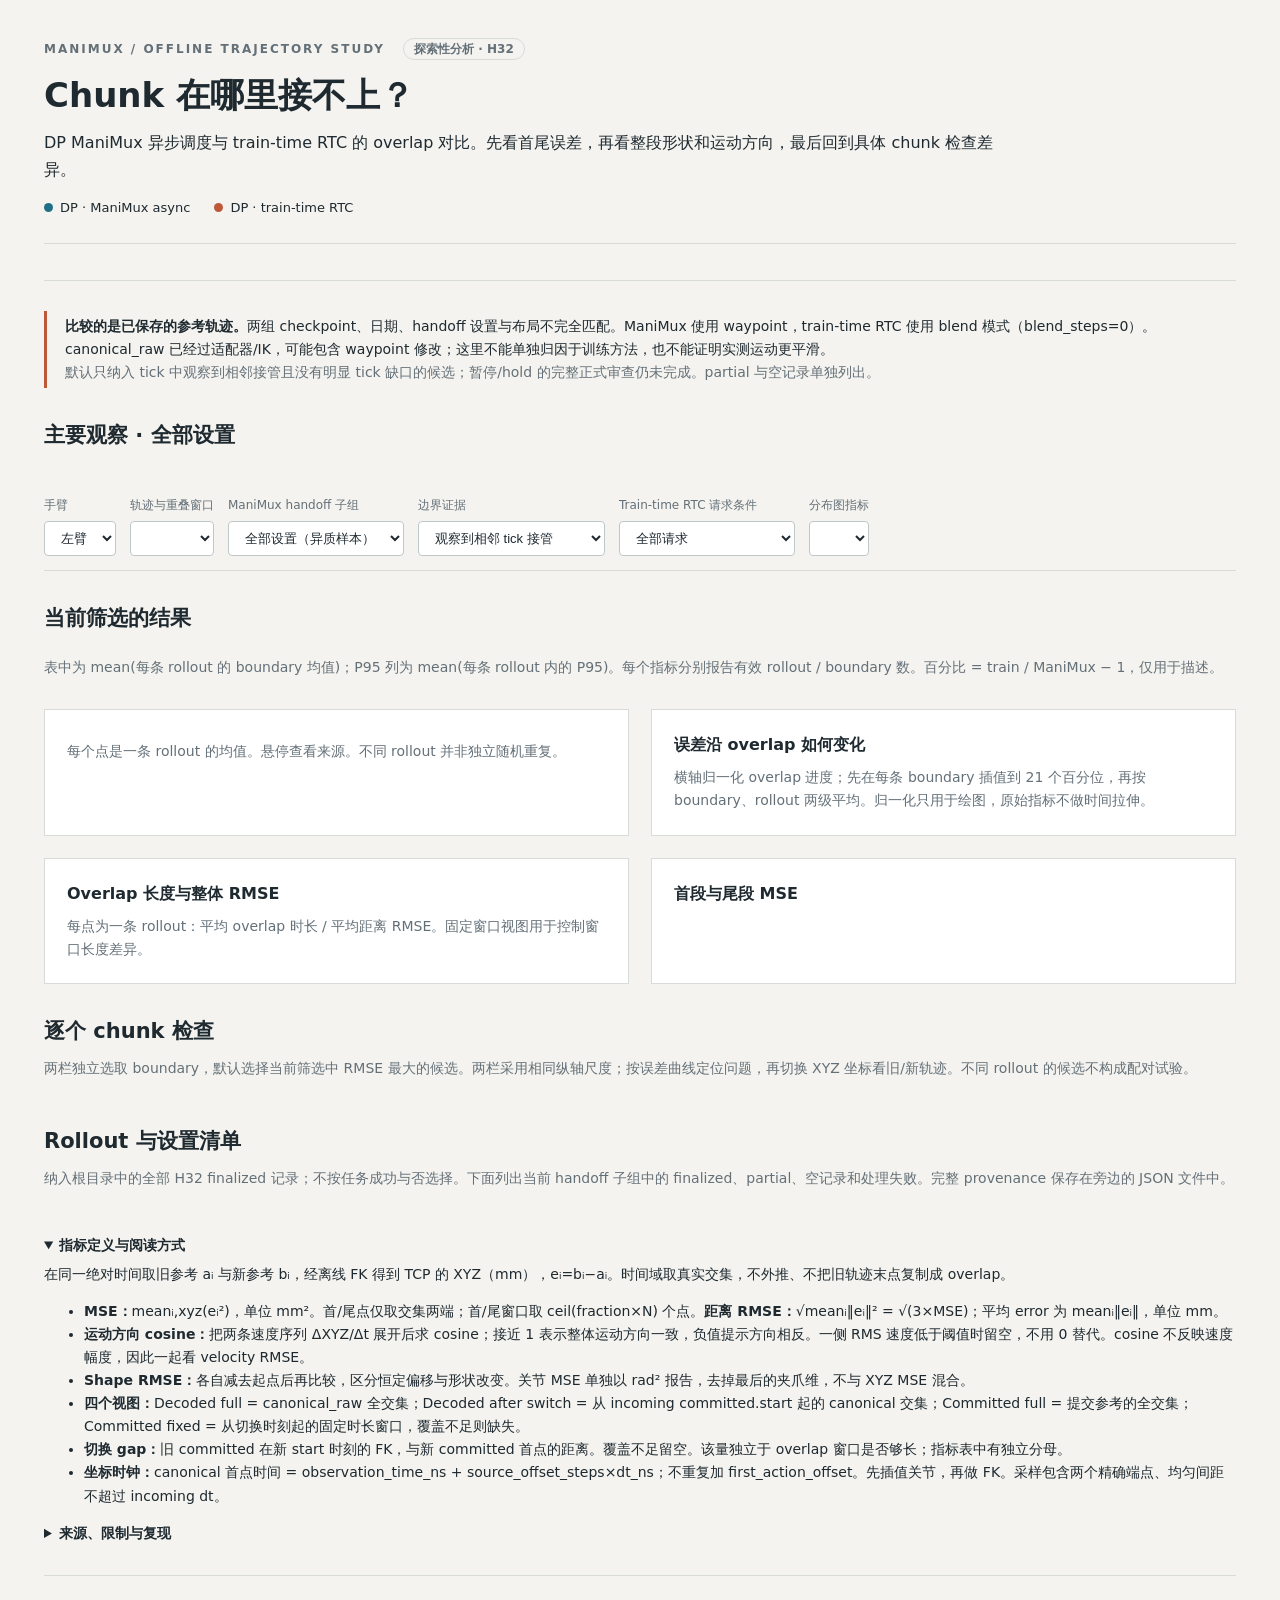
<file: manimux/evaluation/chunk_overlap_template.html>
<!doctype html>
<html lang="zh-CN"><meta charset="utf-8"><meta name="viewport" content="width=device-width, initial-scale=1">
<title>DP chunk overlap · ManiMux vs train-time RTC</title>
<style>
:root{--paper:#f4f3ef;--ink:#1e2930;--muted:#647078;--line:#d7dcd9;--base:#216f87;--train:#bd5939}*{box-sizing:border-box}body{margin:0;background:var(--paper);color:var(--ink);font:14px/1.65 system-ui,-apple-system,"Noto Sans CJK SC",sans-serif}main{max-width:1440px;margin:auto;padding:40px 44px}h1{font-size:34px;line-height:1.25;margin:14px 0}h2{font-size:21px;margin:0 0 8px}h3{font-size:16px;margin:0 0 8px}p{margin:6px 0 14px}.eyebrow{font-size:12px;letter-spacing:2px;font-weight:700;color:var(--muted)}.lead{max-width:970px;font-size:16px}.muted,small,figcaption{color:var(--muted)}.badge{border:1px solid var(--line);border-radius:20px;padding:3px 10px;margin-left:12px;letter-spacing:0}.stats{display:flex;gap:42px;margin:24px 0 30px;padding:18px 0;border-top:1px solid var(--line);border-bottom:1px solid var(--line)}.stats strong{display:block;font-size:29px;font-weight:550}.notice{border-left:3px solid var(--train);padding:4px 18px;max-width:1160px;margin-bottom:28px}.controls{position:sticky;top:0;z-index:3;background:var(--paper);border-bottom:1px solid var(--line);padding:14px 0;display:flex;gap:14px;flex-wrap:wrap}label{font-size:12px;color:var(--muted);display:flex;flex-direction:column;gap:5px}select{max-width:320px;background:white;border:1px solid #bec8c8;color:var(--ink);padding:8px 12px;border-radius:4px;font-size:13px}section{margin:30px 0}.grid{display:grid;grid-template-columns:1fr 1fr;gap:22px}.panel{background:#fff;padding:22px;border:1px solid var(--line);min-width:0}.legend{display:flex;gap:24px;margin-bottom:10px;font-size:13px}.dot{display:inline-block;width:9px;height:9px;border-radius:50%;margin-right:7px}.base{color:var(--base)}.train{color:var(--train)}.scroll{overflow:auto}table{border-collapse:collapse;width:100%;font-size:12px}td,th{text-align:left;padding:9px 10px;border-bottom:1px solid var(--line);white-space:nowrap}th{font-weight:600;color:var(--muted);background:#f5f6f4}td.num{text-align:right;font-variant-numeric:tabular-nums}svg{display:block;width:100%;height:auto;font-size:11px}svg text{fill:var(--muted)}.detail-controls{display:flex;flex-wrap:wrap;gap:12px;margin:12px 0}.detail-controls select{max-width:100%;width:100%}.detail-controls label:first-child{flex:1}.smallpath{word-break:break-all;font-family:monospace;font-size:11px;max-width:550px;white-space:normal}details{margin:14px 0}summary{cursor:pointer;font-weight:600}code{background:#e9ece8;padding:2px 4px;font-size:12px}footer{border-top:1px solid var(--line);padding-top:18px;color:var(--muted)}.keyline{font-size:16px;line-height:1.7}.empty{min-height:160px;display:grid;place-items:center;color:var(--muted)}a{color:var(--base)}@media(max-width:900px){main{padding:24px 16px}.grid{grid-template-columns:1fr}h1{font-size:27px}.stats{gap:20px;flex-wrap:wrap}.controls{position:static}.panel{padding:16px}}
</style>
<main>
<header><div class="eyebrow">MANIMUX / OFFLINE TRAJECTORY STUDY <span class="badge">探索性分析 · H32</span></div>
<h1>Chunk 在哪里接不上？</h1><p class="lead">DP ManiMux 异步调度与 train-time RTC 的 overlap 对比。先看首尾误差，再看整段形状和运动方向，最后回到具体 chunk 检查差异。</p>
<div class="legend"><span><i class="dot" style="background:var(--base)"></i>DP · ManiMux async</span><span><i class="dot" style="background:var(--train)"></i>DP · train-time RTC</span></div>
<div class="stats" id="stats"></div>
<div class="notice"><b>比较的是已保存的参考轨迹。</b>两组 checkpoint、日期、handoff 设置与布局不完全匹配。ManiMux 使用 waypoint，train-time RTC 使用 blend 模式（blend_steps=0）。canonical_raw 已经过适配器/IK，可能包含 waypoint 修改；这里不能单独归因于训练方法，也不能证明实测运动更平滑。<br><span class="muted">默认只纳入 tick 中观察到相邻接管且没有明显 tick 缺口的候选；暂停/hold 的完整正式审查仍未完成。partial 与空记录单独列出。</span></div>
<section><h2>主要观察 · 全部设置</h2><div id="overview" class="keyline"></div><p id="prefix-note" class="muted"></p></section></header>
<div class="controls">
<label>手臂<select id="arm"><option value="left_arm">左臂</option><option value="right_arm">右臂</option></select></label>
<label>轨迹与重叠窗口<select id="view"></select></label>
<label>ManiMux handoff 子组<select id="variant"><option value="all">全部设置（异质样本）</option></select></label>
<label>边界证据<select id="eligibility"><option value="observed_transition">观察到相邻 tick 接管</option><option value="all">全部 accepted-plan 候选</option></select></label>
<label>Train-time RTC 请求条件<select id="condition"><option value="all">全部请求</option><option value="conditioned">仅 conditioned</option><option value="supported">仅有前缀且训练内长度</option><option value="unsupported">仅训练外前缀长度</option><option value="unconditioned">仅未 conditioned</option></select></label>
<label>分布图指标<select id="metric"></select></label>
</div>
<section><h2>当前筛选的结果</h2><p id="finding" class="keyline"></p><p id="coverage" class="muted"></p>
<div class="scroll"><table id="metric-table"></table></div><p class="muted">表中为 mean(每条 rollout 的 boundary 均值)；P95 列为 mean(每条 rollout 内的 P95)。每个指标分别报告有效 rollout / boundary 数。百分比 = train / ManiMux − 1，仅用于描述。</p></section>
<section class="grid">
<div class="panel"><h3 id="dist-title"></h3><div id="distribution"></div><figcaption>每个点是一条 rollout 的均值。悬停查看来源。不同 rollout 并非独立随机重复。</figcaption></div>
<div class="panel"><h3>误差沿 overlap 如何变化</h3><div id="profile"></div><figcaption>横轴归一化 overlap 进度；先在每条 boundary 插值到 21 个百分位，再按 boundary、rollout 两级平均。归一化只用于绘图，原始指标不做时间拉伸。</figcaption></div>
<div class="panel"><h3>Overlap 长度与整体 RMSE</h3><div id="scatter"></div><figcaption>每点为一条 rollout：平均 overlap 时长 / 平均距离 RMSE。固定窗口视图用于控制窗口长度差异。</figcaption></div>
<div class="panel"><h3>首段与尾段 MSE</h3><div id="edges"></div><figcaption id="edge-caption"></figcaption></div>
</section>
<section><h2>逐个 chunk 检查</h2><p class="muted">两栏独立选取 boundary，默认选择当前筛选中 RMSE 最大的候选。两栏采用相同纵轴尺度；按误差曲线定位问题，再切换 XYZ 坐标看旧/新轨迹。不同 rollout 的候选不构成配对试验。</p>
<div class="grid" id="details"></div></section>
<section><h2>Rollout 与设置清单</h2><p class="muted">纳入根目录中的全部 H32 finalized 记录；不按任务成功与否选择。下面列出当前 handoff 子组中的 finalized、partial、空记录和处理失败。完整 provenance 保存在旁边的 JSON 文件中。</p><div class="scroll"><table id="inventory"></table></div></section>
<section><details open><summary>指标定义与阅读方式</summary>
<p>在同一绝对时间取旧参考 aᵢ 与新参考 bᵢ，经离线 FK 得到 TCP 的 XYZ（mm），eᵢ=bᵢ−aᵢ。时间域取真实交集，不外推、不把旧轨迹末点复制成 overlap。</p>
<ul><li><b>MSE：</b>meanᵢ,xyz(eᵢ²)，单位 mm²。首/尾点仅取交集两端；首/尾窗口取 ceil(fraction×N) 个点。<b>距离 RMSE：</b>√meanᵢ‖eᵢ‖² = √(3×MSE)；平均 error 为 meanᵢ‖eᵢ‖，单位 mm。</li>
<li><b>运动方向 cosine：</b>把两条速度序列 ΔXYZ/Δt 展开后求 cosine；接近 1 表示整体运动方向一致，负值提示方向相反。一侧 RMS 速度低于阈值时留空，不用 0 替代。cosine 不反映速度幅度，因此一起看 velocity RMSE。</li>
<li><b>Shape RMSE：</b>各自减去起点后再比较，区分恒定偏移与形状改变。关节 MSE 单独以 rad² 报告，去掉最后的夹爪维，不与 XYZ MSE 混合。</li>
<li><b>四个视图：</b>Decoded full = canonical_raw 全交集；Decoded after switch = 从 incoming committed.start 起的 canonical 交集；Committed full = 提交参考的全交集；Committed fixed = 从切换时刻起的固定时长窗口，覆盖不足则缺失。</li>
<li><b>切换 gap：</b>旧 committed 在新 start 时刻的 FK，与新 committed 首点的距离。覆盖不足留空。该量独立于 overlap 窗口是否够长；指标表中有独立分母。</li>
<li><b>坐标时钟：</b>canonical 首点时间 = observation_time_ns + source_offset_steps×dt_ns；不重复加 first_action_offset。先插值关节，再做 FK。采样包含两个精确端点、均匀间距不超过 incoming dt。</li></ul>
<p id="parameters"></p></details>
<details><summary>来源、限制与复现</summary><div id="notes"></div><p>相邻文件：<a href="summary.json">summary.json</a> · <a href="boundary-metrics.csv">boundary-metrics.csv</a> · <a href="cohort.jsonl">cohort.jsonl</a> · <a href="provenance.json">provenance.json</a> · <a href="episode-metrics.json">完整数据与曲线</a></p></details></section>
<footer id="footer"></footer>
</main>
<script id="report-data" type="application/json">__REPORT_DATA__</script>
<script>
'use strict';
const D=JSON.parse(document.getElementById('report-data').textContent), $=id=>document.getElementById(id);
const colors={baseline:'#216f87',train:'#bd5939'}, names={baseline:'DP · ManiMux',train:'DP · train-time RTC'}, methods=['baseline','train'];
const esc=s=>String(s??'—').replace(/[&<>"']/g,c=>({'&':'&amp;','<':'&lt;','>':'&gt;','"':'&quot;',"'":'&#39;'}[c]));
const mean=a=>a.length?a.reduce((s,v)=>s+v,0)/a.length:null;
const fmt=x=>x==null?'—':(Math.abs(x)>=1000?x.toFixed(1):Math.abs(x)>0&&Math.abs(x)<.01?x.toExponential(2):x.toFixed(3));
const quant=(a,p)=>{if(!a.length)return null;const s=[...a].sort((a,b)=>a-b),i=(s.length-1)*p,j=Math.floor(i);return s[j]+(s[Math.ceil(i)]-s[j])*(i-j)};
function option(value,label){return `<option value="${esc(value)}">${esc(label)}</option>`}
$('view').innerHTML=Object.entries(D.view_labels).map(([v,l])=>option(v,l)).join('');$('view').value='canonical_full';
$('metric').innerHTML=Object.entries(D.metric_labels).map(([v,l])=>option(v,l)).join('');$('metric').value='rmse_mm';
const variants=[...new Set(D.episodes.filter(e=>e.method==='baseline').map(e=>e.variant))].sort();
$('variant').innerHTML+=variants.map(v=>option(v,v)).join('');
const get=(m,v,a,k)=>D.summary[m][v][a][k].mean_of_episode_means;
const pair=(v,k)=>['left_arm','right_arm'].map(a=>`${a==='left_arm'?'左':'右'} ${fmt(get('baseline',v,a,k))} → ${fmt(get('train',v,a,k))}`).join('；');
$('overview').innerHTML=`<p><b>切换附近：</b>committed 位置 gap（mm）：${pair('committed_future','seam_mm')}。固定 ${D.parameters.fixed_ms} ms 窗口距离 RMSE（mm）：${pair('committed_fixed','rmse_mm')}。</p><p><b>整段 overlap：</b>Decoded full 距离 RMSE（mm）：${pair('canonical_full','rmse_mm')}；首段 MSE（mm²）：${pair('canonical_full','head_mse_mm2')}；尾段 MSE（mm²）：${pair('canonical_full','tail_mse_mm2')}。</p><p><b>解释范围：</b>两组 full overlap 平均长度分别为 ${fmt(get('baseline','canonical_full','left_arm','duration_ms'))} / ${fmt(get('train','canonical_full','left_arm','duration_ms'))} ms。首尾窗口对应的物理时长不同；用固定窗口辅助判断，不能把整段均值直接当作方法排名。</p>`;
const trained=D.episodes.filter(e=>e.method==='train'&&!e.excluded_reason);const unsupported=trained.reduce((n,e)=>n+(e.prefix_out_of_support_requests||0),0),submitted=trained.reduce((n,e)=>n+e.submitted_requests,0);
$('prefix-note').textContent=`请求条件检查：train-time RTC 的 ${submitted} 次提交中，${unsupported} 次前缀长度超出记录的训练支持范围（详见 backend / events）。下方可单独筛选训练内、训练外或未 conditioned 的 incoming chunk；主汇总保留全部。`;
const count=m=>D.episodes.filter(e=>e.method===m&&!e.excluded_reason).length;
$('stats').innerHTML=`<div><strong class="base">${count('baseline')}</strong>ManiMux 有效 rollout</div><div><strong class="train">${count('train')}</strong>train-time RTC 有效 rollout</div><div><strong>${D.episodes.filter(e=>e.partial).length}</strong>partial 单列</div><div><strong>32 / 30 Hz</strong>模型 horizon / action rate</div>`;
$('edge-caption').textContent=`每条 rollout 等权；首/尾各 ${D.parameters.edge_fraction*100}% 采样点。首尾两段可能点数很少，请结合单点与整段指标查看。`;
$('parameters').textContent=`本报告参数：首尾 fraction=${D.parameters.edge_fraction}；固定窗口=${D.parameters.fixed_ms} ms；静止阈值=${D.parameters.stationary_speed_mm_s} mm/s。`;
$('notes').innerHTML=D.notes.map(n=>`<p>${esc(n)}</p>`).join('');
$('footer').textContent=`生成于 ${D.created_at} · ${D.schema} · 自包含 HTML，无外部依赖；JSON/CSV 保留完整数值精度。`;
function conditionMatch(r){const c=$('condition').value;if(r.method==='baseline'||c==='all')return true;if(c==='conditioned')return r.conditioned===true;if(c==='supported')return r.conditioned===true&&r.prefix_in_training_support===true;if(c==='unsupported')return r.prefix_in_training_support===false;return r.conditioned===false}
function filtered(){return D.rows.filter(r=>conditionMatch(r)&&r.arm===$('arm').value&&r.view===$('view').value&&($('variant').value==='all'||r.method==='train'||r.variant===$('variant').value)&&($('eligibility').value==='all'||r.eligibility===$('eligibility').value))}
function episodes(rows,key,method){const groups=new Map();for(const r of rows){if(r.method!==method||r[key]==null)continue;if(!groups.has(r.episode))groups.set(r.episode,[]);groups.get(r.episode).push(r[key])}return [...groups].map(([id,a])=>({id,v:mean(a),p95:quant(a,.95),n:a.length}))}
function stats(rows,key,m){const e=episodes(rows,key,m);return {v:mean(e.map(x=>x.v)),p95:mean(e.map(x=>x.p95)),n:e.length,b:e.reduce((s,x)=>s+x.n,0)}}
function plot(target,series,{xlabel='',ylabel='',xrange=null,yrange=null,lines=true,markers=[]}={}){
 const pts=series.flatMap(s=>s.points).filter(p=>Number.isFinite(p.x)&&Number.isFinite(p.y));if(!pts.length){$(target).innerHTML='<div class="empty">该筛选没有可计算的值；请查看覆盖率与清单。</div>';return}
 const W=590,H=290,L=75,R=34,T=18,B=65;let xmin=xrange?xrange[0]:Math.min(...pts.map(p=>p.x)),xmax=xrange?xrange[1]:Math.max(...pts.map(p=>p.x)),ymin=yrange?yrange[0]:Math.min(0,...pts.map(p=>p.y)),ymax=yrange?yrange[1]:Math.max(...pts.map(p=>p.y));if(xmax<=xmin)xmax=xmin+1;if(ymax<=ymin)ymax=ymin+1;if(!yrange)ymax+=(ymax-ymin)*.08;
 const X=x=>L+(x-xmin)/(xmax-xmin)*(W-L-R),Y=y=>H-B-(y-ymin)/(ymax-ymin)*(H-B-T);let s=`<svg viewBox="0 0 ${W} ${H}" role="img" aria-label="${esc(ylabel)}">`;
 for(let i=0;i<=4;i++){let x=xmin+(xmax-xmin)*i/4,y=ymin+(ymax-ymin)*i/4;s+=`<line x1="${L}" y1="${Y(y)}" x2="${W-R}" y2="${Y(y)}" stroke="#e4e8e6"/><text x="${L-9}" y="${Y(y)+4}" text-anchor="end">${fmt(y)}</text><text x="${X(x)}" y="${H-B+20}" text-anchor="middle">${fmt(x)}</text>`}
 for(const mark of markers){if(mark.x>=xmin&&mark.x<=xmax)s+=`<line x1="${X(mark.x)}" y1="${T}" x2="${X(mark.x)}" y2="${H-B}" stroke="#8c9698" stroke-dasharray="3 3"/><text x="${X(mark.x)+4}" y="${T+12}">${esc(mark.label)}</text>`}
 for(const q of series){if(!q.points.length)continue;if(lines)s+=`<polyline fill="none" stroke="${q.color}" stroke-width="2" ${q.dash?'stroke-dasharray="5 4"':''} points="${q.points.map(p=>`${X(p.x)},${Y(p.y)}`).join(' ')}"/>`;for(const p of q.points)if(!lines||p.tip)s+=`<circle cx="${X(p.x)}" cy="${Y(p.y)}" r="${p.r||3.3}" fill="${q.color}" opacity=".7"><title>${esc(p.tip||q.name+': '+fmt(p.y))}</title></circle>`}
 s+=`<text x="${(L+W-R)/2}" y="${H-17}" text-anchor="middle">${esc(xlabel)}</text><text transform="translate(16 ${(T+H-B)/2}) rotate(-90)" text-anchor="middle">${esc(ylabel)}</text></svg>`;$(target).innerHTML=(series.length>1?'<div class="legend">'+series.map(q=>`<span><i class="dot" style="background:${q.color}"></i>${esc(q.name)}</span>`).join('')+'</div>':'')+s;
}
function interp(xs,ys,x){let i=0;while(i<xs.length-2&&xs[i+1]<x)i++;let w=(x-xs[i])/(xs[i+1]-xs[i]);return ys[i]*(1-w)+ys[i+1]*w}
function render(){const rows=filtered(),metric=$('metric').value,label=D.metric_labels[metric];
 let table='<thead><tr><th>指标</th><th>ManiMux 均值</th><th>train-time RTC 均值</th><th>变化</th><th>ManiMux P95 均值</th><th>train P95 均值</th><th>有效 rollout / boundary：M | T</th></tr></thead><tbody>';
 for(const key of Object.keys(D.metric_labels)){const a=stats(rows,key,'baseline'),b=stats(rows,key,'train'),delta=a.v&&b.v!=null?`${((b.v/a.v-1)*100).toFixed(1)}%`:'—';table+=`<tr><td>${esc(D.metric_labels[key])}</td><td class="num">${fmt(a.v)}</td><td class="num">${fmt(b.v)}</td><td class="num">${key==='velocity_cosine'?'—':delta}</td><td class="num">${fmt(a.p95)}</td><td class="num">${fmt(b.p95)}</td><td>${a.n} / ${a.b} | ${b.n} / ${b.b}</td></tr>`} $('metric-table').innerHTML=table+'</tbody>';
 const a=stats(rows,'rmse_mm','baseline'),b=stats(rows,'rmse_mm','train'),ca=stats(rows,'velocity_cosine','baseline'),cb=stats(rows,'velocity_cosine','train');
 $('finding').innerHTML=`当前 ${esc($('arm').selectedOptions[0].text)} · ${esc(D.view_labels[$('view').value])}：距离 RMSE <b class="base">${fmt(a.v)} mm</b> → <b class="train">${fmt(b.v)} mm</b>；运动 cosine <b>${fmt(ca.v)}</b> → <b>${fmt(cb.v)}</b>。`;
 $('coverage').textContent=methods.map(m=>{let rs=rows.filter(r=>r.method===m),bad={};rs.filter(r=>r.reason).forEach(r=>bad[r.reason]=(bad[r.reason]||0)+1);let cs=rs.filter(r=>r.status==='valid'&&r.velocity_cosine==null).length;return `${names[m]}：${rs.filter(r=>r.status==='valid').length}/${rs.length} overlap 有效；cosine 静止缺失 ${cs}；${JSON.stringify(bad)}`}).join(' ｜ ');
 $('dist-title').textContent=label+' · rollout 分布';
 const es=methods.map(m=>episodes(rows,metric,m));plot('distribution',methods.map((m,j)=>({name:names[m],color:colors[m],points:es[j].map((e,i)=>({x:j+((i%9)-4)*.025,y:e.v,tip:e.id+'\n'+fmt(e.v)+'; boundaries='+e.n}))})),{xlabel:'0 = ManiMux   /   1 = train-time RTC',ylabel:label,xrange:[-.35,1.35],lines:false});
  const profile=methods.map(m=>{const groups=new Map();rows.filter(r=>r.method===m&&r.curve).forEach(r=>{const c=r.curve,x=c.time_ms,ys=c.error_mm,vals=Array.from({length:21},(_,i)=>interp(x,ys,x.at(-1)*i/20));if(!groups.has(r.episode))groups.set(r.episode,[]);groups.get(r.episode).push(vals)});const ep=[...groups.values()].map(v=>Array.from({length:21},(_,i)=>mean(v.map(a=>a[i]))));return {name:names[m],color:colors[m],points:ep.length?Array.from({length:21},(_,i)=>({x:i*5,y:mean(ep.map(e=>e[i]))})):[]}});
 plot('profile',profile,{xlabel:'Overlap progress (%)',ylabel:'Mean distance error (mm)',xrange:[0,100]});
 plot('scatter',methods.map(m=>{const dur=new Map(episodes(rows,'duration_ms',m).map(e=>[e.id,e.v]));return {name:names[m],color:colors[m],points:episodes(rows,'rmse_mm',m).filter(e=>dur.has(e.id)).map(e=>({x:dur.get(e.id),y:e.v,tip:e.id+'\n'+fmt(dur.get(e.id))+' ms / '+fmt(e.v)+' mm'}))}}),{xlabel:'Mean overlap duration (ms)',ylabel:'Mean distance RMSE (mm)',lines:false});
 plot('edges',methods.map(m=>({name:names[m],color:colors[m],points:['head_mse_mm2','tail_mse_mm2'].map((k,i)=>({x:i,y:stats(rows,k,m).v,tip:names[m]+' '+k})).filter(p=>p.y!=null)})),{xlabel:'0 = first edge window   /   1 = last edge window',ylabel:'XYZ MSE (mm²)',xrange:[-.1,1.1]});
 buildDetails(rows);renderInventory();
}
let detailRows={};
function buildDetails(rows){$('details').innerHTML=methods.map(m=>{detailRows[m]=rows.filter(r=>r.method===m&&r.curve).sort((a,b)=>b.rmse_mm-a.rmse_mm);return `<div class="panel"><h3 style="color:${colors[m]}">${names[m]}</h3><div class="detail-controls"><label>Boundary（按 RMSE 降序）<select id="pick-${m}">${detailRows[m].map((r,i)=>option(i,`${r.episode.replace('session-','')} · ${r.old_chunk}→${r.new_chunk} · ${fmt(r.rmse_mm)} mm`)).join('')}</select></label><label>显示<select id="axis-${m}">${['error','X','Y','Z'].map(k=>option(k,k==='error'?'距离 error':k+' 坐标')).join('')}</select></label></div><div id="trace-${m}"></div><p id="trace-info-${m}" class="muted"></p></div>`}).join('');methods.forEach(m=>{for(const kind of ['pick','axis'])$(kind+'-'+m).onchange=()=>{if(kind==='axis')methods.forEach(other=>$('axis-'+other).value=$('axis-'+m).value);renderDetails()}});renderDetails()}
function renderDetails(){const selected=methods.map(m=>detailRows[m][+$('pick-'+m).value]);const vals=methods.flatMap((m,i)=>{let r=selected[i];if(!r)return [];let c=r.curve,k=$('axis-'+m).value;return k==='error'?c.error_mm:[...c.old_xyz_mm,...c.new_xyz_mm].map(p=>p['XYZ'.indexOf(k)])});let yr=null;if(vals.length){let lo=$('axis-baseline').value==='error'?Math.min(0,...vals):Math.min(...vals),hi=Math.max(...vals),pad=Math.max(1,hi-lo)*.05;yr=[$('axis-baseline').value==='error'?lo:lo-pad,hi+pad]}
 methods.forEach((m,i)=>{let r=selected[i];if(!r){$('trace-'+m).innerHTML='<div class="empty">没有有效 boundary</div>';$('trace-info-'+m).textContent='';return}const c=r.curve,k=$('axis-'+m).value;let ss=k==='error'?[{name:'Distance error',color:colors[m],points:c.time_ms.map((t,j)=>({x:t,y:c.error_mm[j]}))}]:['old','new'].map((side,s)=>({name:side,color:s===0?'#687880':colors[m],dash:s===0,points:c.time_ms.map((t,j)=>({x:t,y:c[side+'_xyz_mm'][j]['XYZ'.indexOf(k)]}))}));plot('trace-'+m,ss,{xlabel:'Time from overlap start (ms)',ylabel:k==='error'?'Distance error (mm)':k+' coordinate (mm)',yrange:yr,markers:[{x:r.switch_from_overlap_start_ms,label:'switch'}]});$('trace-info-'+m).textContent=`${k==='error'?'距离曲线':'灰色虚线=旧参考；彩色实线=新参考'} · ${r.samples} 点 / ${fmt(r.duration_ms)} ms · switch 在 ${fmt(r.switch_from_overlap_start_ms)} ms · prefix=${r.prefix_steps??'未记录'} · ${r.eligibility} · committed gap=${fmt(r.seam_mm)} mm`})}
function renderInventory(){const infos=D.episodes.filter(e=>$('variant').value==='all'||e.method==='train'||e.variant===$('variant').value);$('inventory').innerHTML='<thead><tr><th>方法 / rollout</th><th>设置</th><th>plans / ticks</th><th>状态 / 缺失原因</th><th>checkpoint SHA</th><th>conditioned / submitted；训练外长度</th></tr></thead><tbody>'+infos.map(e=>`<tr><td><b style="color:${colors[e.method]}">${names[e.method]}</b><div class="smallpath">${esc(e.id)}</div></td><td>${esc(e.variant)}<br>blend=${e.blend_steps}, chunk=${e.chunk_steps??'—'}, decode=${e.expected_decode_s}s</td><td>${e.plan_count??'—'} / ${e.tick_count??'—'}</td><td>${esc(e.excluded_reason||e.terminal_reason||'analyzed')}</td><td title="${esc(e.checkpoint)}">${esc(e.checkpoint_sha256?.slice(0,12))}</td><td>${e.conditioned_requests??'—'} / ${e.submitted_requests??'—'}；${e.prefix_out_of_support_requests??'—'}<br>${esc(e.prefix_lengths?JSON.stringify(e.prefix_lengths):'')}</td></tr>`).join('')+'</tbody>'}
for(const id of ['arm','view','variant','eligibility','metric','condition'])$(id).onchange=render;render();
window.__overlapReportReady=true;
</script>
</html>
</file>
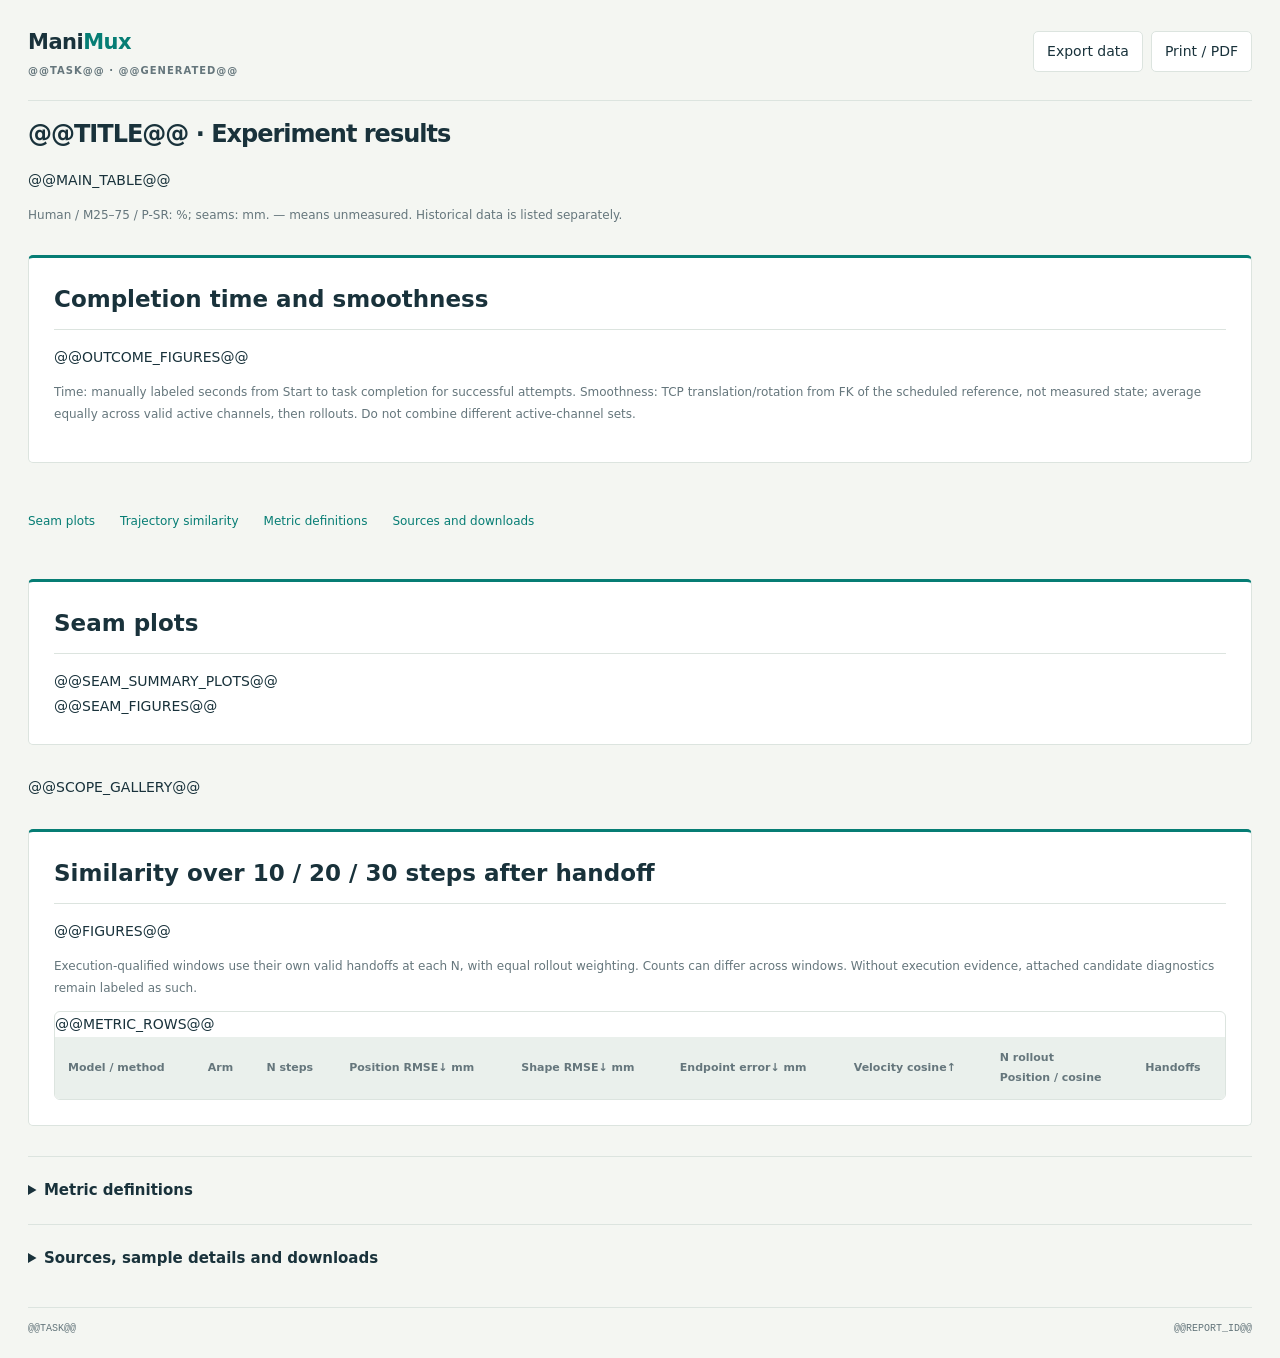
<file: manimux/evaluation/report_template.html>
<!doctype html>
<html lang="en"><head><meta charset="utf-8"><meta name="viewport" content="width=device-width,initial-scale=1"><title>@@TITLE@@ · Evaluation report</title>
<style>
:root{--bg:#f4f6f2;--ink:#19323b;--muted:#65767c;--line:#dce4df;--accent:#067d74}*{box-sizing:border-box}body{margin:0;color:var(--ink);background:var(--bg);font:14px/1.8 system-ui,"Noto Sans CJK SC","Microsoft YaHei",sans-serif}a{color:var(--accent);text-decoration:none}a:hover{text-decoration:underline}button{font:inherit;background:white;border:1px solid var(--line);border-radius:5px;padding:7px 13px;color:var(--ink);cursor:pointer}button:focus-visible,a:focus-visible,summary:focus-visible{outline:3px solid #228f81;outline-offset:3px}h1,h2,h3,p{margin:0}h1{font-size:42px;line-height:1.3;letter-spacing:-1px}h2{font-size:23px;line-height:1.4}h3{font-size:16px}p{margin-top:12px}small{display:block;color:var(--muted);font-size:11px}.mono{font-family:ui-monospace,Consolas,monospace}.path{overflow-wrap:anywhere}.wrap{max-width:1320px;margin:0 auto;padding:35px 48px 55px}.top{display:flex;justify-content:space-between;align-items:center;border-bottom:1px solid var(--line);padding-bottom:20px;gap:16px}.brand{font-weight:750;font-size:21px;letter-spacing:-.5px}.brand span{color:var(--accent)}.top small{letter-spacing:1px;font-size:10px}.actions{display:flex;gap:8px}.eyebrow{font:11px ui-monospace,monospace;letter-spacing:2px;color:var(--accent);margin:34px 0 12px}.status{display:inline-block;padding:3px 9px;background:#e4efe8;color:#236957;border-radius:4px;font-size:11px;margin:15px 0}.lead{color:var(--muted);max-width:900px;margin-top:12px}.output{background:#e9efea;border:1px solid var(--line);border-radius:6px;padding:13px 17px;font-size:12px;margin:20px 0}.output code{display:block;margin-top:4px;font-size:11px;word-break:break-all}.stats{display:grid;grid-template-columns:repeat(4,1fr);border-top:1px solid var(--line);border-bottom:1px solid var(--line);padding:22px 0;gap:20px;margin-top:25px}.stats strong{font:32px ui-monospace,monospace;display:block}.stats span{font-size:12px;color:var(--muted);display:block;margin-top:6px}nav{display:flex;gap:25px;font-size:12px;padding:18px 0;flex-wrap:wrap}section{border-top:1px solid var(--line);padding-top:34px;margin-top:20px;scroll-margin-top:20px}.section-head{display:flex;justify-content:space-between;align-items:baseline;gap:15px;margin-bottom:14px}.section-head span{font:11px ui-monospace,monospace;color:var(--muted)}.caption{font-size:12px;color:var(--muted);margin:10px 0 15px}.notice{border-left:3px solid #bc8e3a;background:#fff4df;padding:13px 17px;font-size:12px;line-height:1.8;margin:20px 0}.table-scroll{overflow-x:auto;border:1px solid var(--line);background:white;border-radius:6px}table{border-collapse:collapse;width:100%;text-align:left;font-size:12px}th{white-space:nowrap;background:#eaf0ec;padding:11px 13px;font-size:11px;color:var(--muted)}td{padding:14px 13px;border-top:1px solid var(--line);vertical-align:top}td:first-child{min-width:205px;font-weight:600}td small{font-weight:400;font-size:10px}.figure-grid{display:grid;grid-template-columns:1fr 1fr;gap:20px}figure{margin:0;background:#fff;border:1px solid var(--line);border-radius:7px;padding:14px}figure svg{display:block;width:100%;height:auto;font-family:system-ui,"Noto Sans CJK SC",sans-serif}figcaption{font-size:11px;color:var(--muted);padding:6px 8px;line-height:1.7}figcaption a{display:inline-block;margin-left:8px}.coverage-grid{display:grid;grid-template-columns:1fr 1fr;gap:16px}.coverage{border:1px solid var(--line);background:white;padding:20px;border-radius:7px}.coverage p{font-size:12px}.slots{display:grid;grid-template-columns:repeat(10,1fr);gap:5px;margin-top:16px}.slot{text-align:center;font:10px/2.2 ui-monospace,monospace;border-radius:3px;background:#eef1ed;color:#87948d}.slot.recorded{background:#cae8d9;color:#146648}.slot.duplicate{background:#f6d898;color:#794c11}.warning{color:#93600b;font-size:12px;overflow-wrap:anywhere}.attempt{background:white;border:1px solid var(--line);border-radius:5px;margin-top:9px;padding:12px 16px;font-size:12px}.attempt summary{cursor:pointer;line-height:1.8}.attempt summary span{display:block;color:var(--muted);font-size:11px}.attempt p{margin-top:9px}.download-grid{display:flex;flex-wrap:wrap;gap:9px;margin-top:15px}.download-grid a{font-size:12px;background:white;padding:7px 11px;border:1px solid var(--line);border-radius:5px}.empty-state{background:#edf1eb;border:1px dashed #c3d0c8;padding:22px;border-radius:5px;color:var(--muted);font-size:13px}.method{display:grid;grid-template-columns:1fr 1fr;gap:25px;margin-top:20px}.method p{font-size:12px;color:var(--muted)}footer{border-top:1px solid var(--line);margin-top:35px;padding-top:15px;display:flex;justify-content:space-between;gap:20px;font:10px ui-monospace,monospace;color:var(--muted)}#search{border:1px solid var(--line);padding:8px 12px;border-radius:5px;font:inherit;width:100%;max-width:420px;background:white;margin:10px 0}html{scroll-behavior:smooth}@media(max-width:800px){.wrap{padding:22px 18px}h1{font-size:31px}.figure-grid,.coverage-grid,.method{grid-template-columns:1fr}.stats{grid-template-columns:1fr 1fr}.top{align-items:start}.actions{flex-direction:column}nav{gap:13px}.section-head{align-items:start}footer{flex-direction:column}.slots{grid-template-columns:repeat(6,1fr)}}@media print{@page{size:A4;margin:12mm}body{background:white;font-size:10px}.wrap{padding:0}nav,.actions,#search{display:none}h1{font-size:27px}h2{font-size:19px}.stats strong{font-size:24px}.figure-grid{grid-template-columns:1fr 1fr}section{padding-top:20px;margin-top:15px}figure,.coverage,tr{break-inside:avoid}.section-head{break-after:avoid}table{font-size:9px}th{font-size:9px;padding:7px}td{padding:8px}td:first-child{min-width:140px}.table-scroll{overflow:visible}*{-webkit-print-color-adjust:exact;print-color-adjust:exact}}

.report-title{font-size:30px;margin-top:26px}.metric-defs{display:grid;gap:6px;margin:16px 0 22px}.metric-defs p{margin:0;padding:7px 0;border-bottom:1px solid #e6ece7}.metric-defs p:last-child{border:0}section{border:1px solid var(--line);border-top:3px solid var(--accent);border-radius:5px;background:#fff;padding:25px;margin:0 0 30px}section h2{padding-bottom:14px;border-bottom:1px solid var(--line);margin-bottom:15px}.seam-gallery{display:grid;gap:20px}.seam-figure{max-width:960px;width:100%;margin:0 auto;padding:0}.seam-figure img{width:100%;height:auto;display:block}.appendix{border-top:1px solid var(--line);padding-top:20px;margin-top:20px}.appendix>summary{font-size:15px;font-weight:600;cursor:pointer}.appendix h3{margin:24px 0 12px}.caption{margin:12px 0}.table-scroll{margin-top:12px}.status{margin:12px 0 0}nav{margin-bottom:10px}.figure-grid{margin-top:15px}@media(max-width:800px){section{padding:18px 12px}.wrap{padding:20px 12px}.report-title{font-size:25px}td,th{padding:10px}}@media print{section{padding:16px 10px}.appendix{display:none}.seam-figure{max-width:650px}}

.wrap{max-width:none;padding:24px 28px}.report-title{font-size:24px;margin:18px 0}.experiment-matrix{max-height:76vh;border-radius:3px;margin-top:0}.experiment-matrix table{font-size:12px;min-width:1720px;font-variant-numeric:tabular-nums}.experiment-matrix th{position:sticky;top:0;z-index:3;color:var(--ink);background:#e4eee8}.experiment-matrix th,.experiment-matrix td{padding:12px 10px;white-space:nowrap;text-align:right;min-width:66px}.experiment-matrix td:first-child,.experiment-matrix th:first-child{position:sticky;left:0;min-width:160px;max-width:160px;width:160px;background:#f4f8f5;text-align:left;z-index:2}.experiment-matrix td:nth-child(2),.experiment-matrix th:nth-child(2){position:sticky;left:160px;min-width:140px;max-width:140px;width:140px;background:#f4f8f5;text-align:left;z-index:2}.experiment-matrix td:nth-child(3),.experiment-matrix th:nth-child(3){text-align:left}.experiment-matrix th:first-child,.experiment-matrix th:nth-child(2){z-index:4;background:#e4eee8}.experiment-matrix small{max-width:180px;white-space:normal}.experiment-matrix tr:hover td{background:#eaf4ee}.experiment-matrix tr:nth-child(even) td{background:#f5f8f5}section{margin-top:28px}@media(max-width:800px){.wrap{padding:16px 12px}}@media print{@page{size:A3 landscape}.experiment-matrix{max-height:none;overflow:visible}.experiment-matrix table{min-width:0;font-size:8px}.experiment-matrix td,.experiment-matrix th{position:static!important;min-width:0!important;width:auto!important;padding:5px}.appendix{display:none}}
.experiment-matrix td:first-child,.experiment-matrix th:first-child{min-width:240px;width:240px}.experiment-matrix td:nth-child(2),.experiment-matrix th:nth-child(2){position:static;min-width:0;width:auto}
</style></head><body><main class="wrap">
<header class="top"><div class="brand">Mani<span>Mux</span><small>@@TASK@@ · @@GENERATED@@</small></div><div class="actions"><button id="export">Export data</button><button id="print">Print / PDF</button></div></header>
<h1 class="report-title">@@TITLE@@ · Experiment results</h1>
@@MAIN_TABLE@@
<p class="caption">Human / M25–75 / P-SR: %; seams: mm. — means unmeasured. Historical data is listed separately.</p>
<section><h2>Completion time and smoothness</h2><div class="figure-grid">@@OUTCOME_FIGURES@@</div>
<p class="caption">Time: manually labeled seconds from Start to task completion for successful attempts. Smoothness: TCP translation/rotation from FK of the scheduled reference, not measured state; average equally across valid active channels, then rollouts. Do not combine different active-channel sets.</p></section>
<nav aria-label="Report contents"><a href="#seam">Seam plots</a><a href="#trajectory">Trajectory similarity</a><a href="#definitions">Metric definitions</a><a href="#appendix">Sources and downloads</a></nav>
<section id="seam"><h2>Seam plots</h2>
<div class="figure-grid">@@SEAM_SUMMARY_PLOTS@@</div>
<div class="seam-gallery">@@SEAM_FIGURES@@</div></section>
@@SCOPE_GALLERY@@
<section id="trajectory"><h2>Similarity over 10 / 20 / 30 steps after handoff</h2>
<div class="figure-grid">@@FIGURES@@</div>
<p class="caption">Execution-qualified windows use their own valid handoffs at each N, with equal rollout weighting. Counts can differ across windows. Without execution evidence, attached candidate diagnostics remain labeled as such.</p>
<div class="table-scroll"><table><thead><tr><th>Model / method</th><th>Arm</th><th>N steps</th><th>Position RMSE↓ mm</th><th>Shape RMSE↓ mm</th><th>Endpoint error↓ mm</th><th>Velocity cosine↑</th><th>N rollout<br>Position / cosine</th><th>Handoffs</th></tr></thead><tbody>@@METRIC_ROWS@@</tbody></table></div>
</section>
<details id="definitions" class="appendix"><summary>Metric definitions</summary>
<p><b>H-SR</b> Success rate; <b>H-Score</b> Mean completion score (bottles: mean(k/6)).</p>
<p><b>NLDLJ ↓</b> ln(T³ ∫‖jerk‖²dt / peak_speed²), excluding differentiation stencils across plans; <b>NSPARC ↓</b> Positive spectral arc length of speed magnitude. Both are dimensionless and use standard speed normalization T³, unlike the T⁵ printed in the Legato appendix; do not directly compare paper values. Pause, reset, missing identity and long gaps split segments. Verified expired-plan holds use the recorded constant command because scheduled can contain measured-state placeholders. Segment metrics are duration-weighted within each channel; episodes remain equally weighted. All exclusions are exported.</p>
<p><b>L / R Mean, P95, Max</b> Continuous: old committed reference versus incoming first point at the incoming start time. End hold: verified held command versus incoming first point, reported separately. Mean/P95 use equal rollout weighting; Max is the global maximum. n is rollout count; b is boundary count.</p>
<p><b>Trajectory similarity</b> Position RMSE, origin-aligned shape RMSE, endpoint error and velocity-direction cosine over the same future window.</p>
<div class="table-scroll"><table><thead><tr><th>Metric</th><th>Definition</th></tr></thead><tbody>
<tr><td>M25 / M50 / M75 ↑</td><td>Fraction of episodes with maximum predicted progress reaching 25% / 50% / 75%.</td></tr>
<tr><td>P-SR ↑</td><td>PRM success rate from a progress threshold or specified labels, reported separately from Human SR.</td></tr>
<tr><td>MP ↑</td><td>Mean of per-episode maximum predicted progress.</td></tr>
<tr><td>PPL ↑</td><td>Progress path efficiency: MP² / Σ|Δprogress|.</td></tr>
<tr><td>CRA ↓</td><td>Mean regression below the running maximum progress, normalized by MP.</td></tr>
<tr><td>STR ↓</td><td>Fraction of adjacent progress changes below the threshold.</td></tr>
<tr><td>DRR ↑</td><td>Recovery after the largest regression, using only episodes with regression.</td></tr>
<tr><td>FNS ↑</td><td>Proximity to success for failed episodes.</td></tr>
<tr><td>SQS ↑</td><td>Overall quality of successful episodes, combining efficiency, regression and stagnation.</td></tr>
</tbody></table></div>
<p class="caption">Seams are qualified from executed tick ownership and lifecycle events. PRM result import remains pending.</p></details>
<details id="appendix" class="appendix"><summary>Sources, sample details and downloads</summary>
<p class="path"><b>Output directory</b><br><code>@@OUTPUT@@</code></p>
<div class="download-grid"><a href="summary.json" download>Summary JSON</a><a href="episode-metrics.json" download>Per-episode JSON</a><a href="episodes.csv" download>CSV</a><a href="cohort.jsonl" download>Cohort</a><a href="provenance.json" download>Provenance / SHA-256</a><a href="task.yaml" download>Task configuration</a></div>
<h3>Samples and layouts</h3><div class="coverage-grid">@@PROGRESS@@</div>
<h3>Rollout details</h3><label for="search">Filter by setting, path or status</label><br><input id="search" type="search" placeholder="Filter rollouts"><div id="attempt-list">@@ATTEMPTS@@</div>
</details>
<footer><span>@@TASK@@</span><span>@@REPORT_ID@@</span></footer>
</main><script id="report-data" type="application/json">@@DATA@@</script><script>
'use strict';
const report=JSON.parse(document.getElementById('report-data').textContent);
document.getElementById('print').addEventListener('click',()=>window.print());
document.getElementById('export').addEventListener('click',()=>{const url=URL.createObjectURL(new Blob([JSON.stringify(report,null,2)],{type:'application/json;charset=utf-8'}));const a=document.createElement('a');a.href=url;a.download=report.task_id+'-'+report.report_id+'.json';document.body.append(a);a.click();a.remove();setTimeout(()=>URL.revokeObjectURL(url),1000)});
document.getElementById('search').addEventListener('input',event=>{const query=event.target.value.toLowerCase();document.querySelectorAll('.attempt').forEach(row=>{row.hidden=!row.textContent.toLowerCase().includes(query)})});
</script></body></html>
</file>
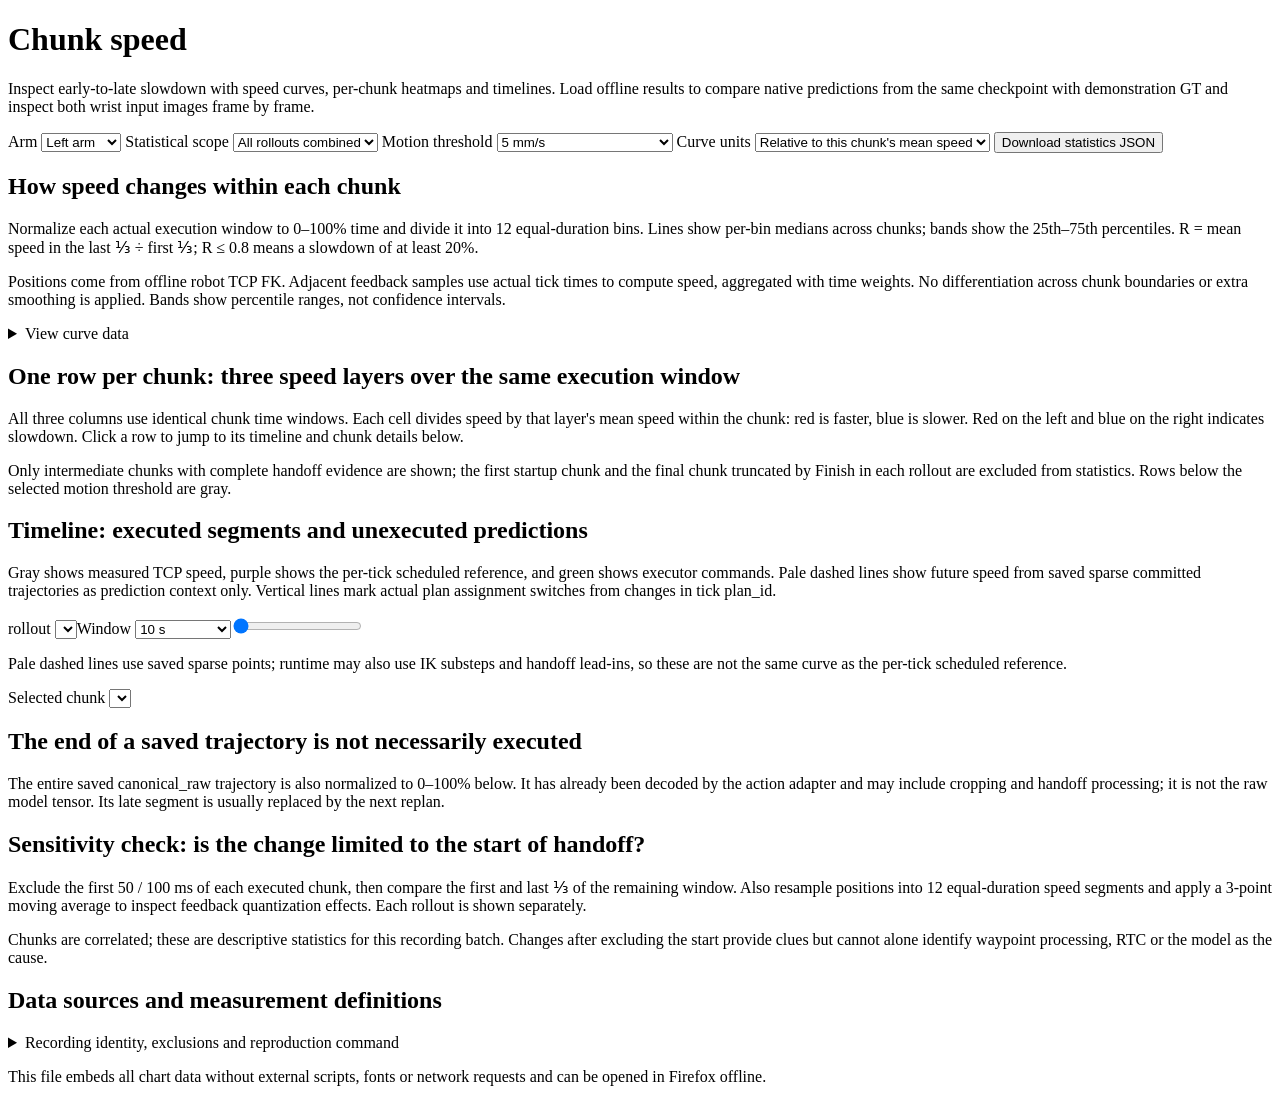
<file: scripts/validation/chunk_speed_assets/template.html>
<!doctype html>
<html lang="en" data-theme="light">
  <head>
    <meta charset="utf-8" />
    <meta name="viewport" content="width=device-width,initial-scale=1" />
    <title>Chunk speed · Online and offline comparison</title>
    <style>
      __STYLE__
    </style>
  </head>
  <body>
    <main class="wrap">
      <header>
        <div class="eyebrow" id="identity-label"></div>
        <h1>Chunk speed</h1>
        <p class="lede">
          Inspect early-to-late slowdown with speed curves, per-chunk heatmaps and timelines.
          Load offline results to compare native predictions from the same checkpoint with demonstration
          GT and inspect both wrist input images frame by frame.
        </p>
        <div class="verdict" id="verdict"></div>
        <p class="caption" id="snapshot"></p>
      </header>
      <div class="controls">
        <label class="ctl"
          >Arm
          <select id="arm">
            <option value="left_arm">Left arm</option>
            <option value="right_arm">Right arm</option>
          </select></label
        >
        <label class="ctl"
          >Statistical scope
          <select id="scope">
            <option value="all">All rollouts combined</option>
          </select></label
        >
        <label class="ctl"
          >Motion threshold
          <select id="threshold">
            <option value="1">1 mm/s</option>
            <option value="5" selected>5 mm/s</option>
            <option value="10">10 mm/s</option>
            <option value="30">30 mm/s (reference page)</option>
          </select></label
        >
        <label class="ctl"
          >Curve units
          <select id="units">
            <option value="relative">Relative to this chunk's mean speed</option>
            <option value="absolute">TCP speed mm/s</option>
          </select></label
        >
        <button class="export" id="download">Download statistics JSON</button>
      </div>
      <div class="facts" id="facts"></div>
      <p class="scope-note" id="scope-note"></p>
      <section class="card" id="offline-panel" hidden>
        <h2>Offline images and model inference: comparison with robot speed</h2>
        <p class="desc">
          Use the same checkpoint on demonstration images to
          predict complete action windows. Green shows native model TCP predictions, gray shows demonstration
          GT, and purple shows the robot measurements selected above. Offline results have no IK, waypoint
          or executor processing, and no RTC conditions.
        </p>
        <div class="rowbar offline-controls">
          <label class="ctl"
            >Dataset episode
            <select id="offline-episode"></select></label
          ><label class="ctl"
            >Offline statistical scope
            <select id="offline-scope">
              <option value="all">All episodes combined</option>
              <option value="selected">Current episode</option>
            </select></label
          ><label class="ctl"
            >Offline comparison window
            <select id="offline-domain">
              <option value="full">Full 32 steps · 31 speed intervals</option>
              <option value="prefix">First 12 speed intervals</option>
            </select></label
          >
        </div>
        <p class="mini offline-note" id="offline-domain-note"></p>
        <div class="facts" id="offline-facts"></div>
        <div class="legend" id="offline-legend"></div>
        <div class="chart" id="offline-compare"></div>
        <p class="caption">
          Each curve is normalized to 0–100% progress over its own selected window.
          Prefix windows compare similar durations without matching the robot's crop position, RTC
          conditions or environment. Threshold and units follow the controls at the top.
        </p>
        <div class="cols" id="offline-heatmaps"></div>
        <p class="caption">
          Each offline heatmap row represents a pair of actual wrist input images, ordered by time; each cell is speed divided by that
          chunk's
          mean speed. Click a row to inspect its input images and full prediction. Gray rows fall below the motion threshold.
        </p>
        <h3>Select input images to inspect that model prediction</h3>
        <div class="rowbar">
          <label class="ctl"
            >Input frame
            <select id="offline-chunk"></select></label
          ><input
            type="range"
            id="offline-frame-slider"
            min="0"
            max="1"
            value="0"
            step="1"
            aria-label="Select offline prediction input frame"
          /><span class="mono mini" id="offline-frame-label"></span>
        </div>
        <div class="offline-images">
          <figure>
            <img id="offline-left-image" alt="Left wrist input image for offline inference" />
            <figcaption>Left wrist input · left_wrist</figcaption>
          </figure>
          <figure>
            <img id="offline-right-image" alt="Right wrist input image for offline inference" />
            <figcaption>Right wrist input · right_wrist</figcaption>
          </figure>
        </div>
        <p class="offline-latency" id="offline-image-caption"></p>
        <div class="legend" id="offline-detail-legend"></div>
        <div class="chart" id="offline-detail"></div>
        <p class="mini" id="offline-detail-note"></p>
        <h3>Offline episode timeline</h3>
        <p class="mini">
          Thin pale lines show complete predictions; thick green segments show predictions before the next sample, <b>not actual offline execution</b>. Click the timeline to select nearby input images.
        </p>
        <div class="rowbar">
          <label class="ctl"
            >Window
            <select id="offline-window">
              <option value="5">5 s</option>
              <option value="10" selected>10 s</option>
              <option value="20">20 s</option>
              <option value="all">Full duration</option>
            </select></label
          ><input
            type="range"
            id="offline-pan"
            min="0"
            max="50"
            step="0.1"
            value="0"
            aria-label="Offline timeline start"
          /><span class="mono mini" id="offline-window-label"></span>
        </div>
        <div class="chart" id="offline-timeline"></div>
        <details>
          <summary>Offline data and inference timing</summary>
          <div class="table-scroll" id="offline-episode-table"></div>
          <p class="mini" id="offline-method"></p>
        </details>
      </section>
      <section class="card">
        <h2>How speed changes within each chunk</h2>
        <p class="desc">
          Normalize each actual execution window to 0–100% time and divide it into 12 equal-duration bins. Lines show per-bin
          medians across chunks; bands show the 25th–75th percentiles. R = mean speed in the last ⅓ ÷ first ⅓; R ≤
          0.8 means a slowdown of at least 20%.
        </p>
        <div class="legend" id="profile-legend"></div>
        <div class="chart" id="profile"></div>
        <p class="caption">
          Positions come from offline robot TCP FK. Adjacent feedback samples use actual tick
          times to compute speed, aggregated with time weights. No differentiation across chunk boundaries
          or extra smoothing is applied. Bands show percentile ranges, not confidence intervals.
        </p>
        <details>
          <summary>View curve data</summary>
          <div class="table-scroll" id="profile-table"></div>
        </details>
      </section>
      <section class="card">
        <h2>One row per chunk: three speed layers over the same execution window</h2>
        <p class="desc">
          All three columns use identical chunk time windows. Each cell divides speed by that layer's
          mean speed within the chunk: red is faster, blue is slower. Red on the left and blue on the right indicates slowdown. Click a row to jump to its timeline and
          chunk details below.
        </p>
        <div class="heat-key" id="heat-key"></div>
        <div class="heat-grid" id="heatmaps"></div>
        <p class="caption">
          Only intermediate chunks with complete handoff evidence are shown; the first startup chunk
          and the final chunk truncated by Finish in each rollout
          are excluded from statistics. Rows below the selected motion threshold are gray.
        </p>
      </section>
      <section class="card" id="timeline-section">
        <h2>Timeline: executed segments and unexecuted predictions</h2>
        <p class="desc">
          Gray shows measured TCP speed, purple shows the per-tick
          scheduled reference, and green shows executor commands. Pale dashed lines show future speed from saved sparse committed
          trajectories as prediction context only. Vertical lines mark actual plan assignment switches
          from changes in tick plan_id.
        </p>
        <div class="rowbar">
          <label class="ctl"
            >rollout
            <select id="timeline-ep"></select></label
          ><label class="ctl"
            >Window
            <select id="window">
              <option value="5">5 s</option>
              <option value="10" selected>10 s</option>
              <option value="20">20 s</option>
              <option value="all">Full duration</option>
            </select></label
          ><input
            id="pan"
            aria-label="Time window start"
            type="range"
            min="0"
            max="20"
            step="0.05"
            value="0"
          /><span id="window-label" class="mono mini"></span>
        </div>
        <div class="legend" id="timeline-legend"></div>
        <div class="chart" id="timeline"></div>
        <p class="caption">
          Pale dashed lines use saved sparse points; runtime may also use IK
          substeps and handoff lead-ins, so these are not the same curve as the per-tick scheduled reference.
        </p>
        <div class="rowbar">
          <label class="ctl"
            >Selected chunk
            <select id="chunk-select"></select></label
          ><span class="focus-label" id="chunk-label"></span>
        </div>
        <div class="chart" id="detail"></div>
        <p class="mini" id="detail-note"></p>
      </section>
      <section class="card">
        <h2>The end of a saved trajectory is not necessarily executed</h2>
        <p class="desc">
          The entire saved canonical_raw trajectory is also normalized to 0–100%
          below. It has already been decoded by the action adapter and may include cropping and handoff processing; it is not the raw model tensor. Its late segment is usually replaced by the next replan.
        </p>
        <div class="chart" id="saved-profile"></div>
        <p class="stat-note" id="saved-note"></p>
      </section>
      <section class="card">
        <h2>Sensitivity check: is the change limited to the start of handoff?</h2>
        <p class="desc">
          Exclude the first 50 / 100 ms of each executed chunk, then compare the first and last
          ⅓ of the remaining window. Also resample positions into 12 equal-duration speed segments and apply a 3-point
          moving average to inspect feedback quantization effects. Each rollout is shown separately.
        </p>
        <div class="table-scroll" id="sensitivity"></div>
        <p class="mini">
          Chunks
          are correlated; these are descriptive statistics for this recording batch. Changes after excluding the start provide clues but cannot alone identify
          waypoint processing, RTC or the model as the cause.
        </p>
      </section>
      <section class="method">
        <h2>Data sources and measurement definitions</h2>
        <div id="methods"></div>
        <details>
          <summary>Recording identity, exclusions and reproduction command</summary>
          <div id="evidence" class="evidence"></div>
        </details>
        <p class="caption">
          This file embeds all chart data without external scripts, fonts or network requests and can be opened in Firefox
          offline.
        </p>
      </section>
    </main>
    <div id="tip" class="tip"></div>
    <script id="report-data" type="application/json">
      __REPORT_DATA__
    </script>
    <script>
      __REPORT_SCRIPT__;
    </script>
    <script>
      __OFFLINE_SCRIPT__;
    </script>
  </body>
</html>
</file>
